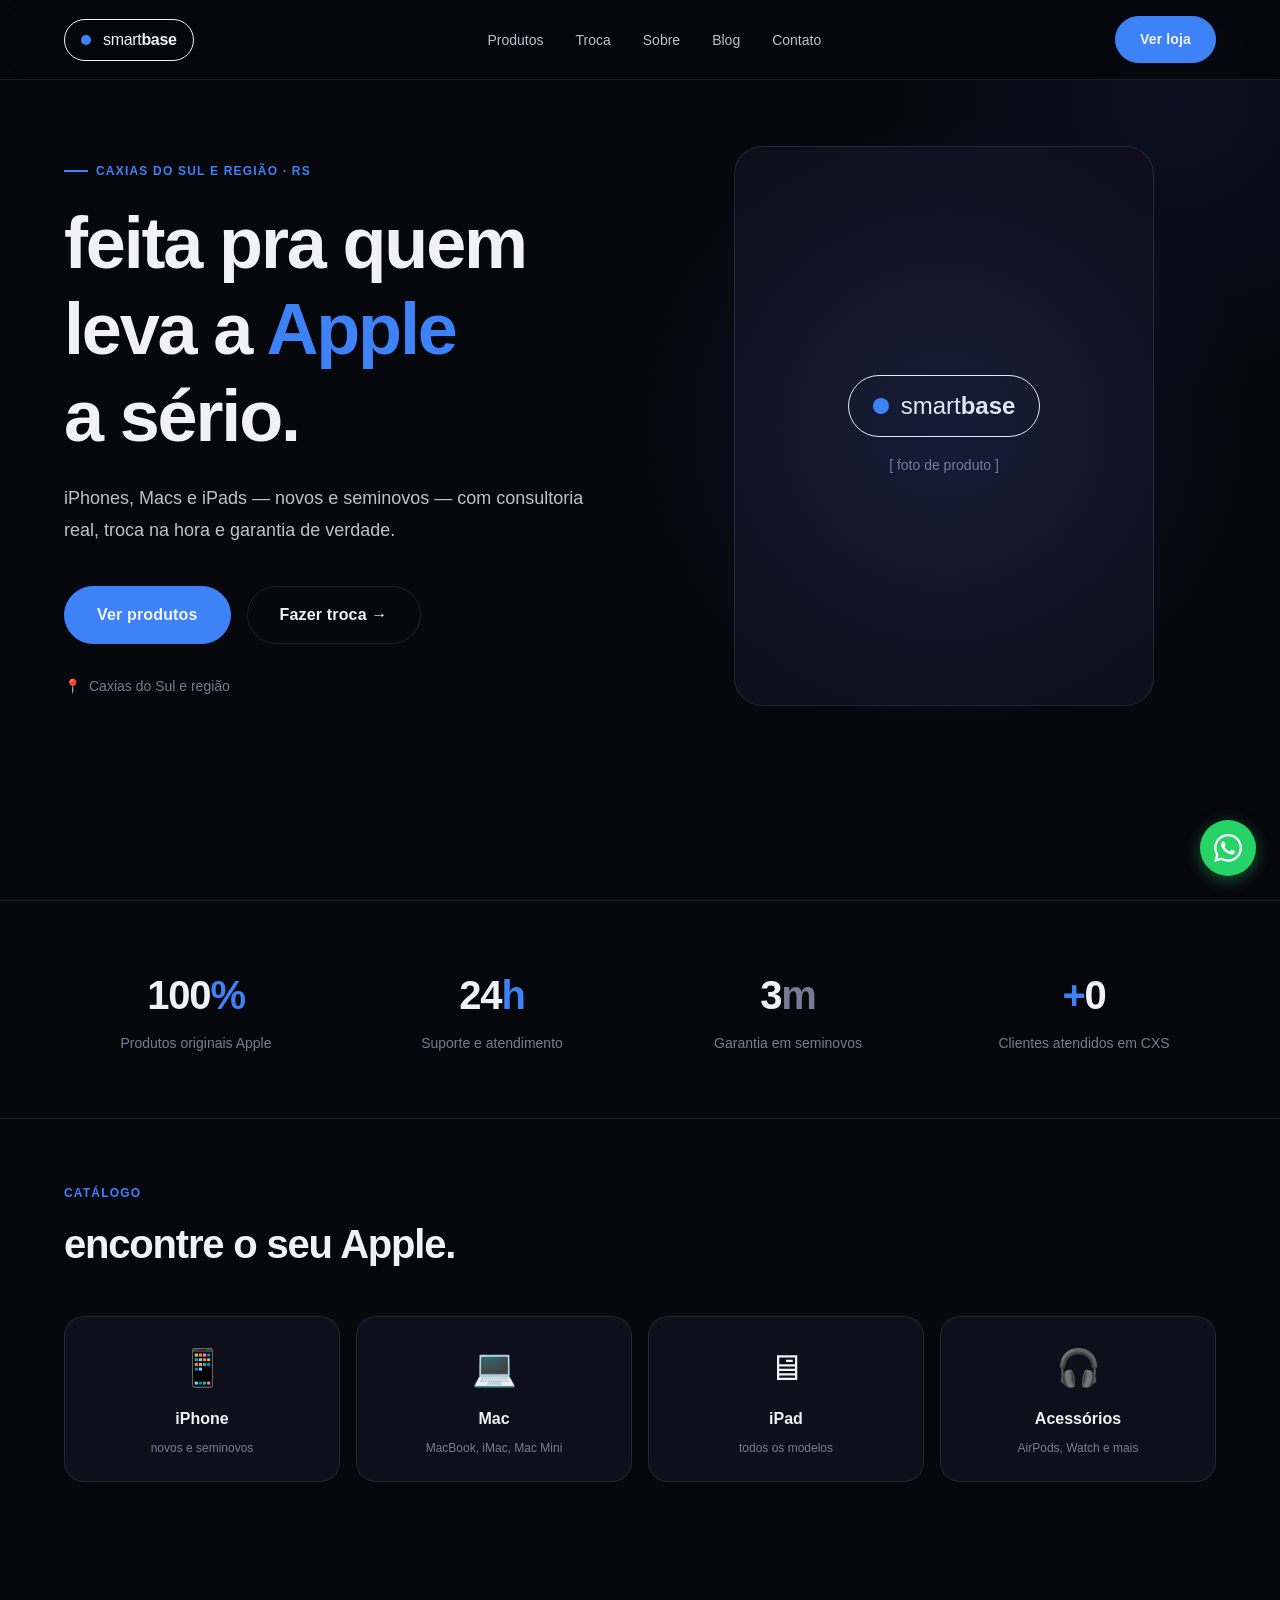
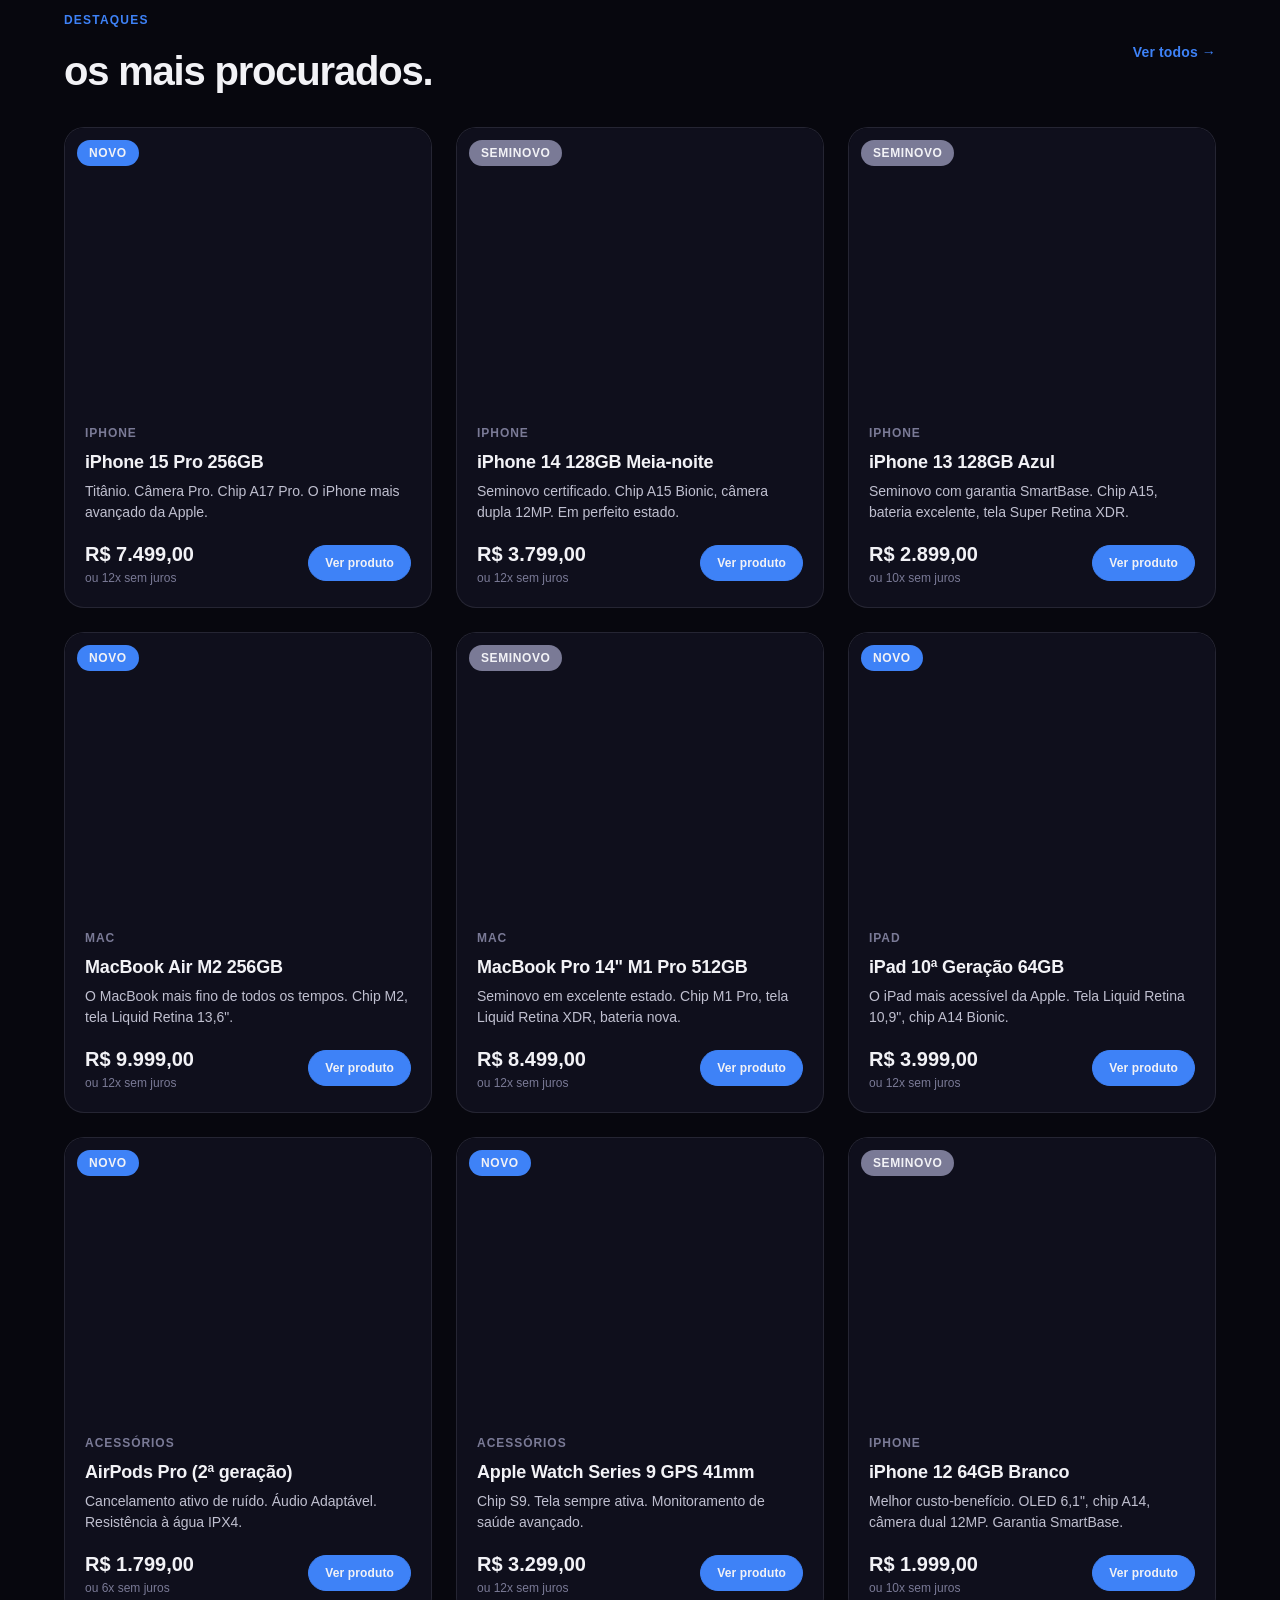
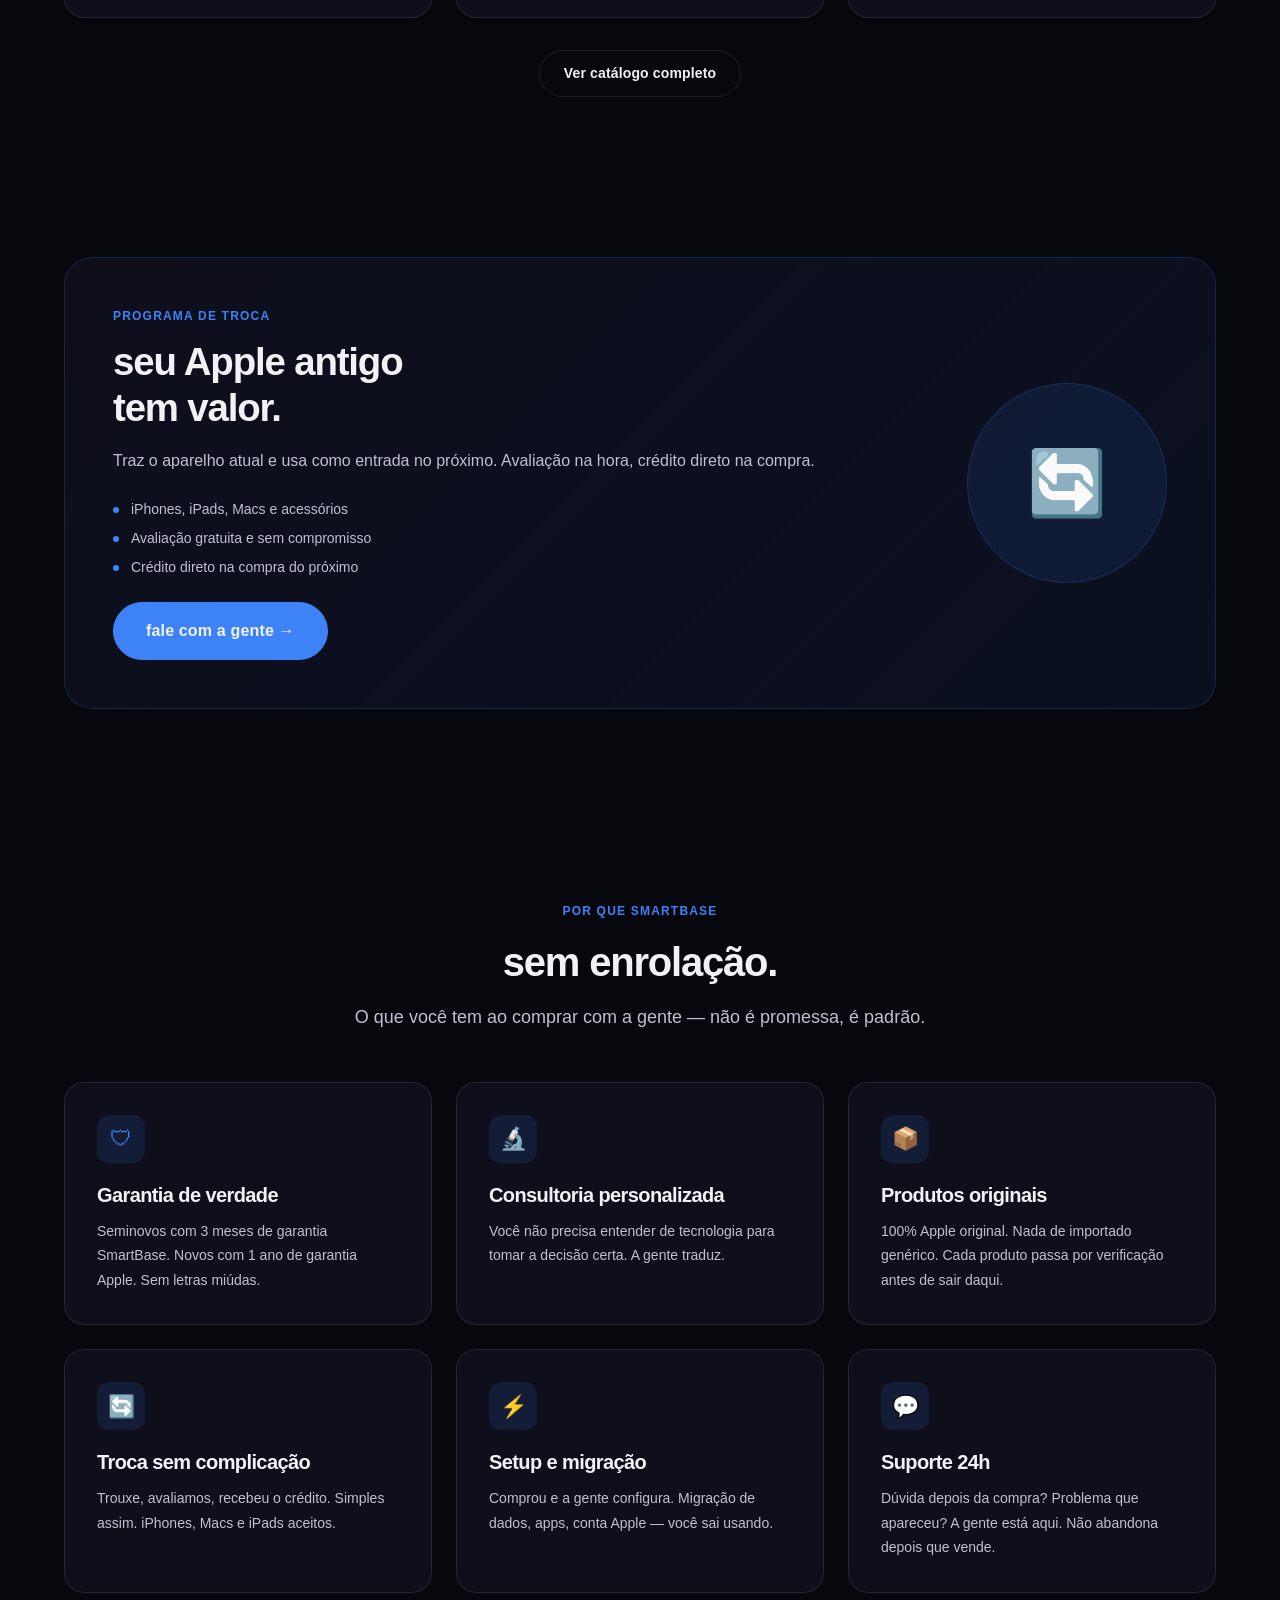
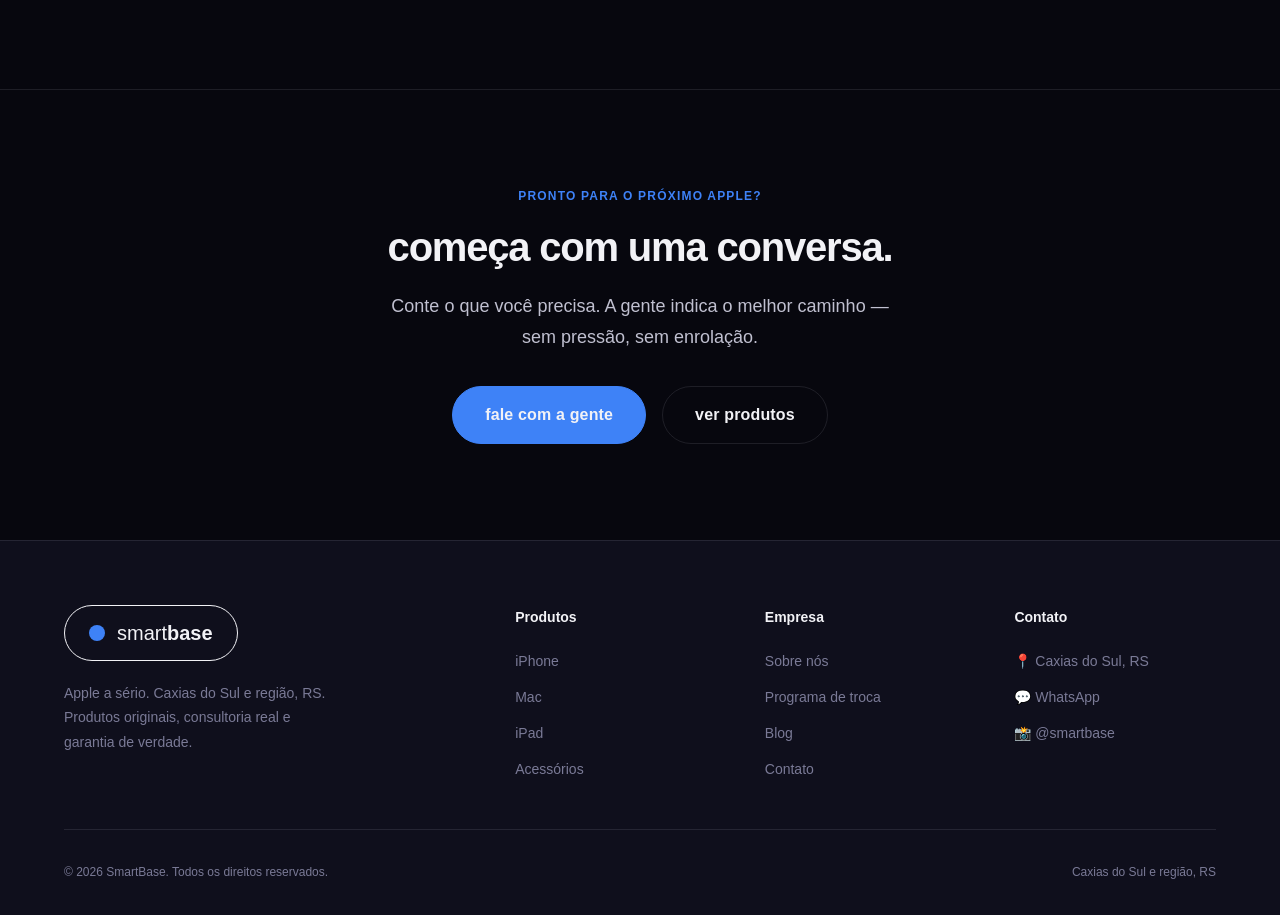
<file: index.html>
<!DOCTYPE html>
<html lang="pt-BR">
<head>
  <meta charset="UTF-8">
  <meta name="viewport" content="width=device-width, initial-scale=1.0">
  <title>SmartBase — Apple a Sério. Caxias do Sul e Região.</title>
  <meta name="description" content="Revendedora Apple em Caxias do Sul. iPhones, Macs e iPads novos e seminovos com garantia real. Consultoria, troca e suporte 24h.">

  <!-- Open Graph -->
  <meta property="og:title" content="SmartBase — Apple a Sério.">
  <meta property="og:description" content="Revendedora Apple em Caxias do Sul. Produtos originais, troca, garantia real e consultoria personalizada.">
  <meta property="og:type" content="website">
  <meta property="og:url" content="https://www.smartbase.com.br">
  <meta property="og:image" content="https://www.smartbase.com.br/og-image.jpg">

  <!-- Structured Data -->
  <script type="application/ld+json">
  {
    "@context": "https://schema.org",
    "@type": "Store",
    "name": "SmartBase",
    "description": "Revendedora Apple em Caxias do Sul — iPhones, Macs e iPads novos e seminovos",
    "url": "https://www.smartbase.com.br",
    "telephone": "+55-54-XXXX-XXXX",
    "address": {
      "@type": "PostalAddress",
      "addressLocality": "Caxias do Sul",
      "addressRegion": "RS",
      "addressCountry": "BR"
    },
    "openingHours": "Mo-Sa 09:00-18:00",
    "priceRange": "$$"
  }
  </script>

  <link rel="stylesheet" href="css/main.css">
  <link rel="stylesheet" href="css/components.css">
  <link rel="stylesheet" href="css/pages.css">
</head>
<body>

  <!-- Navigation -->
  <nav class="nav" role="navigation" aria-label="Navegação principal">
    <div class="container">
      <div class="nav__inner">
        <a href="index.html" class="nav__logo" aria-label="SmartBase — página inicial">
          <div class="nav__logo-mark">
            <span class="nav__logo-dot" aria-hidden="true"></span>
            <span class="nav__logo-text"><span class="wordmark-smart">smart</span><span class="wordmark-base">base</span></span>
          </div>
        </a>

        <ul class="nav__links" role="list">
          <li><a href="produtos.html" class="nav__link">Produtos</a></li>
          <li><a href="index.html#troca" class="nav__link">Troca</a></li>
          <li><a href="sobre.html" class="nav__link">Sobre</a></li>
          <li><a href="blog.html" class="nav__link">Blog</a></li>
          <li><a href="contato.html" class="nav__link">Contato</a></li>
        </ul>

        <div class="nav__actions">
          <a href="https://www.smartbase.com.br" class="btn btn-primary" target="_blank" rel="noopener">Ver loja</a>
          <button class="nav__hamburger" aria-label="Abrir menu" aria-expanded="false">
            <span></span><span></span><span></span>
          </button>
        </div>
      </div>

      <div class="nav__mobile-menu" role="menu">
        <a href="produtos.html" class="nav__link">Produtos</a>
        <a href="index.html#troca" class="nav__link">Troca</a>
        <a href="sobre.html" class="nav__link">Sobre</a>
        <a href="blog.html" class="nav__link">Blog</a>
        <a href="contato.html" class="nav__link">Contato</a>
        <a href="https://www.smartbase.com.br" class="btn btn-primary" target="_blank" rel="noopener">Ver loja →</a>
      </div>
    </div>
  </nav>

  <main>
    <!-- Hero -->
    <section class="hero section--lg">
      <div class="container">
        <div class="hero-split">
          <div class="hero__content" data-animate>
            <span class="hero__eyebrow">Caxias do Sul e Região · RS</span>
            <h1 class="hero__title">
              feita pra quem<br>
              leva a <span style="color: var(--color-signal)">Apple</span><br>
              a sério.
            </h1>
            <p class="hero__subtitle">
              iPhones, Macs e iPads — novos e seminovos — com
              consultoria real, troca na hora e garantia de verdade.
            </p>
            <div class="hero__actions">
              <a href="produtos.html" class="btn btn-primary btn-lg">Ver produtos</a>
              <a href="#troca" class="btn btn-secondary btn-lg">Fazer troca →</a>
            </div>
            <div class="hero__location">
              <span>📍</span>
              <span>Caxias do Sul e região</span>
            </div>
          </div>

          <div class="hero-split__visual" data-animate data-delay="2">
            <div class="hero-split__glow" aria-hidden="true"></div>
            <!-- Imagem de produto a ser inserida -->
            <div style="
              width: 100%;
              max-width: 420px;
              aspect-ratio: 3/4;
              background-color: var(--color-surface);
              border-radius: var(--radius-xl);
              border: 1px solid var(--color-border);
              display: flex;
              align-items: center;
              justify-content: center;
              flex-direction: column;
              gap: var(--space-4);
            ">
              <div class="logo-pill" style="font-size: var(--font-size-2xl);">
                <span class="logo-pill__dot"></span>
                <span><span class="wordmark-smart">smart</span><span class="wordmark-base">base</span></span>
              </div>
              <p class="text-label text-sm">[ foto de produto ]</p>
            </div>
          </div>
        </div>
      </div>
    </section>

    <!-- Stats -->
    <div class="stats">
      <div class="container">
        <div class="stats__grid">
          <div data-animate>
            <div class="stat__value">100<span style="color: var(--color-signal)">%</span></div>
            <div class="stat__label">Produtos originais Apple</div>
          </div>
          <div data-animate data-delay="1">
            <div class="stat__value">24<span style="color: var(--color-signal)">h</span></div>
            <div class="stat__label">Suporte e atendimento</div>
          </div>
          <div data-animate data-delay="2">
            <div class="stat__value">3<span style="color: var(--color-silver)" style="font-size: 0.6em">m</span></div>
            <div class="stat__label">Garantia em seminovos</div>
          </div>
          <div data-animate data-delay="3">
            <div class="stat__value"><span style="color: var(--color-signal)">+</span>0</div>
            <div class="stat__label">Clientes atendidos em CXS</div>
          </div>
        </div>
      </div>
    </div>

    <!-- Categorias -->
    <section class="categories section">
      <div class="container">
        <div class="section-header" data-animate>
          <p class="section-label">Catálogo</p>
          <h2 class="section-header__title">encontre o seu Apple.</h2>
        </div>

        <div class="categories__grid">
          <a href="produtos.html?cat=iphone" class="category-card" data-animate>
            <div class="category-card__icon">📱</div>
            <div class="category-card__name">iPhone</div>
            <div class="category-card__count">novos e seminovos</div>
          </a>
          <a href="produtos.html?cat=mac" class="category-card" data-animate data-delay="1">
            <div class="category-card__icon">💻</div>
            <div class="category-card__name">Mac</div>
            <div class="category-card__count">MacBook, iMac, Mac Mini</div>
          </a>
          <a href="produtos.html?cat=ipad" class="category-card" data-animate data-delay="2">
            <div class="category-card__icon">🖥</div>
            <div class="category-card__name">iPad</div>
            <div class="category-card__count">todos os modelos</div>
          </a>
          <a href="produtos.html?cat=acessorios" class="category-card" data-animate data-delay="3">
            <div class="category-card__icon">🎧</div>
            <div class="category-card__name">Acessórios</div>
            <div class="category-card__count">AirPods, Watch e mais</div>
          </a>
        </div>
      </div>
    </section>

    <!-- Produtos em Destaque -->
    <section class="products-featured section">
      <div class="container">
        <div class="flex-between mb-8" data-animate>
          <div>
            <p class="section-label">Destaques</p>
            <h2 class="section-header__title" style="margin-bottom: 0">os mais procurados.</h2>
          </div>
          <a href="produtos.html" class="btn btn-ghost hide-mobile">Ver todos →</a>
        </div>

        <div class="products-featured__grid" id="products-featured">
          <!-- Preenchido via products.js -->
          <div style="
            grid-column: 1/-1;
            display: flex;
            align-items: center;
            justify-content: center;
            padding: var(--space-16);
            color: var(--color-text-label);
            font-size: var(--font-size-sm);
          ">Carregando produtos...</div>
        </div>

        <div class="text-center mt-8" data-animate>
          <a href="produtos.html" class="btn btn-secondary">Ver catálogo completo</a>
        </div>
      </div>
    </section>

    <!-- Trade-in Banner -->
    <section class="section" id="troca">
      <div class="container">
        <div class="tradein-banner" data-animate>
          <div>
            <p class="tradein-banner__eyebrow">Programa de Troca</p>
            <h2 class="tradein-banner__title">seu Apple antigo<br>tem valor.</h2>
            <p class="tradein-banner__subtitle">
              Traz o aparelho atual e usa como entrada no próximo.
              Avaliação na hora, crédito direto na compra.
            </p>
            <ul class="tradein-banner__list">
              <li class="tradein-banner__item">iPhones, iPads, Macs e acessórios</li>
              <li class="tradein-banner__item">Avaliação gratuita e sem compromisso</li>
              <li class="tradein-banner__item">Crédito direto na compra do próximo</li>
            </ul>
            <a href="contato.html" class="btn btn-primary btn-lg">fale com a gente →</a>
          </div>
          <div style="
            display: flex;
            align-items: center;
            justify-content: center;
            width: 200px;
            height: 200px;
            border-radius: 50%;
            background: rgba(62, 130, 247, 0.1);
            border: 1px solid rgba(62, 130, 247, 0.2);
            font-size: 64px;
            flex-shrink: 0;
          " aria-hidden="true">🔄</div>
        </div>
      </div>
    </section>

    <!-- Diferenciais -->
    <section class="features section">
      <div class="container">
        <div class="section-header--center" data-animate>
          <p class="section-label">Por que SmartBase</p>
          <h2 class="section-header__title">sem enrolação.</h2>
          <p class="section-header__subtitle">O que você tem ao comprar com a gente — não é promessa, é padrão.</p>
        </div>

        <div class="features__grid">
          <div class="feature-card" data-animate>
            <div class="feature-card__icon">🛡</div>
            <h3 class="feature-card__title">Garantia de verdade</h3>
            <p class="feature-card__desc">Seminovos com 3 meses de garantia SmartBase. Novos com 1 ano de garantia Apple. Sem letras miúdas.</p>
          </div>
          <div class="feature-card" data-animate data-delay="1">
            <div class="feature-card__icon">🔬</div>
            <h3 class="feature-card__title">Consultoria personalizada</h3>
            <p class="feature-card__desc">Você não precisa entender de tecnologia para tomar a decisão certa. A gente traduz.</p>
          </div>
          <div class="feature-card" data-animate data-delay="2">
            <div class="feature-card__icon">📦</div>
            <h3 class="feature-card__title">Produtos originais</h3>
            <p class="feature-card__desc">100% Apple original. Nada de importado genérico. Cada produto passa por verificação antes de sair daqui.</p>
          </div>
          <div class="feature-card" data-animate>
            <div class="feature-card__icon">🔄</div>
            <h3 class="feature-card__title">Troca sem complicação</h3>
            <p class="feature-card__desc">Trouxe, avaliamos, recebeu o crédito. Simples assim. iPhones, Macs e iPads aceitos.</p>
          </div>
          <div class="feature-card" data-animate data-delay="1">
            <div class="feature-card__icon">⚡</div>
            <h3 class="feature-card__title">Setup e migração</h3>
            <p class="feature-card__desc">Comprou e a gente configura. Migração de dados, apps, conta Apple — você sai usando.</p>
          </div>
          <div class="feature-card" data-animate data-delay="2">
            <div class="feature-card__icon">💬</div>
            <h3 class="feature-card__title">Suporte 24h</h3>
            <p class="feature-card__desc">Dúvida depois da compra? Problema que apareceu? A gente está aqui. Não abandona depois que vende.</p>
          </div>
        </div>
      </div>
    </section>

    <!-- CTA Final -->
    <section class="section" style="border-top: 1px solid var(--color-border);">
      <div class="container text-center">
        <div data-animate>
          <p class="section-label">Pronto para o próximo Apple?</p>
          <h2 style="color: var(--color-white); margin-bottom: var(--space-5);">
            começa com uma conversa.
          </h2>
          <p style="font-size: var(--font-size-lg); color: var(--color-text-muted); margin-bottom: var(--space-8); max-width: 500px; margin-inline: auto;">
            Conte o que você precisa. A gente indica o melhor caminho — sem pressão, sem enrolação.
          </p>
          <div style="display: flex; gap: var(--space-4); justify-content: center; flex-wrap: wrap;">
            <a href="contato.html" class="btn btn-primary btn-lg">fale com a gente</a>
            <a href="produtos.html" class="btn btn-secondary btn-lg">ver produtos</a>
          </div>
        </div>
      </div>
    </section>
  </main>

  <!-- Footer -->
  <footer class="footer">
    <div class="container">
      <div class="footer__grid">
        <div class="footer__brand">
          <div class="logo-pill">
            <span class="logo-pill__dot"></span>
            <span><span class="wordmark-smart">smart</span><span class="wordmark-base">base</span></span>
          </div>
          <p>Apple a sério. Caxias do Sul e região, RS. Produtos originais, consultoria real e garantia de verdade.</p>
        </div>

        <div>
          <p class="footer__col-title">Produtos</p>
          <ul class="footer__links">
            <li><a href="produtos.html?cat=iphone" class="footer__link">iPhone</a></li>
            <li><a href="produtos.html?cat=mac" class="footer__link">Mac</a></li>
            <li><a href="produtos.html?cat=ipad" class="footer__link">iPad</a></li>
            <li><a href="produtos.html?cat=acessorios" class="footer__link">Acessórios</a></li>
          </ul>
        </div>

        <div>
          <p class="footer__col-title">Empresa</p>
          <ul class="footer__links">
            <li><a href="sobre.html" class="footer__link">Sobre nós</a></li>
            <li><a href="index.html#troca" class="footer__link">Programa de troca</a></li>
            <li><a href="blog.html" class="footer__link">Blog</a></li>
            <li><a href="contato.html" class="footer__link">Contato</a></li>
          </ul>
        </div>

        <div>
          <p class="footer__col-title">Contato</p>
          <ul class="footer__links">
            <li><span class="footer__link">📍 Caxias do Sul, RS</span></li>
            <li><a href="https://wa.me/5554XXXXXXXX" class="footer__link">💬 WhatsApp</a></li>
            <li><a href="https://instagram.com/smartbase" class="footer__link">📸 @smartbase</a></li>
          </ul>
        </div>
      </div>

      <div class="footer__bottom">
        <p class="footer__copyright">© 2026 SmartBase. Todos os direitos reservados.</p>
        <p class="footer__copyright">Caxias do Sul e região, RS</p>
      </div>
    </div>
  </footer>

  <!-- WhatsApp FAB -->
  <a href="https://wa.me/5554XXXXXXXX?text=Oi!%20Vim%20pelo%20site%20e%20quero%20saber%20mais%20sobre%20os%20produtos." class="whatsapp-fab" aria-label="Falar no WhatsApp" target="_blank" rel="noopener">
    <svg viewBox="0 0 24 24" xmlns="http://www.w3.org/2000/svg" aria-hidden="true">
      <path d="M17.472 14.382c-.297-.149-1.758-.867-2.03-.967-.273-.099-.471-.148-.67.15-.197.297-.767.966-.94 1.164-.173.199-.347.223-.644.075-.297-.15-1.255-.463-2.39-1.475-.883-.788-1.48-1.761-1.653-2.059-.173-.297-.018-.458.13-.606.134-.133.298-.347.446-.52.149-.174.198-.298.298-.497.099-.198.05-.371-.025-.52-.075-.149-.669-1.612-.916-2.207-.242-.579-.487-.5-.669-.51-.173-.008-.371-.01-.57-.01-.198 0-.52.074-.792.372-.272.297-1.04 1.016-1.04 2.479 0 1.462 1.065 2.875 1.213 3.074.149.198 2.096 3.2 5.077 4.487.709.306 1.262.489 1.694.625.712.227 1.36.195 1.871.118.571-.085 1.758-.719 2.006-1.413.248-.694.248-1.289.173-1.413-.074-.124-.272-.198-.57-.347m-5.421 7.403h-.004a9.87 9.87 0 01-5.031-1.378l-.361-.214-3.741.982.998-3.648-.235-.374a9.86 9.86 0 01-1.51-5.26c.001-5.45 4.436-9.884 9.888-9.884 2.64 0 5.122 1.03 6.988 2.898a9.825 9.825 0 012.893 6.994c-.003 5.45-4.437 9.884-9.885 9.884m8.413-18.297A11.815 11.815 0 0012.05 0C5.495 0 .16 5.335.157 11.892c0 2.096.547 4.142 1.588 5.945L.057 24l6.305-1.654a11.882 11.882 0 005.683 1.448h.005c6.554 0 11.89-5.335 11.893-11.893a11.821 11.821 0 00-3.48-8.413z"/>
    </svg>
  </a>

  <script src="js/main.js"></script>
  <script src="js/products.js"></script>
</body>
</html>
</file>
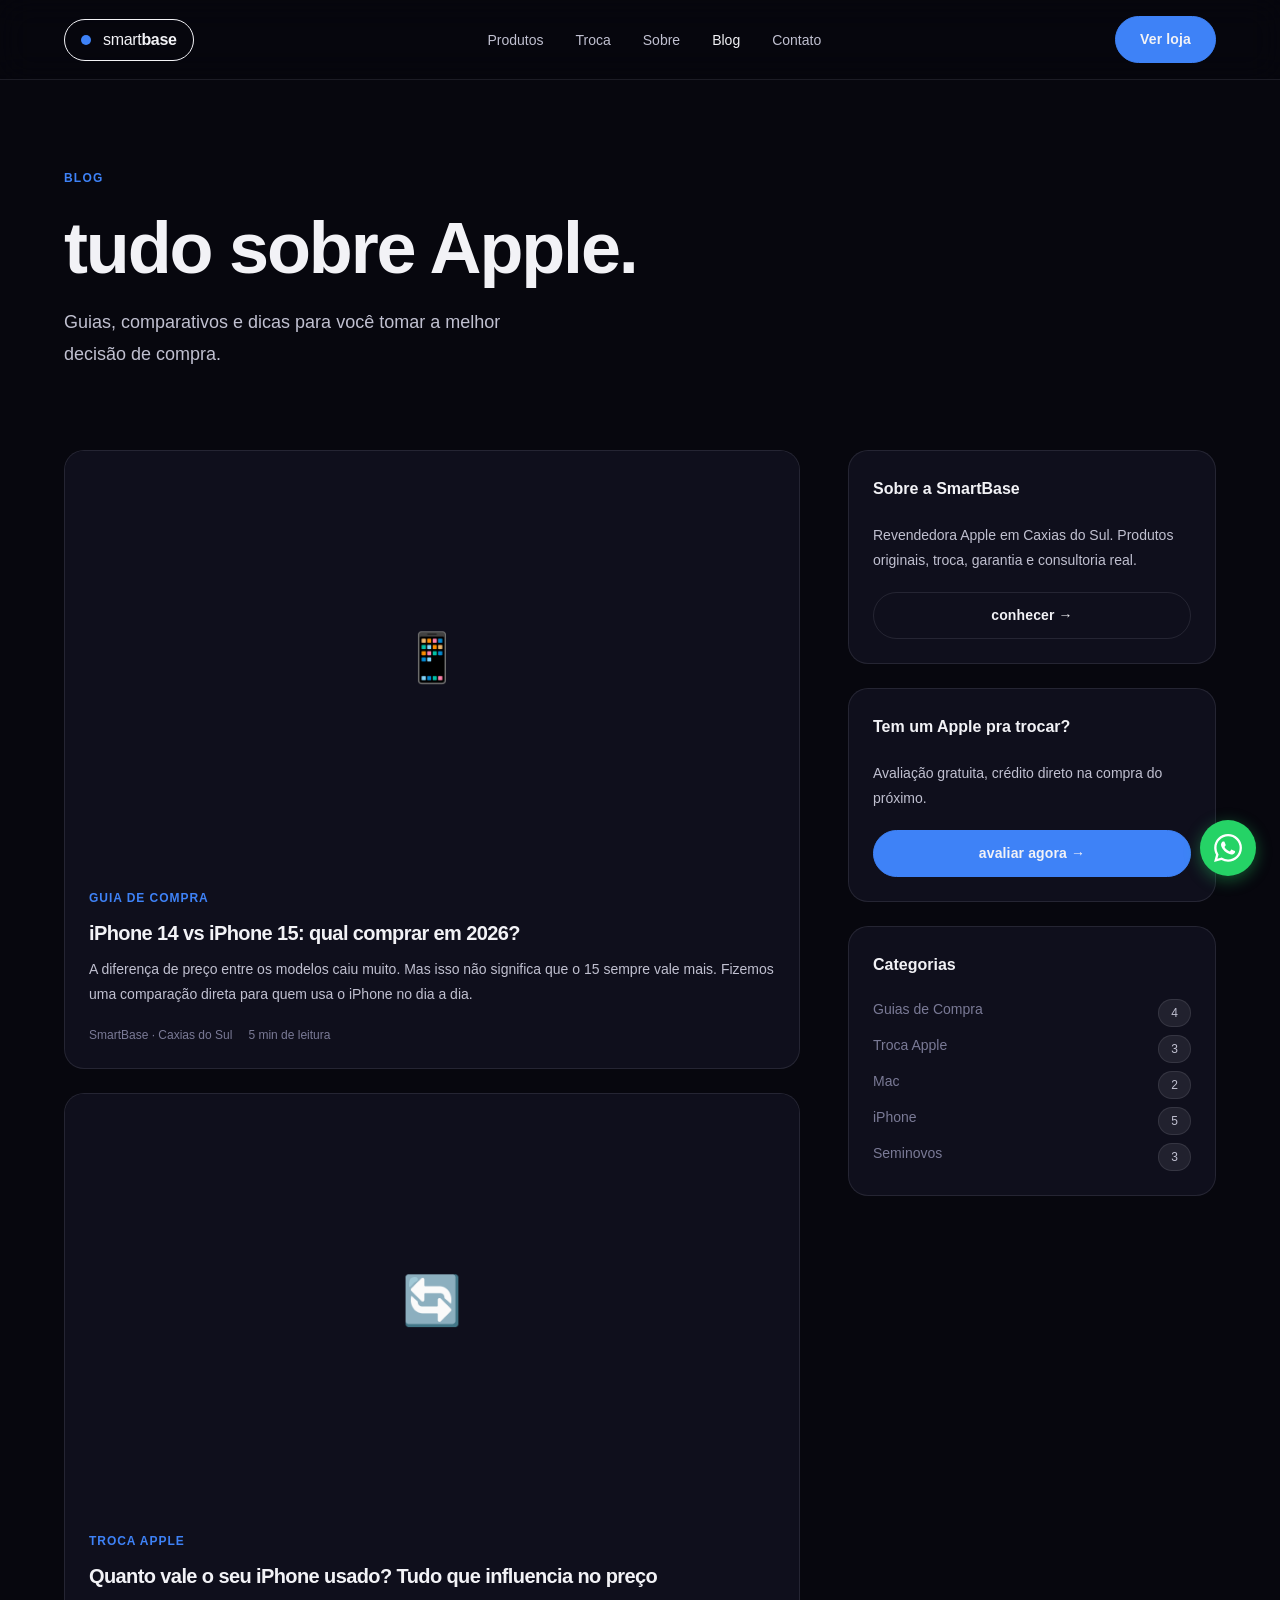
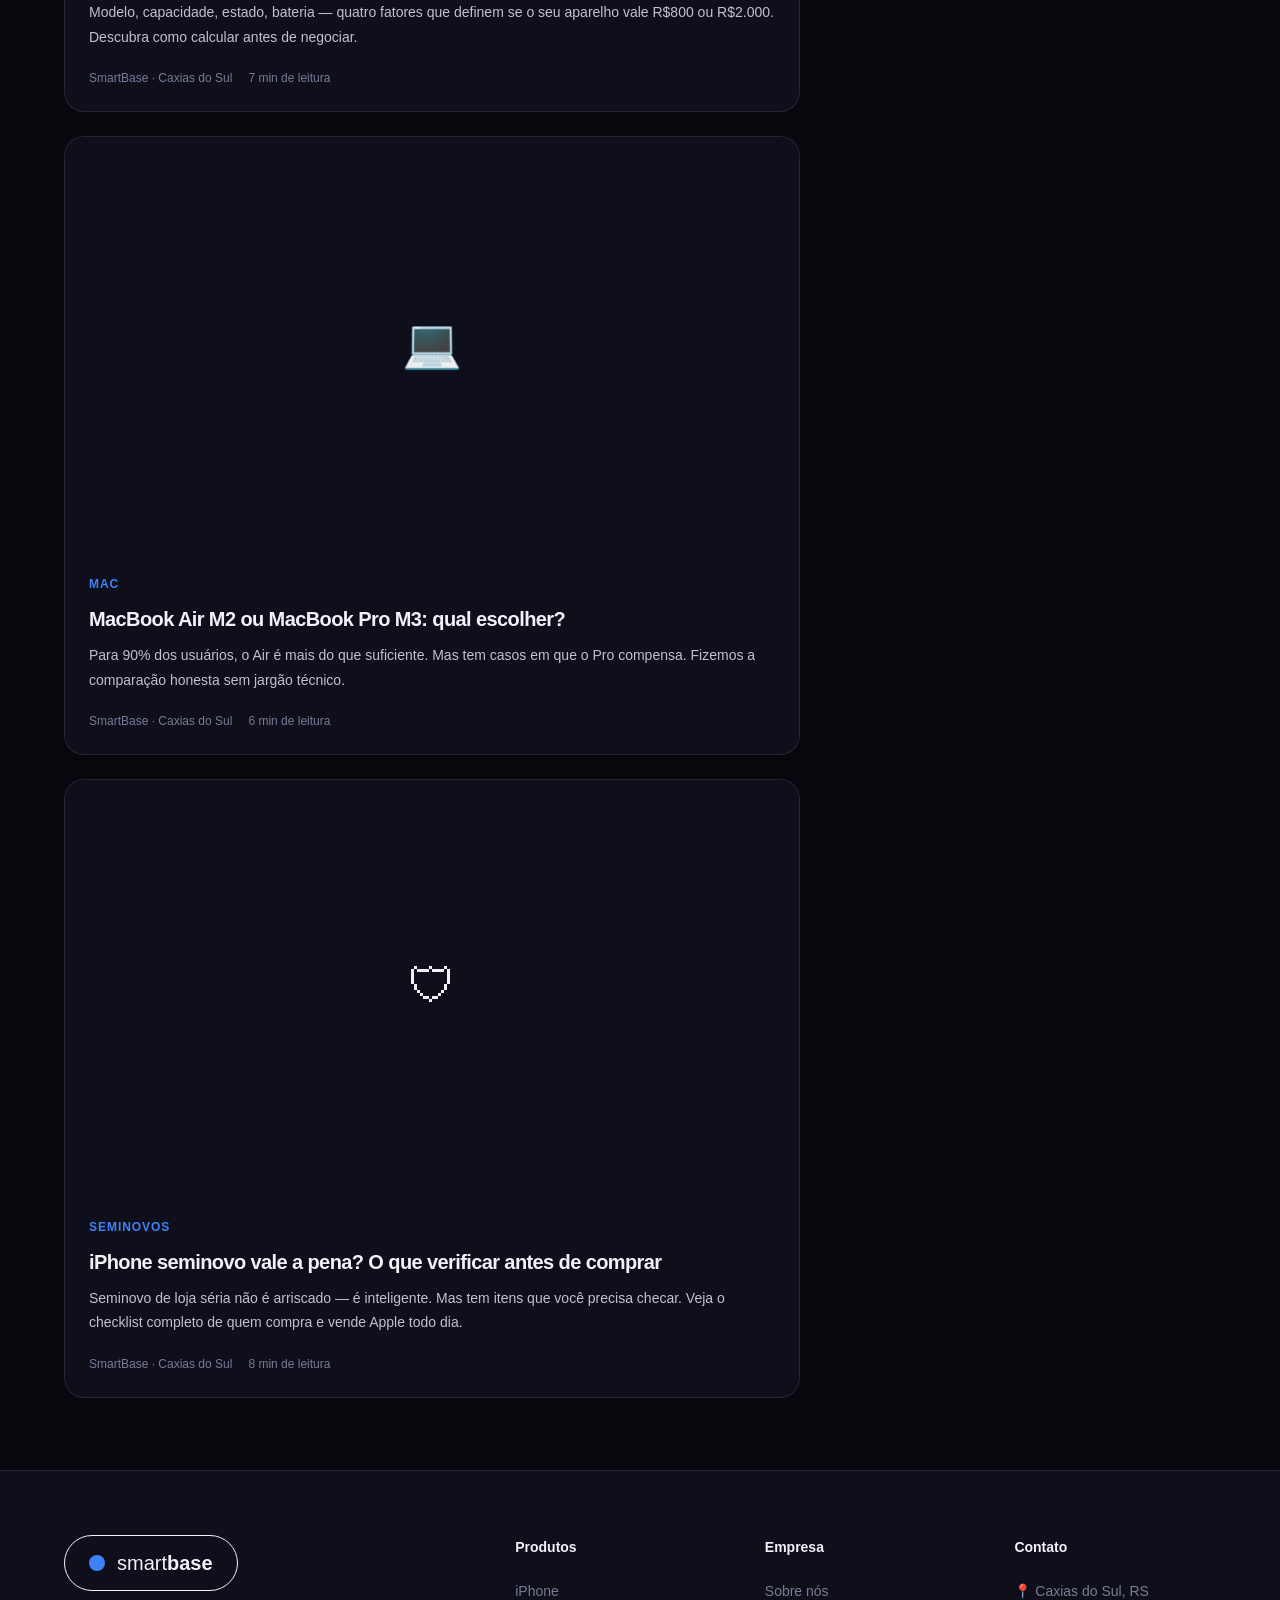
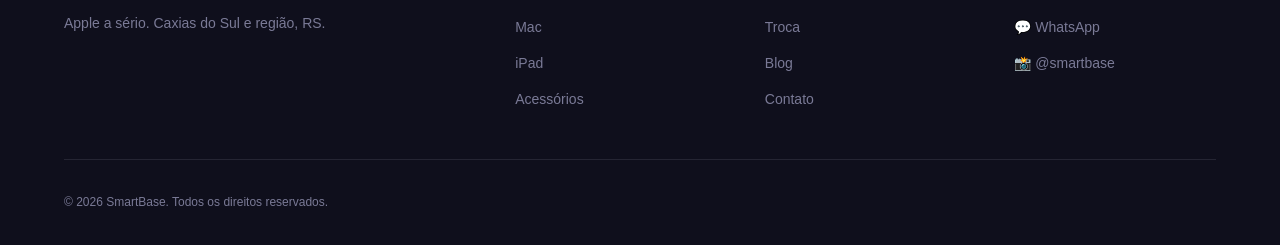
<file: blog.html>
<!DOCTYPE html>
<html lang="pt-BR">
<head>
  <meta charset="UTF-8">
  <meta name="viewport" content="width=device-width, initial-scale=1.0">
  <title>Blog — SmartBase | Guias e Dicas Apple em Caxias do Sul</title>
  <meta name="description" content="Guias, comparativos e dicas Apple da SmartBase. Tudo que você precisa saber antes de comprar um iPhone, Mac ou iPad.">
  <link rel="stylesheet" href="css/main.css">
  <link rel="stylesheet" href="css/components.css">
  <link rel="stylesheet" href="css/pages.css">
</head>
<body>

  <nav class="nav">
    <div class="container">
      <div class="nav__inner">
        <a href="index.html" class="nav__logo">
          <div class="nav__logo-mark">
            <span class="nav__logo-dot"></span>
            <span class="nav__logo-text"><span class="wordmark-smart">smart</span><span class="wordmark-base">base</span></span>
          </div>
        </a>
        <ul class="nav__links">
          <li><a href="produtos.html" class="nav__link">Produtos</a></li>
          <li><a href="index.html#troca" class="nav__link">Troca</a></li>
          <li><a href="sobre.html" class="nav__link">Sobre</a></li>
          <li><a href="blog.html" class="nav__link is-active">Blog</a></li>
          <li><a href="contato.html" class="nav__link">Contato</a></li>
        </ul>
        <div class="nav__actions">
          <a href="https://www.smartbase.com.br" class="btn btn-primary" target="_blank" rel="noopener">Ver loja</a>
          <button class="nav__hamburger" aria-label="Abrir menu"><span></span><span></span><span></span></button>
        </div>
      </div>
      <div class="nav__mobile-menu">
        <a href="produtos.html" class="nav__link">Produtos</a>
        <a href="index.html#troca" class="nav__link">Troca</a>
        <a href="sobre.html" class="nav__link">Sobre</a>
        <a href="blog.html" class="nav__link">Blog</a>
        <a href="contato.html" class="nav__link">Contato</a>
        <a href="https://www.smartbase.com.br" class="btn btn-primary" target="_blank" rel="noopener">Ver loja →</a>
      </div>
    </div>
  </nav>

  <main class="blog-page">
    <div class="container">
      <div style="padding-block: var(--space-12) var(--space-8);" data-animate>
        <p class="section-label">Blog</p>
        <h1 style="color: var(--color-white); margin-bottom: var(--space-4);">tudo sobre Apple.</h1>
        <p style="font-size: var(--font-size-lg); color: var(--color-text-muted); max-width: 480px;">
          Guias, comparativos e dicas para você tomar a melhor decisão de compra.
        </p>
      </div>

      <div class="blog-grid">
        <!-- Posts -->
        <div>
          <!-- Post 1 -->
          <article class="blog-post-card" data-animate>
            <div class="blog-post-card__image">
              <div style="width:100%;aspect-ratio:16/9;background:var(--color-surface);display:flex;align-items:center;justify-content:center;font-size:48px;">📱</div>
            </div>
            <div class="blog-post-card__body">
              <p class="blog-post-card__category">Guia de Compra</p>
              <h2 class="blog-post-card__title">
                <a href="blog/post-template.html">iPhone 14 vs iPhone 15: qual comprar em 2026?</a>
              </h2>
              <p class="blog-post-card__excerpt">
                A diferença de preço entre os modelos caiu muito. Mas isso não significa que o 15 sempre vale mais.
                Fizemos uma comparação direta para quem usa o iPhone no dia a dia.
              </p>
              <div class="blog-post-card__meta">
                <span>SmartBase · Caxias do Sul</span>
                <span>5 min de leitura</span>
              </div>
            </div>
          </article>

          <!-- Post 2 -->
          <article class="blog-post-card" data-animate>
            <div class="blog-post-card__image">
              <div style="width:100%;aspect-ratio:16/9;background:var(--color-surface);display:flex;align-items:center;justify-content:center;font-size:48px;">🔄</div>
            </div>
            <div class="blog-post-card__body">
              <p class="blog-post-card__category">Troca Apple</p>
              <h2 class="blog-post-card__title">
                <a href="blog/post-template.html">Quanto vale o seu iPhone usado? Tudo que influencia no preço</a>
              </h2>
              <p class="blog-post-card__excerpt">
                Modelo, capacidade, estado, bateria — quatro fatores que definem se o seu aparelho vale R$800 ou R$2.000.
                Descubra como calcular antes de negociar.
              </p>
              <div class="blog-post-card__meta">
                <span>SmartBase · Caxias do Sul</span>
                <span>7 min de leitura</span>
              </div>
            </div>
          </article>

          <!-- Post 3 -->
          <article class="blog-post-card" data-animate>
            <div class="blog-post-card__image">
              <div style="width:100%;aspect-ratio:16/9;background:var(--color-surface);display:flex;align-items:center;justify-content:center;font-size:48px;">💻</div>
            </div>
            <div class="blog-post-card__body">
              <p class="blog-post-card__category">Mac</p>
              <h2 class="blog-post-card__title">
                <a href="blog/post-template.html">MacBook Air M2 ou MacBook Pro M3: qual escolher?</a>
              </h2>
              <p class="blog-post-card__excerpt">
                Para 90% dos usuários, o Air é mais do que suficiente. Mas tem casos em que o Pro compensa.
                Fizemos a comparação honesta sem jargão técnico.
              </p>
              <div class="blog-post-card__meta">
                <span>SmartBase · Caxias do Sul</span>
                <span>6 min de leitura</span>
              </div>
            </div>
          </article>

          <!-- Post 4 -->
          <article class="blog-post-card" data-animate>
            <div class="blog-post-card__image">
              <div style="width:100%;aspect-ratio:16/9;background:var(--color-surface);display:flex;align-items:center;justify-content:center;font-size:48px;">🛡</div>
            </div>
            <div class="blog-post-card__body">
              <p class="blog-post-card__category">Seminovos</p>
              <h2 class="blog-post-card__title">
                <a href="blog/post-template.html">iPhone seminovo vale a pena? O que verificar antes de comprar</a>
              </h2>
              <p class="blog-post-card__excerpt">
                Seminovo de loja séria não é arriscado — é inteligente. Mas tem itens que você precisa checar.
                Veja o checklist completo de quem compra e vende Apple todo dia.
              </p>
              <div class="blog-post-card__meta">
                <span>SmartBase · Caxias do Sul</span>
                <span>8 min de leitura</span>
              </div>
            </div>
          </article>
        </div>

        <!-- Sidebar -->
        <aside class="blog-sidebar">
          <div class="sidebar-widget">
            <p class="sidebar-widget__title">Sobre a SmartBase</p>
            <p style="font-size: var(--font-size-sm); color: var(--color-text-muted); line-height: var(--line-height-loose); margin-bottom: var(--space-5);">
              Revendedora Apple em Caxias do Sul. Produtos originais, troca, garantia e consultoria real.
            </p>
            <a href="sobre.html" class="btn btn-secondary" style="width: 100%; justify-content: center;">conhecer →</a>
          </div>

          <div class="sidebar-widget">
            <p class="sidebar-widget__title">Tem um Apple pra trocar?</p>
            <p style="font-size: var(--font-size-sm); color: var(--color-text-muted); line-height: var(--line-height-loose); margin-bottom: var(--space-5);">
              Avaliação gratuita, crédito direto na compra do próximo.
            </p>
            <a href="contato.html" class="btn btn-primary" style="width: 100%; justify-content: center;">avaliar agora →</a>
          </div>

          <div class="sidebar-widget">
            <p class="sidebar-widget__title">Categorias</p>
            <ul style="display: flex; flex-direction: column; gap: var(--space-2); margin-top: var(--space-3);">
              <li><a href="#" class="footer__link" style="display: flex; justify-content: space-between;">Guias de Compra <span class="tag">4</span></a></li>
              <li><a href="#" class="footer__link" style="display: flex; justify-content: space-between;">Troca Apple <span class="tag">3</span></a></li>
              <li><a href="#" class="footer__link" style="display: flex; justify-content: space-between;">Mac <span class="tag">2</span></a></li>
              <li><a href="#" class="footer__link" style="display: flex; justify-content: space-between;">iPhone <span class="tag">5</span></a></li>
              <li><a href="#" class="footer__link" style="display: flex; justify-content: space-between;">Seminovos <span class="tag">3</span></a></li>
            </ul>
          </div>
        </aside>
      </div>
    </div>
  </main>

  <footer class="footer">
    <div class="container">
      <div class="footer__grid">
        <div class="footer__brand">
          <div class="logo-pill"><span class="logo-pill__dot"></span><span><span class="wordmark-smart">smart</span><span class="wordmark-base">base</span></span></div>
          <p>Apple a sério. Caxias do Sul e região, RS.</p>
        </div>
        <div>
          <p class="footer__col-title">Produtos</p>
          <ul class="footer__links">
            <li><a href="produtos.html?cat=iphone" class="footer__link">iPhone</a></li>
            <li><a href="produtos.html?cat=mac" class="footer__link">Mac</a></li>
            <li><a href="produtos.html?cat=ipad" class="footer__link">iPad</a></li>
            <li><a href="produtos.html?cat=acessorios" class="footer__link">Acessórios</a></li>
          </ul>
        </div>
        <div>
          <p class="footer__col-title">Empresa</p>
          <ul class="footer__links">
            <li><a href="sobre.html" class="footer__link">Sobre nós</a></li>
            <li><a href="index.html#troca" class="footer__link">Troca</a></li>
            <li><a href="blog.html" class="footer__link">Blog</a></li>
            <li><a href="contato.html" class="footer__link">Contato</a></li>
          </ul>
        </div>
        <div>
          <p class="footer__col-title">Contato</p>
          <ul class="footer__links">
            <li><span class="footer__link">📍 Caxias do Sul, RS</span></li>
            <li><a href="https://wa.me/5554XXXXXXXX" class="footer__link">💬 WhatsApp</a></li>
            <li><a href="https://instagram.com/smartbase" class="footer__link">📸 @smartbase</a></li>
          </ul>
        </div>
      </div>
      <div class="footer__bottom">
        <p class="footer__copyright">© 2026 SmartBase. Todos os direitos reservados.</p>
      </div>
    </div>
  </footer>

  <a href="https://wa.me/5554XXXXXXXX" class="whatsapp-fab" aria-label="Falar no WhatsApp" target="_blank" rel="noopener">
    <svg viewBox="0 0 24 24" xmlns="http://www.w3.org/2000/svg" aria-hidden="true">
      <path d="M17.472 14.382c-.297-.149-1.758-.867-2.03-.967-.273-.099-.471-.148-.67.15-.197.297-.767.966-.94 1.164-.173.199-.347.223-.644.075-.297-.15-1.255-.463-2.39-1.475-.883-.788-1.48-1.761-1.653-2.059-.173-.297-.018-.458.13-.606.134-.133.298-.347.446-.52.149-.174.198-.298.298-.497.099-.198.05-.371-.025-.52-.075-.149-.669-1.612-.916-2.207-.242-.579-.487-.5-.669-.51-.173-.008-.371-.01-.57-.01-.198 0-.52.074-.792.372-.272.297-1.04 1.016-1.04 2.479 0 1.462 1.065 2.875 1.213 3.074.149.198 2.096 3.2 5.077 4.487.709.306 1.262.489 1.694.625.712.227 1.36.195 1.871.118.571-.085 1.758-.719 2.006-1.413.248-.694.248-1.289.173-1.413-.074-.124-.272-.198-.57-.347m-5.421 7.403h-.004a9.87 9.87 0 01-5.031-1.378l-.361-.214-3.741.982.998-3.648-.235-.374a9.86 9.86 0 01-1.51-5.26c.001-5.45 4.436-9.884 9.888-9.884 2.64 0 5.122 1.03 6.988 2.898a9.825 9.825 0 012.893 6.994c-.003 5.45-4.437 9.884-9.885 9.884m8.413-18.297A11.815 11.815 0 0012.05 0C5.495 0 .16 5.335.157 11.892c0 2.096.547 4.142 1.588 5.945L.057 24l6.305-1.654a11.882 11.882 0 005.683 1.448h.005c6.554 0 11.89-5.335 11.893-11.893a11.821 11.821 0 00-3.48-8.413z"/>
    </svg>
  </a>

  <script src="js/main.js"></script>
</body>
</html>
</file>
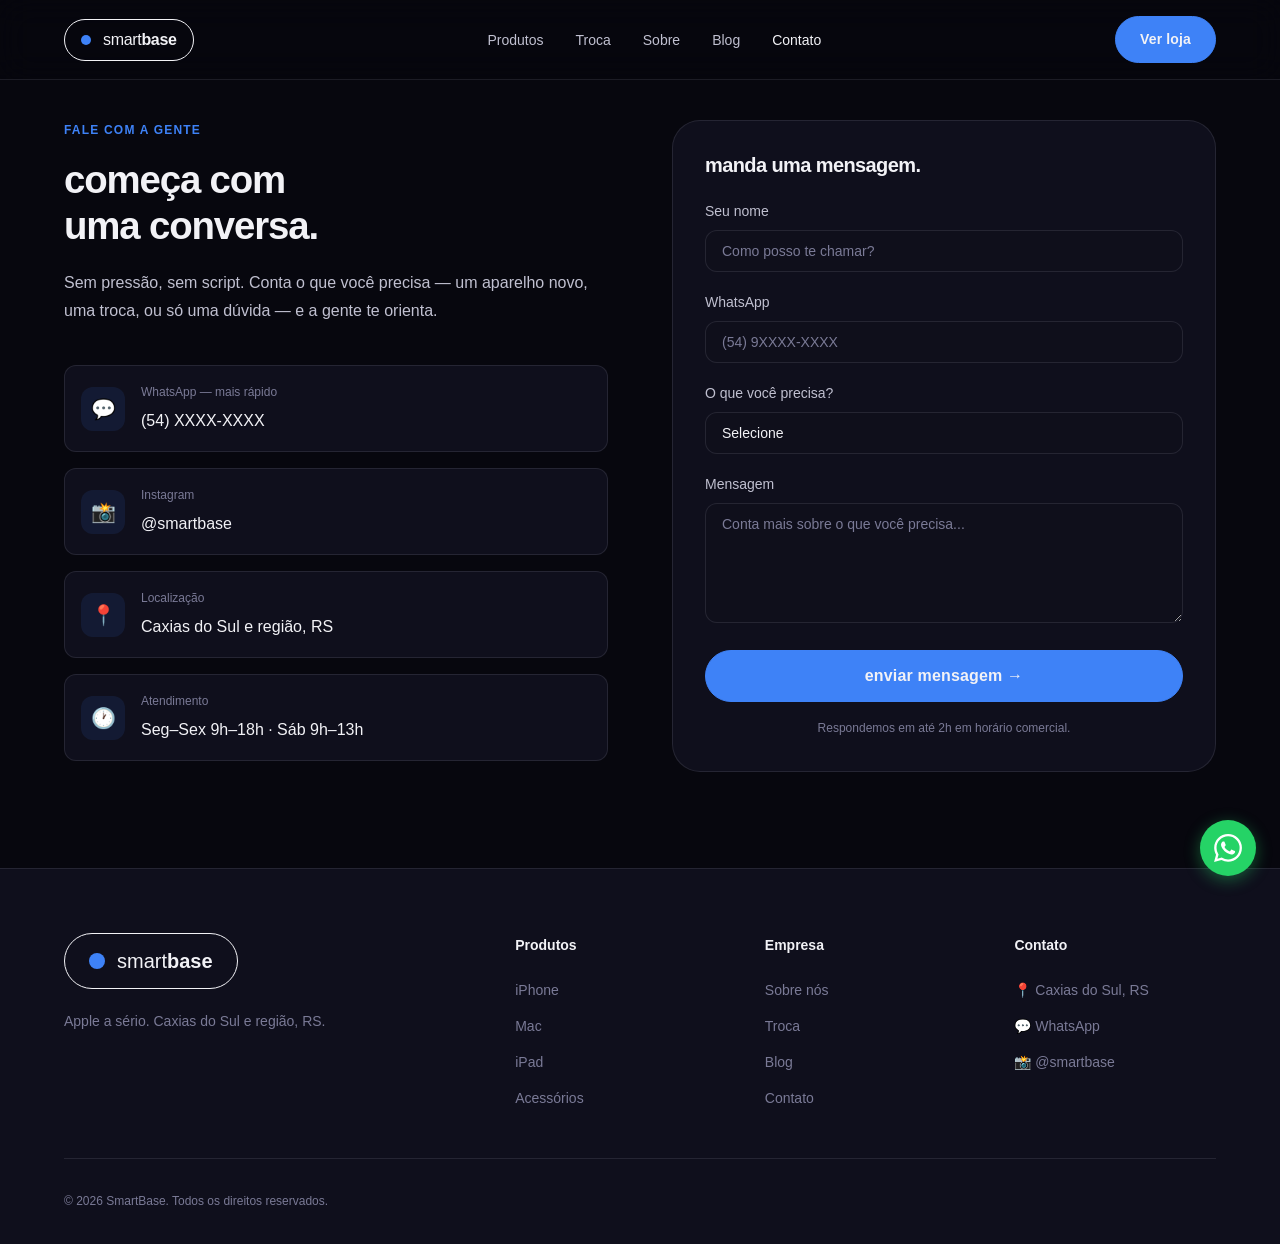
<file: contato.html>
<!DOCTYPE html>
<html lang="pt-BR">
<head>
  <meta charset="UTF-8">
  <meta name="viewport" content="width=device-width, initial-scale=1.0">
  <title>Contato — SmartBase | Fale com a Gente</title>
  <meta name="description" content="Entre em contato com a SmartBase. Tire dúvidas, faça uma avaliação de troca ou solicite consultoria. Caxias do Sul, RS.">
  <link rel="stylesheet" href="css/main.css">
  <link rel="stylesheet" href="css/components.css">
  <link rel="stylesheet" href="css/pages.css">
</head>
<body>

  <nav class="nav">
    <div class="container">
      <div class="nav__inner">
        <a href="index.html" class="nav__logo">
          <div class="nav__logo-mark">
            <span class="nav__logo-dot"></span>
            <span class="nav__logo-text"><span class="wordmark-smart">smart</span><span class="wordmark-base">base</span></span>
          </div>
        </a>
        <ul class="nav__links">
          <li><a href="produtos.html" class="nav__link">Produtos</a></li>
          <li><a href="index.html#troca" class="nav__link">Troca</a></li>
          <li><a href="sobre.html" class="nav__link">Sobre</a></li>
          <li><a href="blog.html" class="nav__link">Blog</a></li>
          <li><a href="contato.html" class="nav__link is-active">Contato</a></li>
        </ul>
        <div class="nav__actions">
          <a href="https://www.smartbase.com.br" class="btn btn-primary" target="_blank" rel="noopener">Ver loja</a>
          <button class="nav__hamburger" aria-label="Abrir menu"><span></span><span></span><span></span></button>
        </div>
      </div>
      <div class="nav__mobile-menu">
        <a href="produtos.html" class="nav__link">Produtos</a>
        <a href="index.html#troca" class="nav__link">Troca</a>
        <a href="sobre.html" class="nav__link">Sobre</a>
        <a href="blog.html" class="nav__link">Blog</a>
        <a href="contato.html" class="nav__link">Contato</a>
        <a href="https://www.smartbase.com.br" class="btn btn-primary" target="_blank" rel="noopener">Ver loja →</a>
      </div>
    </div>
  </nav>

  <main class="contact-page">
    <div class="container">
      <div class="contact-grid">

        <!-- Coluna esquerda — Informações -->
        <div data-animate>
          <p class="section-label">Fale com a gente</p>
          <h1 class="contact-info__title">começa com<br>uma conversa.</h1>
          <p class="contact-info__subtitle">
            Sem pressão, sem script. Conta o que você precisa — um aparelho novo, uma troca,
            ou só uma dúvida — e a gente te orienta.
          </p>

          <div class="contact-channels">
            <a href="https://wa.me/5554XXXXXXXX?text=Oi!%20Quero%20falar%20com%20a%20SmartBase." class="contact-channel" target="_blank" rel="noopener">
              <div class="contact-channel__icon">💬</div>
              <div>
                <p class="contact-channel__label">WhatsApp — mais rápido</p>
                <p class="contact-channel__value">(54) XXXX-XXXX</p>
              </div>
            </a>

            <a href="https://instagram.com/smartbase" class="contact-channel" target="_blank" rel="noopener">
              <div class="contact-channel__icon">📸</div>
              <div>
                <p class="contact-channel__label">Instagram</p>
                <p class="contact-channel__value">@smartbase</p>
              </div>
            </a>

            <div class="contact-channel">
              <div class="contact-channel__icon">📍</div>
              <div>
                <p class="contact-channel__label">Localização</p>
                <p class="contact-channel__value">Caxias do Sul e região, RS</p>
              </div>
            </div>

            <div class="contact-channel">
              <div class="contact-channel__icon">🕐</div>
              <div>
                <p class="contact-channel__label">Atendimento</p>
                <p class="contact-channel__value">Seg–Sex 9h–18h · Sáb 9h–13h</p>
              </div>
            </div>
          </div>
        </div>

        <!-- Coluna direita — Formulário -->
        <div data-animate data-delay="2">
          <div class="contact-form">
            <h2 style="color: var(--color-white); font-size: var(--font-size-xl); margin-bottom: var(--space-6);">
              manda uma mensagem.
            </h2>

            <form id="contact-form" novalidate>
              <div class="form-group">
                <label class="form-label" for="name">Seu nome</label>
                <input
                  type="text"
                  id="name"
                  name="name"
                  class="form-input"
                  placeholder="Como posso te chamar?"
                  required
                  autocomplete="name"
                >
              </div>

              <div class="form-group">
                <label class="form-label" for="whatsapp">WhatsApp</label>
                <input
                  type="tel"
                  id="whatsapp"
                  name="whatsapp"
                  class="form-input"
                  placeholder="(54) 9XXXX-XXXX"
                  required
                  autocomplete="tel"
                >
              </div>

              <div class="form-group">
                <label class="form-label" for="assunto">O que você precisa?</label>
                <select id="assunto" name="assunto" class="form-select" style="color: var(--color-text);">
                  <option value="" disabled selected style="color: var(--color-silver);">Selecione</option>
                  <option value="comprar">Quero comprar um produto</option>
                  <option value="troca">Quero fazer uma troca</option>
                  <option value="suporte">Preciso de suporte técnico</option>
                  <option value="duvida">Tenho uma dúvida</option>
                  <option value="outro">Outro assunto</option>
                </select>
              </div>

              <div class="form-group">
                <label class="form-label" for="mensagem">Mensagem</label>
                <textarea
                  id="mensagem"
                  name="mensagem"
                  class="form-textarea"
                  placeholder="Conta mais sobre o que você precisa..."
                  rows="4"
                ></textarea>
              </div>

              <button type="submit" class="btn btn-primary btn-lg" style="width: 100%;">
                enviar mensagem →
              </button>

              <p class="text-xs text-label text-center mt-4">
                Respondemos em até 2h em horário comercial.
              </p>
            </form>
          </div>
        </div>

      </div>
    </div>
  </main>

  <footer class="footer">
    <div class="container">
      <div class="footer__grid">
        <div class="footer__brand">
          <div class="logo-pill"><span class="logo-pill__dot"></span><span><span class="wordmark-smart">smart</span><span class="wordmark-base">base</span></span></div>
          <p>Apple a sério. Caxias do Sul e região, RS.</p>
        </div>
        <div>
          <p class="footer__col-title">Produtos</p>
          <ul class="footer__links">
            <li><a href="produtos.html?cat=iphone" class="footer__link">iPhone</a></li>
            <li><a href="produtos.html?cat=mac" class="footer__link">Mac</a></li>
            <li><a href="produtos.html?cat=ipad" class="footer__link">iPad</a></li>
            <li><a href="produtos.html?cat=acessorios" class="footer__link">Acessórios</a></li>
          </ul>
        </div>
        <div>
          <p class="footer__col-title">Empresa</p>
          <ul class="footer__links">
            <li><a href="sobre.html" class="footer__link">Sobre nós</a></li>
            <li><a href="index.html#troca" class="footer__link">Troca</a></li>
            <li><a href="blog.html" class="footer__link">Blog</a></li>
            <li><a href="contato.html" class="footer__link">Contato</a></li>
          </ul>
        </div>
        <div>
          <p class="footer__col-title">Contato</p>
          <ul class="footer__links">
            <li><span class="footer__link">📍 Caxias do Sul, RS</span></li>
            <li><a href="https://wa.me/5554XXXXXXXX" class="footer__link">💬 WhatsApp</a></li>
            <li><a href="https://instagram.com/smartbase" class="footer__link">📸 @smartbase</a></li>
          </ul>
        </div>
      </div>
      <div class="footer__bottom">
        <p class="footer__copyright">© 2026 SmartBase. Todos os direitos reservados.</p>
      </div>
    </div>
  </footer>

  <a href="https://wa.me/5554XXXXXXXX" class="whatsapp-fab" aria-label="Falar no WhatsApp" target="_blank" rel="noopener">
    <svg viewBox="0 0 24 24" xmlns="http://www.w3.org/2000/svg" aria-hidden="true">
      <path d="M17.472 14.382c-.297-.149-1.758-.867-2.03-.967-.273-.099-.471-.148-.67.15-.197.297-.767.966-.94 1.164-.173.199-.347.223-.644.075-.297-.15-1.255-.463-2.39-1.475-.883-.788-1.48-1.761-1.653-2.059-.173-.297-.018-.458.13-.606.134-.133.298-.347.446-.52.149-.174.198-.298.298-.497.099-.198.05-.371-.025-.52-.075-.149-.669-1.612-.916-2.207-.242-.579-.487-.5-.669-.51-.173-.008-.371-.01-.57-.01-.198 0-.52.074-.792.372-.272.297-1.04 1.016-1.04 2.479 0 1.462 1.065 2.875 1.213 3.074.149.198 2.096 3.2 5.077 4.487.709.306 1.262.489 1.694.625.712.227 1.36.195 1.871.118.571-.085 1.758-.719 2.006-1.413.248-.694.248-1.289.173-1.413-.074-.124-.272-.198-.57-.347m-5.421 7.403h-.004a9.87 9.87 0 01-5.031-1.378l-.361-.214-3.741.982.998-3.648-.235-.374a9.86 9.86 0 01-1.51-5.26c.001-5.45 4.436-9.884 9.888-9.884 2.64 0 5.122 1.03 6.988 2.898a9.825 9.825 0 012.893 6.994c-.003 5.45-4.437 9.884-9.885 9.884m8.413-18.297A11.815 11.815 0 0012.05 0C5.495 0 .16 5.335.157 11.892c0 2.096.547 4.142 1.588 5.945L.057 24l6.305-1.654a11.882 11.882 0 005.683 1.448h.005c6.554 0 11.89-5.335 11.893-11.893a11.821 11.821 0 00-3.48-8.413z"/>
    </svg>
  </a>

  <script src="js/main.js"></script>
  <script>
    // Form: redirecionar para WhatsApp
    document.getElementById('contact-form')?.addEventListener('submit', function (e) {
      e.preventDefault();
      const name = document.getElementById('name').value.trim();
      const whatsapp = document.getElementById('whatsapp').value.trim();
      const assunto = document.getElementById('assunto').value;
      const mensagem = document.getElementById('mensagem').value.trim();

      if (!name || !whatsapp) {
        window.showToast('Preencha seu nome e WhatsApp.'); return;
      }

      const text = encodeURIComponent(
        `Oi! Meu nome é ${name}.\n` +
        (assunto ? `Assunto: ${assunto}\n` : '') +
        (mensagem ? `\n${mensagem}` : '')
      );

      window.open(`https://wa.me/5554XXXXXXXX?text=${text}`, '_blank');
    });
  </script>
</body>
</html>
</file>
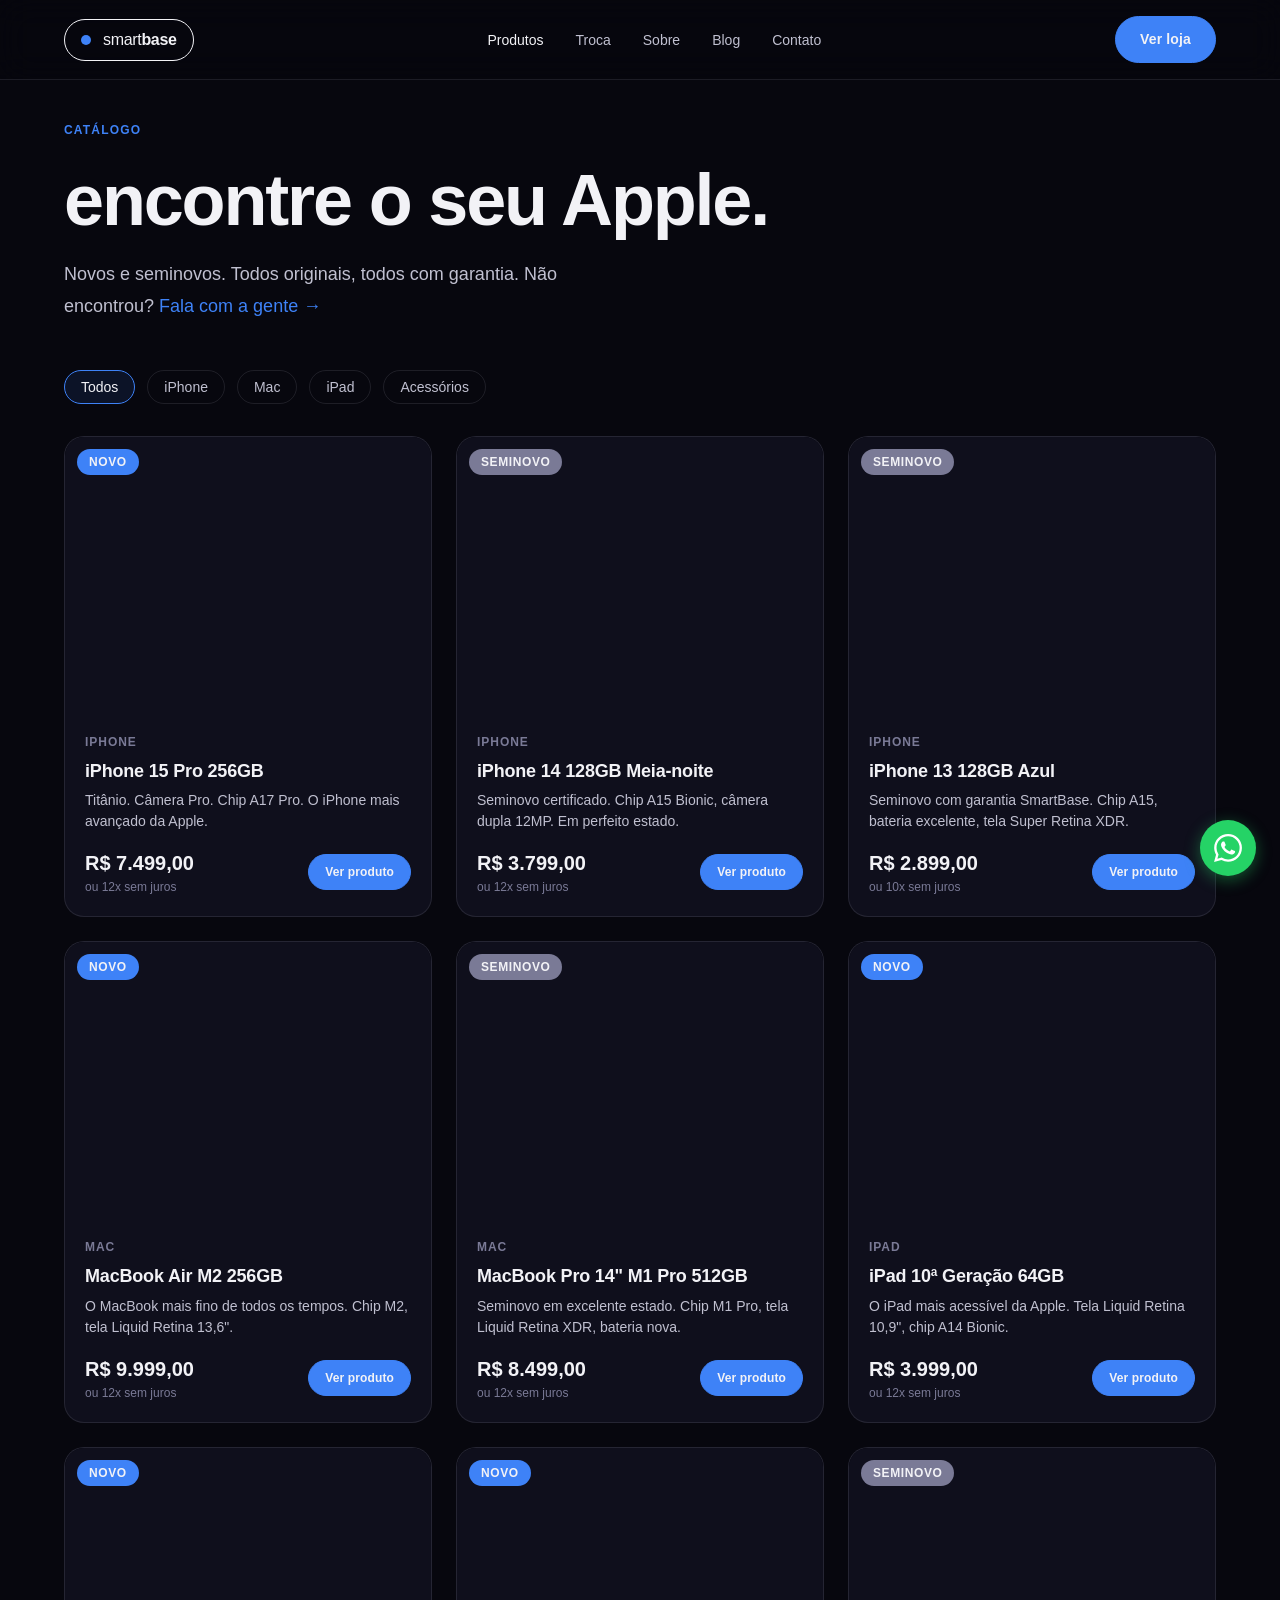
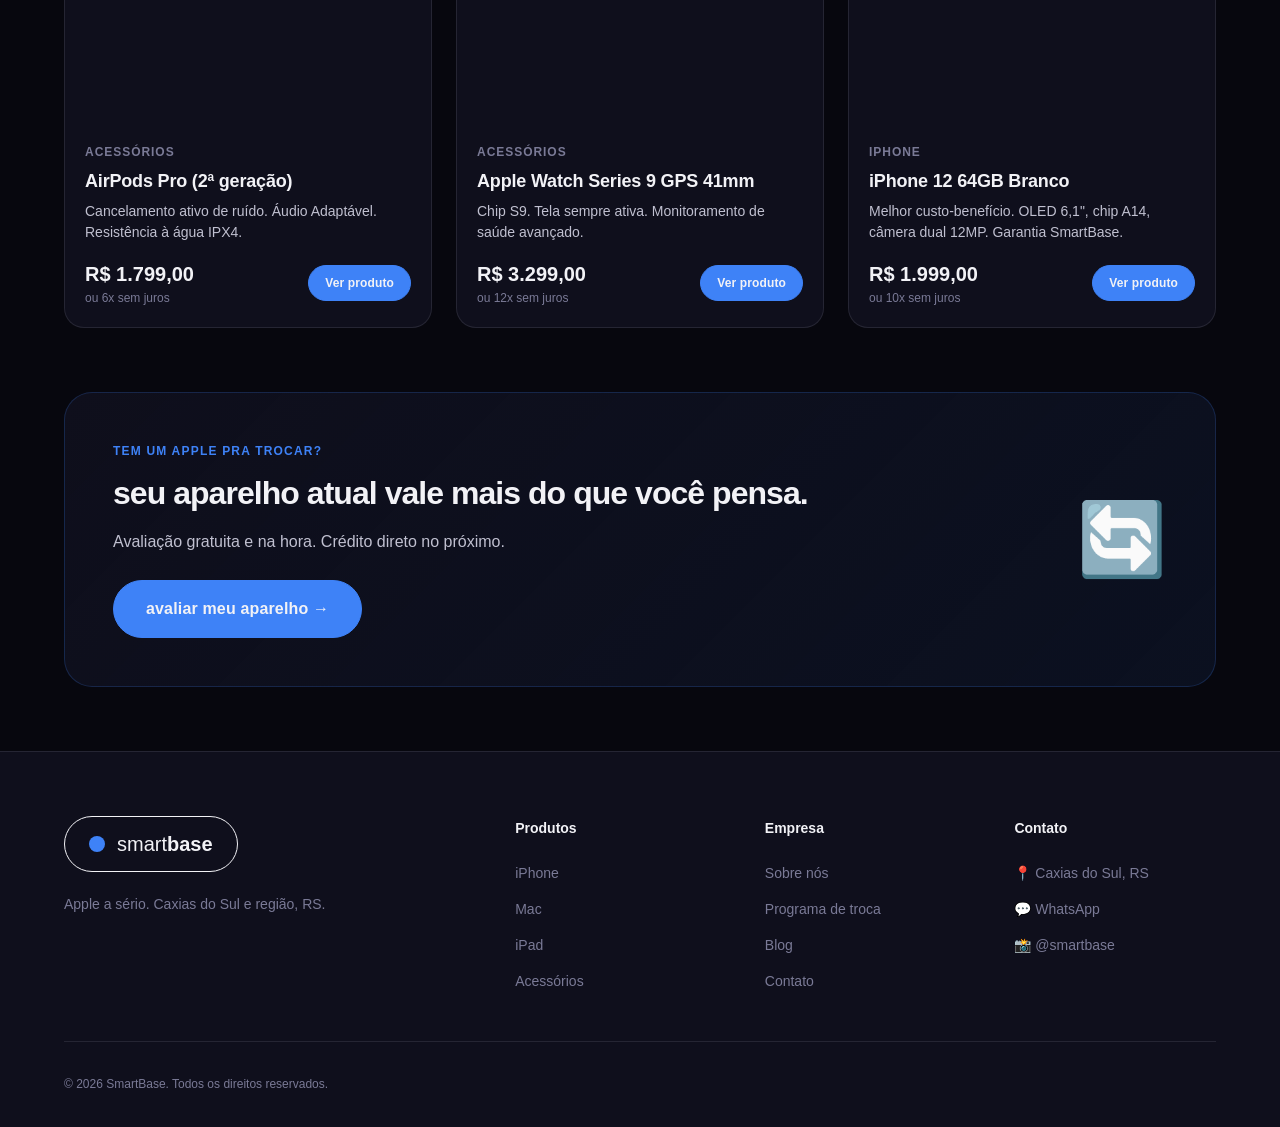
<file: produtos.html>
<!DOCTYPE html>
<html lang="pt-BR">
<head>
  <meta charset="UTF-8">
  <meta name="viewport" content="width=device-width, initial-scale=1.0">
  <title>Produtos — SmartBase | iPhones, Macs e iPads em Caxias do Sul</title>
  <meta name="description" content="Catálogo de iPhones, Macs, iPads e acessórios Apple novos e seminovos na SmartBase, Caxias do Sul RS. Preços justos, garantia real.">
  <meta property="og:title" content="Produtos — SmartBase">
  <meta property="og:description" content="iPhones, Macs, iPads e acessórios Apple novos e seminovos com garantia real em Caxias do Sul.">
  <meta property="og:type" content="website">

  <link rel="stylesheet" href="css/main.css">
  <link rel="stylesheet" href="css/components.css">
  <link rel="stylesheet" href="css/pages.css">
</head>
<body>

  <!-- Navigation -->
  <nav class="nav">
    <div class="container">
      <div class="nav__inner">
        <a href="index.html" class="nav__logo">
          <div class="nav__logo-mark">
            <span class="nav__logo-dot"></span>
            <span class="nav__logo-text"><span class="wordmark-smart">smart</span><span class="wordmark-base">base</span></span>
          </div>
        </a>
        <ul class="nav__links">
          <li><a href="produtos.html" class="nav__link is-active">Produtos</a></li>
          <li><a href="index.html#troca" class="nav__link">Troca</a></li>
          <li><a href="sobre.html" class="nav__link">Sobre</a></li>
          <li><a href="blog.html" class="nav__link">Blog</a></li>
          <li><a href="contato.html" class="nav__link">Contato</a></li>
        </ul>
        <div class="nav__actions">
          <a href="https://www.smartbase.com.br" class="btn btn-primary" target="_blank" rel="noopener">Ver loja</a>
          <button class="nav__hamburger" aria-label="Abrir menu">
            <span></span><span></span><span></span>
          </button>
        </div>
      </div>
      <div class="nav__mobile-menu">
        <a href="produtos.html" class="nav__link">Produtos</a>
        <a href="index.html#troca" class="nav__link">Troca</a>
        <a href="sobre.html" class="nav__link">Sobre</a>
        <a href="blog.html" class="nav__link">Blog</a>
        <a href="contato.html" class="nav__link">Contato</a>
        <a href="https://www.smartbase.com.br" class="btn btn-primary" target="_blank" rel="noopener">Ver loja →</a>
      </div>
    </div>
  </nav>

  <main class="products-page">
    <div class="container">
      <div class="products-page__header" data-animate>
        <p class="section-label">Catálogo</p>
        <h1 style="color: var(--color-white); margin-bottom: var(--space-4);">
          encontre o seu Apple.
        </h1>
        <p style="color: var(--color-text-muted); font-size: var(--font-size-lg); max-width: 520px;">
          Novos e seminovos. Todos originais, todos com garantia.
          Não encontrou? <a href="contato.html" style="color: var(--color-signal);">Fala com a gente →</a>
        </p>
      </div>

      <!-- Filtros -->
      <div class="products-filters" data-animate>
        <button class="filter-btn is-active" data-filter="all">Todos</button>
        <button class="filter-btn" data-filter="iPhone">iPhone</button>
        <button class="filter-btn" data-filter="Mac">Mac</button>
        <button class="filter-btn" data-filter="iPad">iPad</button>
        <button class="filter-btn" data-filter="Acessórios">Acessórios</button>
      </div>

      <!-- Grade de produtos -->
      <div class="products-page__grid" id="products-grid">
        <div style="
          grid-column: 1/-1;
          display: flex;
          align-items: center;
          justify-content: center;
          padding: var(--space-16);
          color: var(--color-text-label);
          font-size: var(--font-size-sm);
        ">Carregando produtos...</div>
      </div>

      <!-- CTA Troca -->
      <div class="tradein-banner" data-animate style="margin-bottom: var(--space-16);">
        <div>
          <p class="tradein-banner__eyebrow">Tem um Apple pra trocar?</p>
          <h2 class="tradein-banner__title" style="font-size: var(--font-size-3xl);">
            seu aparelho atual vale mais do que você pensa.
          </h2>
          <p class="tradein-banner__subtitle">
            Avaliação gratuita e na hora. Crédito direto no próximo.
          </p>
          <a href="contato.html" class="btn btn-primary btn-lg">avaliar meu aparelho →</a>
        </div>
        <div style="font-size: 72px; flex-shrink: 0;" aria-hidden="true">🔄</div>
      </div>
    </div>
  </main>

  <!-- Footer -->
  <footer class="footer">
    <div class="container">
      <div class="footer__grid">
        <div class="footer__brand">
          <div class="logo-pill">
            <span class="logo-pill__dot"></span>
            <span><span class="wordmark-smart">smart</span><span class="wordmark-base">base</span></span>
          </div>
          <p>Apple a sério. Caxias do Sul e região, RS.</p>
        </div>
        <div>
          <p class="footer__col-title">Produtos</p>
          <ul class="footer__links">
            <li><a href="produtos.html?cat=iphone" class="footer__link">iPhone</a></li>
            <li><a href="produtos.html?cat=mac" class="footer__link">Mac</a></li>
            <li><a href="produtos.html?cat=ipad" class="footer__link">iPad</a></li>
            <li><a href="produtos.html?cat=acessorios" class="footer__link">Acessórios</a></li>
          </ul>
        </div>
        <div>
          <p class="footer__col-title">Empresa</p>
          <ul class="footer__links">
            <li><a href="sobre.html" class="footer__link">Sobre nós</a></li>
            <li><a href="index.html#troca" class="footer__link">Programa de troca</a></li>
            <li><a href="blog.html" class="footer__link">Blog</a></li>
            <li><a href="contato.html" class="footer__link">Contato</a></li>
          </ul>
        </div>
        <div>
          <p class="footer__col-title">Contato</p>
          <ul class="footer__links">
            <li><span class="footer__link">📍 Caxias do Sul, RS</span></li>
            <li><a href="https://wa.me/5554XXXXXXXX" class="footer__link">💬 WhatsApp</a></li>
            <li><a href="https://instagram.com/smartbase" class="footer__link">📸 @smartbase</a></li>
          </ul>
        </div>
      </div>
      <div class="footer__bottom">
        <p class="footer__copyright">© 2026 SmartBase. Todos os direitos reservados.</p>
      </div>
    </div>
  </footer>

  <a href="https://wa.me/5554XXXXXXXX?text=Oi!%20Vim%20pelo%20site%20e%20quero%20saber%20mais%20sobre%20os%20produtos." class="whatsapp-fab" aria-label="Falar no WhatsApp" target="_blank" rel="noopener">
    <svg viewBox="0 0 24 24" xmlns="http://www.w3.org/2000/svg" aria-hidden="true">
      <path d="M17.472 14.382c-.297-.149-1.758-.867-2.03-.967-.273-.099-.471-.148-.67.15-.197.297-.767.966-.94 1.164-.173.199-.347.223-.644.075-.297-.15-1.255-.463-2.39-1.475-.883-.788-1.48-1.761-1.653-2.059-.173-.297-.018-.458.13-.606.134-.133.298-.347.446-.52.149-.174.198-.298.298-.497.099-.198.05-.371-.025-.52-.075-.149-.669-1.612-.916-2.207-.242-.579-.487-.5-.669-.51-.173-.008-.371-.01-.57-.01-.198 0-.52.074-.792.372-.272.297-1.04 1.016-1.04 2.479 0 1.462 1.065 2.875 1.213 3.074.149.198 2.096 3.2 5.077 4.487.709.306 1.262.489 1.694.625.712.227 1.36.195 1.871.118.571-.085 1.758-.719 2.006-1.413.248-.694.248-1.289.173-1.413-.074-.124-.272-.198-.57-.347m-5.421 7.403h-.004a9.87 9.87 0 01-5.031-1.378l-.361-.214-3.741.982.998-3.648-.235-.374a9.86 9.86 0 01-1.51-5.26c.001-5.45 4.436-9.884 9.888-9.884 2.64 0 5.122 1.03 6.988 2.898a9.825 9.825 0 012.893 6.994c-.003 5.45-4.437 9.884-9.885 9.884m8.413-18.297A11.815 11.815 0 0012.05 0C5.495 0 .16 5.335.157 11.892c0 2.096.547 4.142 1.588 5.945L.057 24l6.305-1.654a11.882 11.882 0 005.683 1.448h.005c6.554 0 11.89-5.335 11.893-11.893a11.821 11.821 0 00-3.48-8.413z"/>
    </svg>
  </a>

  <script src="js/main.js"></script>
  <script src="js/products.js"></script>
</body>
</html>
</file>
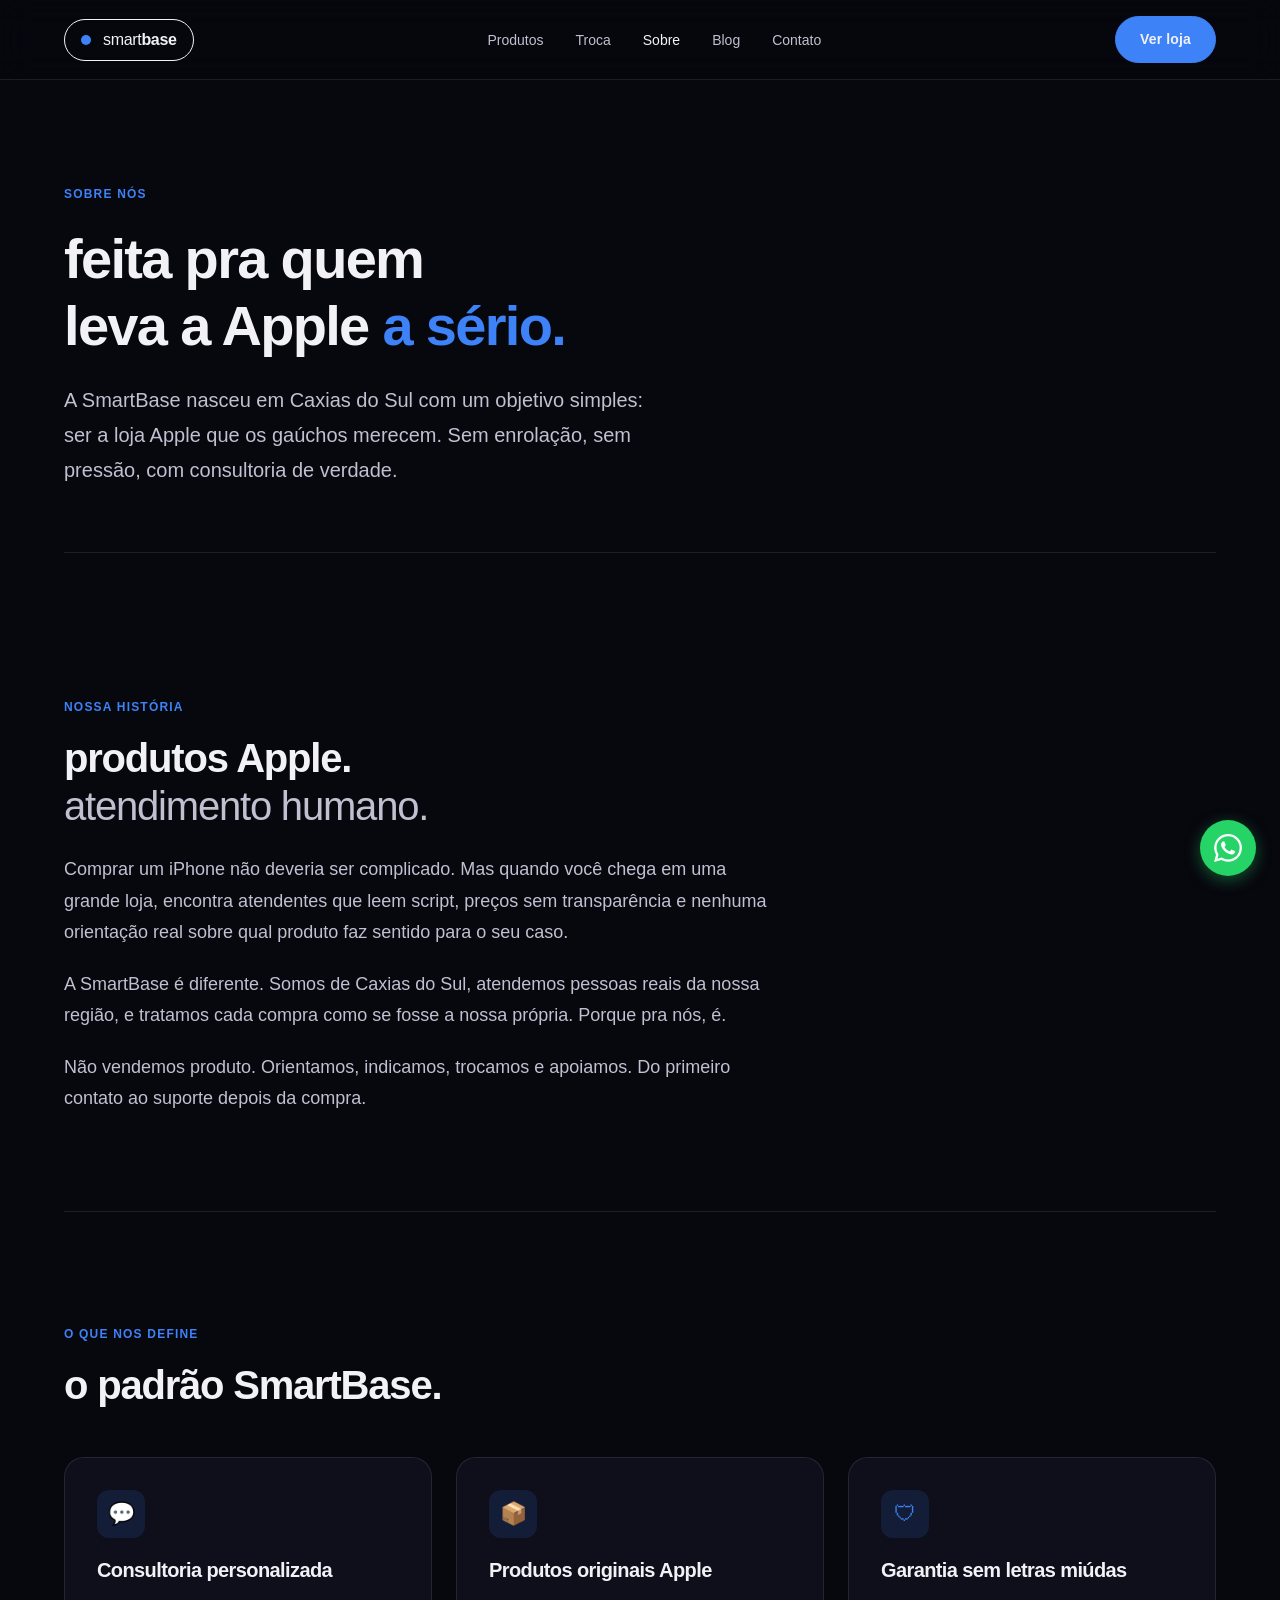
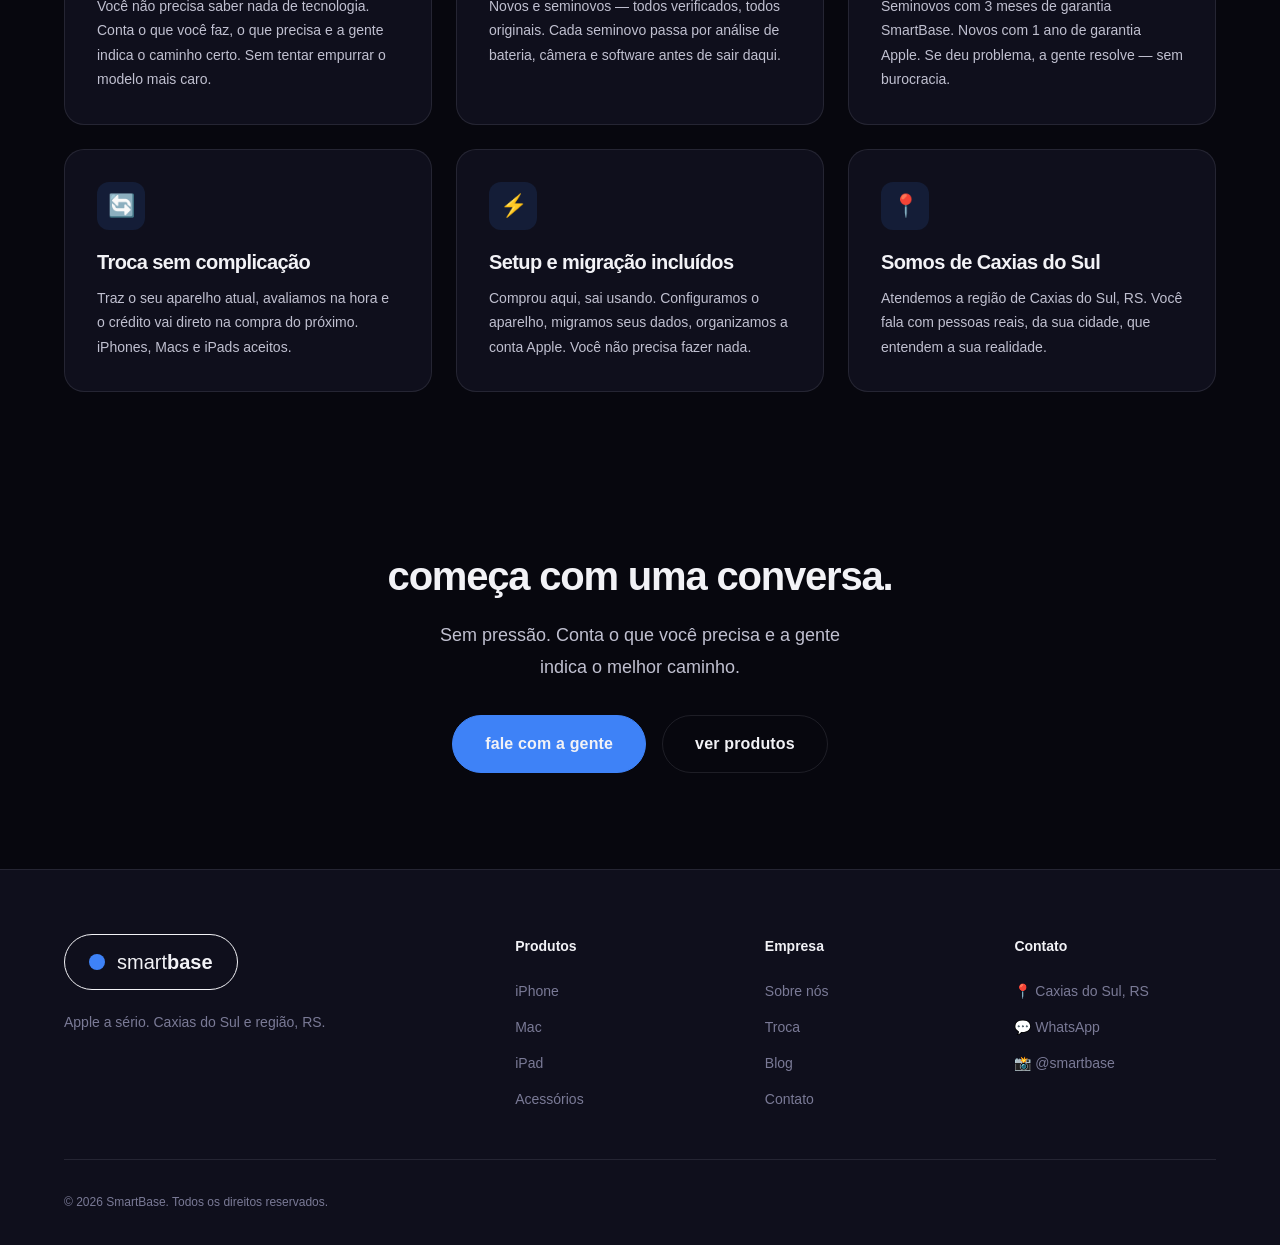
<file: sobre.html>
<!DOCTYPE html>
<html lang="pt-BR">
<head>
  <meta charset="UTF-8">
  <meta name="viewport" content="width=device-width, initial-scale=1.0">
  <title>Sobre Nós — SmartBase | Revendedora Apple em Caxias do Sul</title>
  <meta name="description" content="Conheça a SmartBase — revendedora Apple em Caxias do Sul RS. Consultoria personalizada, produtos originais, troca e suporte 24h.">
  <link rel="stylesheet" href="css/main.css">
  <link rel="stylesheet" href="css/components.css">
  <link rel="stylesheet" href="css/pages.css">
</head>
<body>

  <nav class="nav">
    <div class="container">
      <div class="nav__inner">
        <a href="index.html" class="nav__logo">
          <div class="nav__logo-mark">
            <span class="nav__logo-dot"></span>
            <span class="nav__logo-text"><span class="wordmark-smart">smart</span><span class="wordmark-base">base</span></span>
          </div>
        </a>
        <ul class="nav__links">
          <li><a href="produtos.html" class="nav__link">Produtos</a></li>
          <li><a href="index.html#troca" class="nav__link">Troca</a></li>
          <li><a href="sobre.html" class="nav__link is-active">Sobre</a></li>
          <li><a href="blog.html" class="nav__link">Blog</a></li>
          <li><a href="contato.html" class="nav__link">Contato</a></li>
        </ul>
        <div class="nav__actions">
          <a href="https://www.smartbase.com.br" class="btn btn-primary" target="_blank" rel="noopener">Ver loja</a>
          <button class="nav__hamburger" aria-label="Abrir menu"><span></span><span></span><span></span></button>
        </div>
      </div>
      <div class="nav__mobile-menu">
        <a href="produtos.html" class="nav__link">Produtos</a>
        <a href="index.html#troca" class="nav__link">Troca</a>
        <a href="sobre.html" class="nav__link">Sobre</a>
        <a href="blog.html" class="nav__link">Blog</a>
        <a href="contato.html" class="nav__link">Contato</a>
        <a href="https://www.smartbase.com.br" class="btn btn-primary" target="_blank" rel="noopener">Ver loja →</a>
      </div>
    </div>
  </nav>

  <main class="about-page">
    <div class="container">

      <!-- Hero -->
      <div class="about-hero" data-animate>
        <p class="about-hero__eyebrow">Sobre nós</p>
        <h1 class="about-hero__title">feita pra quem<br>leva a Apple <span>a sério.</span></h1>
        <p class="about-hero__subtitle">
          A SmartBase nasceu em Caxias do Sul com um objetivo simples: ser a loja Apple que os gaúchos merecem.
          Sem enrolação, sem pressão, com consultoria de verdade.
        </p>
      </div>

      <div class="divider mb-12"></div>

      <!-- Manifesto -->
      <div class="section" data-animate>
        <div style="max-width: 720px;">
          <p class="section-label">Nossa história</p>
          <h2 style="color: var(--color-white); margin-bottom: var(--space-6);">
            produtos Apple.<br>
            <span style="color: var(--color-platinum); font-weight: var(--font-weight-regular);">atendimento humano.</span>
          </h2>
          <p style="font-size: var(--font-size-lg); line-height: var(--line-height-loose); margin-bottom: var(--space-5);">
            Comprar um iPhone não deveria ser complicado. Mas quando você chega em uma grande loja, encontra
            atendentes que leem script, preços sem transparência e nenhuma orientação real sobre qual produto
            faz sentido para o seu caso.
          </p>
          <p style="font-size: var(--font-size-lg); line-height: var(--line-height-loose); margin-bottom: var(--space-5);">
            A SmartBase é diferente. Somos de Caxias do Sul, atendemos pessoas reais da nossa região,
            e tratamos cada compra como se fosse a nossa própria. Porque pra nós, é.
          </p>
          <p style="font-size: var(--font-size-lg); line-height: var(--line-height-loose);">
            Não vendemos produto. Orientamos, indicamos, trocamos e apoiamos. Do primeiro contato ao suporte
            depois da compra.
          </p>
        </div>
      </div>

      <div class="divider mb-12"></div>

      <!-- Diferenciais -->
      <div class="about-features section">
        <p class="section-label" data-animate>O que nos define</p>
        <h2 style="color: var(--color-white); margin-bottom: var(--space-12);" data-animate>o padrão SmartBase.</h2>

        <div class="features__grid">
          <div class="feature-card" data-animate>
            <div class="feature-card__icon">💬</div>
            <h3 class="feature-card__title">Consultoria personalizada</h3>
            <p class="feature-card__desc">Você não precisa saber nada de tecnologia. Conta o que você faz, o que precisa e a gente indica o caminho certo. Sem tentar empurrar o modelo mais caro.</p>
          </div>

          <div class="feature-card" data-animate data-delay="1">
            <div class="feature-card__icon">📦</div>
            <h3 class="feature-card__title">Produtos originais Apple</h3>
            <p class="feature-card__desc">Novos e seminovos — todos verificados, todos originais. Cada seminovo passa por análise de bateria, câmera e software antes de sair daqui.</p>
          </div>

          <div class="feature-card" data-animate data-delay="2">
            <div class="feature-card__icon">🛡</div>
            <h3 class="feature-card__title">Garantia sem letras miúdas</h3>
            <p class="feature-card__desc">Seminovos com 3 meses de garantia SmartBase. Novos com 1 ano de garantia Apple. Se deu problema, a gente resolve — sem burocracia.</p>
          </div>

          <div class="feature-card" data-animate>
            <div class="feature-card__icon">🔄</div>
            <h3 class="feature-card__title">Troca sem complicação</h3>
            <p class="feature-card__desc">Traz o seu aparelho atual, avaliamos na hora e o crédito vai direto na compra do próximo. iPhones, Macs e iPads aceitos.</p>
          </div>

          <div class="feature-card" data-animate data-delay="1">
            <div class="feature-card__icon">⚡</div>
            <h3 class="feature-card__title">Setup e migração incluídos</h3>
            <p class="feature-card__desc">Comprou aqui, sai usando. Configuramos o aparelho, migramos seus dados, organizamos a conta Apple. Você não precisa fazer nada.</p>
          </div>

          <div class="feature-card" data-animate data-delay="2">
            <div class="feature-card__icon">📍</div>
            <h3 class="feature-card__title">Somos de Caxias do Sul</h3>
            <p class="feature-card__desc">Atendemos a região de Caxias do Sul, RS. Você fala com pessoas reais, da sua cidade, que entendem a sua realidade.</p>
          </div>
        </div>
      </div>

      <!-- CTA -->
      <div class="section text-center" data-animate>
        <h2 style="color: var(--color-white); margin-bottom: var(--space-5);">começa com uma conversa.</h2>
        <p style="font-size: var(--font-size-lg); color: var(--color-text-muted); margin-bottom: var(--space-8); max-width: 440px; margin-inline: auto;">
          Sem pressão. Conta o que você precisa e a gente indica o melhor caminho.
        </p>
        <div style="display: flex; gap: var(--space-4); justify-content: center; flex-wrap: wrap;">
          <a href="contato.html" class="btn btn-primary btn-lg">fale com a gente</a>
          <a href="produtos.html" class="btn btn-secondary btn-lg">ver produtos</a>
        </div>
      </div>

    </div>
  </main>

  <footer class="footer">
    <div class="container">
      <div class="footer__grid">
        <div class="footer__brand">
          <div class="logo-pill"><span class="logo-pill__dot"></span><span><span class="wordmark-smart">smart</span><span class="wordmark-base">base</span></span></div>
          <p>Apple a sério. Caxias do Sul e região, RS.</p>
        </div>
        <div>
          <p class="footer__col-title">Produtos</p>
          <ul class="footer__links">
            <li><a href="produtos.html?cat=iphone" class="footer__link">iPhone</a></li>
            <li><a href="produtos.html?cat=mac" class="footer__link">Mac</a></li>
            <li><a href="produtos.html?cat=ipad" class="footer__link">iPad</a></li>
            <li><a href="produtos.html?cat=acessorios" class="footer__link">Acessórios</a></li>
          </ul>
        </div>
        <div>
          <p class="footer__col-title">Empresa</p>
          <ul class="footer__links">
            <li><a href="sobre.html" class="footer__link">Sobre nós</a></li>
            <li><a href="index.html#troca" class="footer__link">Troca</a></li>
            <li><a href="blog.html" class="footer__link">Blog</a></li>
            <li><a href="contato.html" class="footer__link">Contato</a></li>
          </ul>
        </div>
        <div>
          <p class="footer__col-title">Contato</p>
          <ul class="footer__links">
            <li><span class="footer__link">📍 Caxias do Sul, RS</span></li>
            <li><a href="https://wa.me/5554XXXXXXXX" class="footer__link">💬 WhatsApp</a></li>
            <li><a href="https://instagram.com/smartbase" class="footer__link">📸 @smartbase</a></li>
          </ul>
        </div>
      </div>
      <div class="footer__bottom">
        <p class="footer__copyright">© 2026 SmartBase. Todos os direitos reservados.</p>
      </div>
    </div>
  </footer>

  <a href="https://wa.me/5554XXXXXXXX" class="whatsapp-fab" aria-label="Falar no WhatsApp" target="_blank" rel="noopener">
    <svg viewBox="0 0 24 24" xmlns="http://www.w3.org/2000/svg" aria-hidden="true">
      <path d="M17.472 14.382c-.297-.149-1.758-.867-2.03-.967-.273-.099-.471-.148-.67.15-.197.297-.767.966-.94 1.164-.173.199-.347.223-.644.075-.297-.15-1.255-.463-2.39-1.475-.883-.788-1.48-1.761-1.653-2.059-.173-.297-.018-.458.13-.606.134-.133.298-.347.446-.52.149-.174.198-.298.298-.497.099-.198.05-.371-.025-.52-.075-.149-.669-1.612-.916-2.207-.242-.579-.487-.5-.669-.51-.173-.008-.371-.01-.57-.01-.198 0-.52.074-.792.372-.272.297-1.04 1.016-1.04 2.479 0 1.462 1.065 2.875 1.213 3.074.149.198 2.096 3.2 5.077 4.487.709.306 1.262.489 1.694.625.712.227 1.36.195 1.871.118.571-.085 1.758-.719 2.006-1.413.248-.694.248-1.289.173-1.413-.074-.124-.272-.198-.57-.347m-5.421 7.403h-.004a9.87 9.87 0 01-5.031-1.378l-.361-.214-3.741.982.998-3.648-.235-.374a9.86 9.86 0 01-1.51-5.26c.001-5.45 4.436-9.884 9.888-9.884 2.64 0 5.122 1.03 6.988 2.898a9.825 9.825 0 012.893 6.994c-.003 5.45-4.437 9.884-9.885 9.884m8.413-18.297A11.815 11.815 0 0012.05 0C5.495 0 .16 5.335.157 11.892c0 2.096.547 4.142 1.588 5.945L.057 24l6.305-1.654a11.882 11.882 0 005.683 1.448h.005c6.554 0 11.89-5.335 11.893-11.893a11.821 11.821 0 00-3.48-8.413z"/>
    </svg>
  </a>

  <script src="js/main.js"></script>
</body>
</html>
</file>
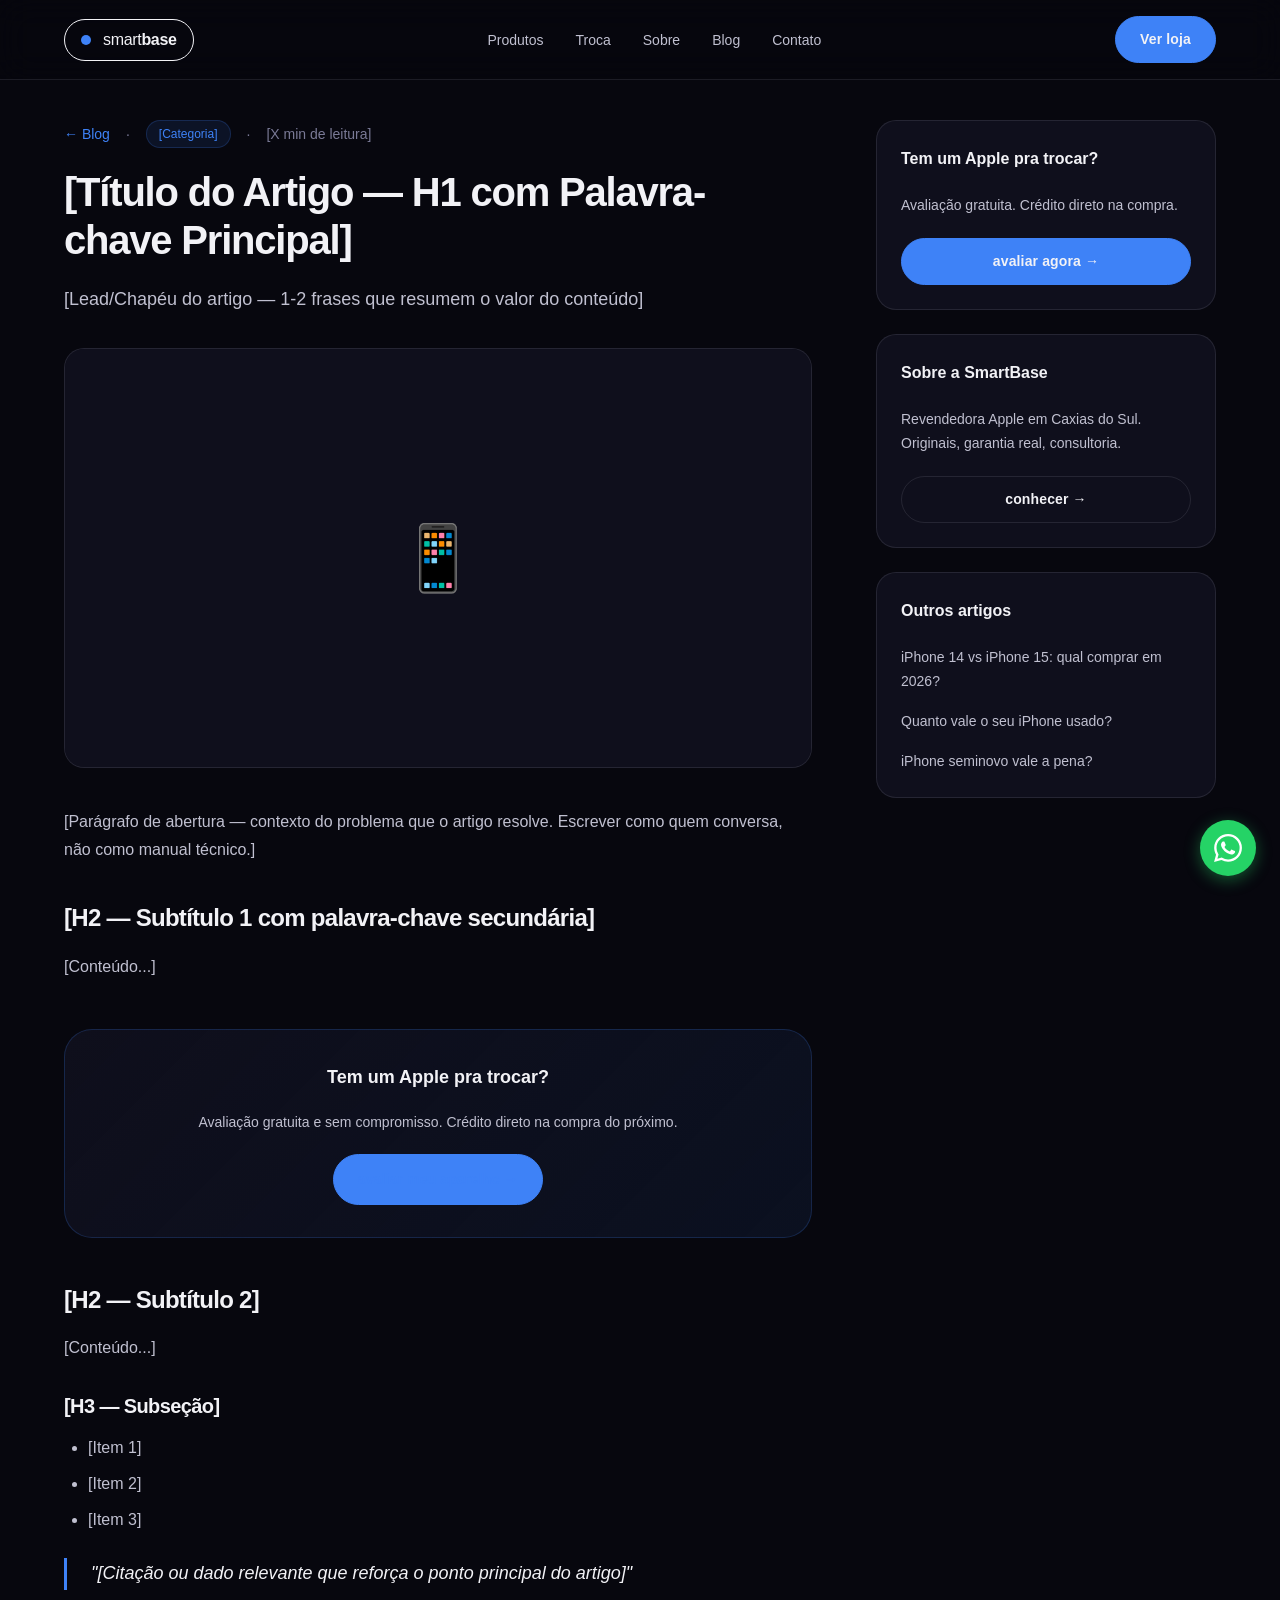
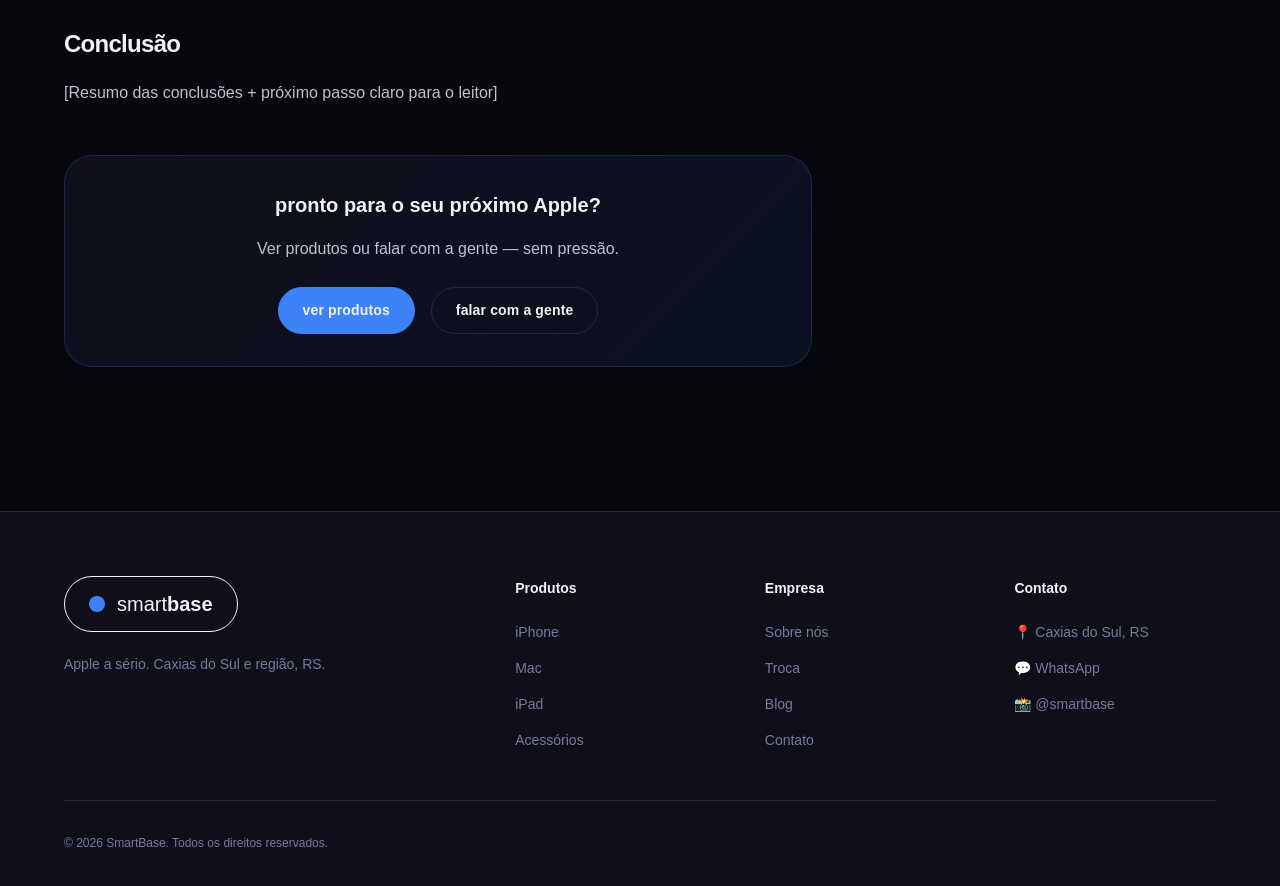
<file: blog/post-template.html>
<!DOCTYPE html>
<html lang="pt-BR">
<head>
  <meta charset="UTF-8">
  <meta name="viewport" content="width=device-width, initial-scale=1.0">
  <title>[Título do Artigo] — Blog SmartBase</title>
  <meta name="description" content="[Meta description do artigo — 120-160 caracteres com palavra-chave principal]">

  <!-- Open Graph -->
  <meta property="og:title" content="[Título do Artigo] — SmartBase">
  <meta property="og:description" content="[Descrição do artigo]">
  <meta property="og:type" content="article">
  <meta property="og:url" content="https://www.smartbase.com.br/blog/[slug-do-artigo]">
  <meta property="og:image" content="https://www.smartbase.com.br/blog/images/[slug-do-artigo]-og.jpg">

  <!-- Article Structured Data -->
  <script type="application/ld+json">
  {
    "@context": "https://schema.org",
    "@type": "Article",
    "headline": "[Título do Artigo]",
    "description": "[Descrição]",
    "author": {
      "@type": "Organization",
      "name": "SmartBase"
    },
    "publisher": {
      "@type": "Organization",
      "name": "SmartBase",
      "url": "https://www.smartbase.com.br"
    },
    "datePublished": "[YYYY-MM-DD]",
    "dateModified": "[YYYY-MM-DD]"
  }
  </script>

  <link rel="stylesheet" href="../css/main.css">
  <link rel="stylesheet" href="../css/components.css">
  <link rel="stylesheet" href="../css/pages.css">
  <style>
    .article {
      padding-top: 120px;
      padding-bottom: var(--space-24);
    }
    .article__grid {
      display: grid;
      grid-template-columns: 1fr 340px;
      gap: var(--space-16);
      align-items: start;
    }
    .article__header {
      margin-bottom: var(--space-8);
    }
    .article__meta {
      display: flex;
      align-items: center;
      gap: var(--space-4);
      font-size: var(--font-size-sm);
      color: var(--color-text-label);
      margin-bottom: var(--space-5);
    }
    .article__title {
      font-size: clamp(var(--font-size-2xl), 4vw, var(--font-size-4xl));
      color: var(--color-white);
      margin-bottom: var(--space-5);
    }
    .article__excerpt {
      font-size: var(--font-size-lg);
      color: var(--color-platinum);
      line-height: var(--line-height-loose);
    }
    .article__cover {
      aspect-ratio: 16/9;
      background-color: var(--color-surface);
      border-radius: var(--radius-lg);
      overflow: hidden;
      margin-bottom: var(--space-10);
      border: 1px solid var(--color-border);
    }
    .article__cover img {
      width: 100%;
      height: 100%;
      object-fit: cover;
    }
    .article__body {
      font-size: var(--font-size-base);
      line-height: var(--line-height-loose);
      color: var(--color-platinum);
    }
    .article__body h2 {
      font-size: var(--font-size-2xl);
      color: var(--color-white);
      margin-top: var(--space-10);
      margin-bottom: var(--space-5);
    }
    .article__body h3 {
      font-size: var(--font-size-xl);
      color: var(--color-white);
      margin-top: var(--space-8);
      margin-bottom: var(--space-4);
    }
    .article__body p {
      margin-bottom: var(--space-5);
    }
    .article__body ul, .article__body ol {
      list-style: disc;
      padding-left: var(--space-6);
      margin-bottom: var(--space-5);
    }
    .article__body li {
      margin-bottom: var(--space-2);
      color: var(--color-platinum);
    }
    .article__body strong {
      color: var(--color-white);
      font-weight: var(--font-weight-semibold);
    }
    .article__body a {
      color: var(--color-signal);
      text-decoration: underline;
      text-underline-offset: 3px;
    }
    .article__body blockquote {
      border-left: 3px solid var(--color-signal);
      padding-left: var(--space-6);
      margin: var(--space-6) 0;
      color: var(--color-white);
      font-size: var(--font-size-lg);
      font-style: italic;
    }
    .article-cta {
      background: linear-gradient(135deg, var(--color-surface), rgba(62, 130, 247, 0.08));
      border: 1px solid rgba(62, 130, 247, 0.2);
      border-radius: var(--radius-xl);
      padding: var(--space-8);
      margin: var(--space-12) 0;
      text-align: center;
    }
    @media (max-width: 900px) {
      .article__grid { grid-template-columns: 1fr; }
      .blog-sidebar { position: static; }
    }
  </style>
</head>
<body>

  <nav class="nav">
    <div class="container">
      <div class="nav__inner">
        <a href="../index.html" class="nav__logo">
          <div class="nav__logo-mark">
            <span class="nav__logo-dot"></span>
            <span class="nav__logo-text"><span class="wordmark-smart">smart</span><span class="wordmark-base">base</span></span>
          </div>
        </a>
        <ul class="nav__links">
          <li><a href="../produtos.html" class="nav__link">Produtos</a></li>
          <li><a href="../index.html#troca" class="nav__link">Troca</a></li>
          <li><a href="../sobre.html" class="nav__link">Sobre</a></li>
          <li><a href="../blog.html" class="nav__link is-active">Blog</a></li>
          <li><a href="../contato.html" class="nav__link">Contato</a></li>
        </ul>
        <div class="nav__actions">
          <a href="https://www.smartbase.com.br" class="btn btn-primary" target="_blank" rel="noopener">Ver loja</a>
          <button class="nav__hamburger" aria-label="Abrir menu"><span></span><span></span><span></span></button>
        </div>
      </div>
      <div class="nav__mobile-menu">
        <a href="../produtos.html" class="nav__link">Produtos</a>
        <a href="../sobre.html" class="nav__link">Sobre</a>
        <a href="../blog.html" class="nav__link">Blog</a>
        <a href="../contato.html" class="nav__link">Contato</a>
        <a href="https://www.smartbase.com.br" class="btn btn-primary" target="_blank" rel="noopener">Ver loja →</a>
      </div>
    </div>
  </nav>

  <main class="article">
    <div class="container">
      <div class="article__grid">

        <!-- Conteúdo principal -->
        <div>
          <div class="article__header" data-animate>
            <div class="article__meta">
              <a href="../blog.html" style="color: var(--color-signal); text-decoration: none;">← Blog</a>
              <span>·</span>
              <span class="tag tag--accent">[Categoria]</span>
              <span>·</span>
              <span>[X min de leitura]</span>
            </div>
            <h1 class="article__title">[Título do Artigo — H1 com Palavra-chave Principal]</h1>
            <p class="article__excerpt">[Lead/Chapéu do artigo — 1-2 frases que resumem o valor do conteúdo]</p>
          </div>

          <div class="article__cover" data-animate>
            <div style="width:100%;height:100%;display:flex;align-items:center;justify-content:center;font-size:64px;background:var(--color-surface);">
              📱
            </div>
          </div>

          <article class="article__body" data-animate>

            <p>
              [Parágrafo de abertura — contexto do problema que o artigo resolve.
              Escrever como quem conversa, não como manual técnico.]
            </p>

            <h2>[H2 — Subtítulo 1 com palavra-chave secundária]</h2>
            <p>[Conteúdo...]</p>

            <!-- CTA inline -->
            <div class="article-cta">
              <p style="font-size: var(--font-size-lg); color: var(--color-white); margin-bottom: var(--space-4); font-weight: var(--font-weight-semibold);">
                Tem um Apple pra trocar?
              </p>
              <p style="font-size: var(--font-size-sm); color: var(--color-text-muted); margin-bottom: var(--space-5);">
                Avaliação gratuita e sem compromisso. Crédito direto na compra do próximo.
              </p>
              <a href="../contato.html" class="btn btn-primary">avaliar meu aparelho →</a>
            </div>

            <h2>[H2 — Subtítulo 2]</h2>
            <p>[Conteúdo...]</p>

            <h3>[H3 — Subseção]</h3>
            <ul>
              <li>[Item 1]</li>
              <li>[Item 2]</li>
              <li>[Item 3]</li>
            </ul>

            <blockquote>
              "[Citação ou dado relevante que reforça o ponto principal do artigo]"
            </blockquote>

            <h2>Conclusão</h2>
            <p>[Resumo das conclusões + próximo passo claro para o leitor]</p>

          </article>

          <!-- CTA final -->
          <div class="article-cta" data-animate>
            <p style="font-size: var(--font-size-xl); color: var(--color-white); margin-bottom: var(--space-3); font-weight: var(--font-weight-bold);">
              pronto para o seu próximo Apple?
            </p>
            <p style="font-size: var(--font-size-base); color: var(--color-text-muted); margin-bottom: var(--space-6);">
              Ver produtos ou falar com a gente — sem pressão.
            </p>
            <div style="display: flex; gap: var(--space-4); justify-content: center; flex-wrap: wrap;">
              <a href="../produtos.html" class="btn btn-primary">ver produtos</a>
              <a href="../contato.html" class="btn btn-secondary">falar com a gente</a>
            </div>
          </div>
        </div>

        <!-- Sidebar -->
        <aside class="blog-sidebar">
          <div class="sidebar-widget">
            <p class="sidebar-widget__title">Tem um Apple pra trocar?</p>
            <p style="font-size: var(--font-size-sm); color: var(--color-text-muted); line-height: var(--line-height-loose); margin-bottom: var(--space-5);">
              Avaliação gratuita. Crédito direto na compra.
            </p>
            <a href="../contato.html" class="btn btn-primary" style="width: 100%; justify-content: center;">avaliar agora →</a>
          </div>

          <div class="sidebar-widget">
            <p class="sidebar-widget__title">Sobre a SmartBase</p>
            <p style="font-size: var(--font-size-sm); color: var(--color-text-muted); line-height: var(--line-height-loose); margin-bottom: var(--space-5);">
              Revendedora Apple em Caxias do Sul. Originais, garantia real, consultoria.
            </p>
            <a href="../sobre.html" class="btn btn-secondary" style="width: 100%; justify-content: center;">conhecer →</a>
          </div>

          <div class="sidebar-widget">
            <p class="sidebar-widget__title">Outros artigos</p>
            <ul style="display: flex; flex-direction: column; gap: var(--space-4); margin-top: var(--space-3);">
              <li>
                <a href="#" style="font-size: var(--font-size-sm); color: var(--color-platinum); line-height: var(--line-height-normal);">
                  iPhone 14 vs iPhone 15: qual comprar em 2026?
                </a>
              </li>
              <li>
                <a href="#" style="font-size: var(--font-size-sm); color: var(--color-platinum); line-height: var(--line-height-normal);">
                  Quanto vale o seu iPhone usado?
                </a>
              </li>
              <li>
                <a href="#" style="font-size: var(--font-size-sm); color: var(--color-platinum); line-height: var(--line-height-normal);">
                  iPhone seminovo vale a pena?
                </a>
              </li>
            </ul>
          </div>
        </aside>
      </div>
    </div>
  </main>

  <footer class="footer">
    <div class="container">
      <div class="footer__grid">
        <div class="footer__brand">
          <div class="logo-pill"><span class="logo-pill__dot"></span><span><span class="wordmark-smart">smart</span><span class="wordmark-base">base</span></span></div>
          <p>Apple a sério. Caxias do Sul e região, RS.</p>
        </div>
        <div>
          <p class="footer__col-title">Produtos</p>
          <ul class="footer__links">
            <li><a href="../produtos.html?cat=iphone" class="footer__link">iPhone</a></li>
            <li><a href="../produtos.html?cat=mac" class="footer__link">Mac</a></li>
            <li><a href="../produtos.html?cat=ipad" class="footer__link">iPad</a></li>
            <li><a href="../produtos.html?cat=acessorios" class="footer__link">Acessórios</a></li>
          </ul>
        </div>
        <div>
          <p class="footer__col-title">Empresa</p>
          <ul class="footer__links">
            <li><a href="../sobre.html" class="footer__link">Sobre nós</a></li>
            <li><a href="../index.html#troca" class="footer__link">Troca</a></li>
            <li><a href="../blog.html" class="footer__link">Blog</a></li>
            <li><a href="../contato.html" class="footer__link">Contato</a></li>
          </ul>
        </div>
        <div>
          <p class="footer__col-title">Contato</p>
          <ul class="footer__links">
            <li><span class="footer__link">📍 Caxias do Sul, RS</span></li>
            <li><a href="https://wa.me/5554XXXXXXXX" class="footer__link">💬 WhatsApp</a></li>
            <li><a href="https://instagram.com/smartbase" class="footer__link">📸 @smartbase</a></li>
          </ul>
        </div>
      </div>
      <div class="footer__bottom">
        <p class="footer__copyright">© 2026 SmartBase. Todos os direitos reservados.</p>
      </div>
    </div>
  </footer>

  <a href="https://wa.me/5554XXXXXXXX" class="whatsapp-fab" aria-label="Falar no WhatsApp" target="_blank" rel="noopener">
    <svg viewBox="0 0 24 24" xmlns="http://www.w3.org/2000/svg" aria-hidden="true">
      <path d="M17.472 14.382c-.297-.149-1.758-.867-2.03-.967-.273-.099-.471-.148-.67.15-.197.297-.767.966-.94 1.164-.173.199-.347.223-.644.075-.297-.15-1.255-.463-2.39-1.475-.883-.788-1.48-1.761-1.653-2.059-.173-.297-.018-.458.13-.606.134-.133.298-.347.446-.52.149-.174.198-.298.298-.497.099-.198.05-.371-.025-.52-.075-.149-.669-1.612-.916-2.207-.242-.579-.487-.5-.669-.51-.173-.008-.371-.01-.57-.01-.198 0-.52.074-.792.372-.272.297-1.04 1.016-1.04 2.479 0 1.462 1.065 2.875 1.213 3.074.149.198 2.096 3.2 5.077 4.487.709.306 1.262.489 1.694.625.712.227 1.36.195 1.871.118.571-.085 1.758-.719 2.006-1.413.248-.694.248-1.289.173-1.413-.074-.124-.272-.198-.57-.347m-5.421 7.403h-.004a9.87 9.87 0 01-5.031-1.378l-.361-.214-3.741.982.998-3.648-.235-.374a9.86 9.86 0 01-1.51-5.26c.001-5.45 4.436-9.884 9.888-9.884 2.64 0 5.122 1.03 6.988 2.898a9.825 9.825 0 012.893 6.994c-.003 5.45-4.437 9.884-9.885 9.884m8.413-18.297A11.815 11.815 0 0012.05 0C5.495 0 .16 5.335.157 11.892c0 2.096.547 4.142 1.588 5.945L.057 24l6.305-1.654a11.882 11.882 0 005.683 1.448h.005c6.554 0 11.89-5.335 11.893-11.893a11.821 11.821 0 00-3.48-8.413z"/>
    </svg>
  </a>

  <script src="../js/main.js"></script>
</body>
</html>
</file>
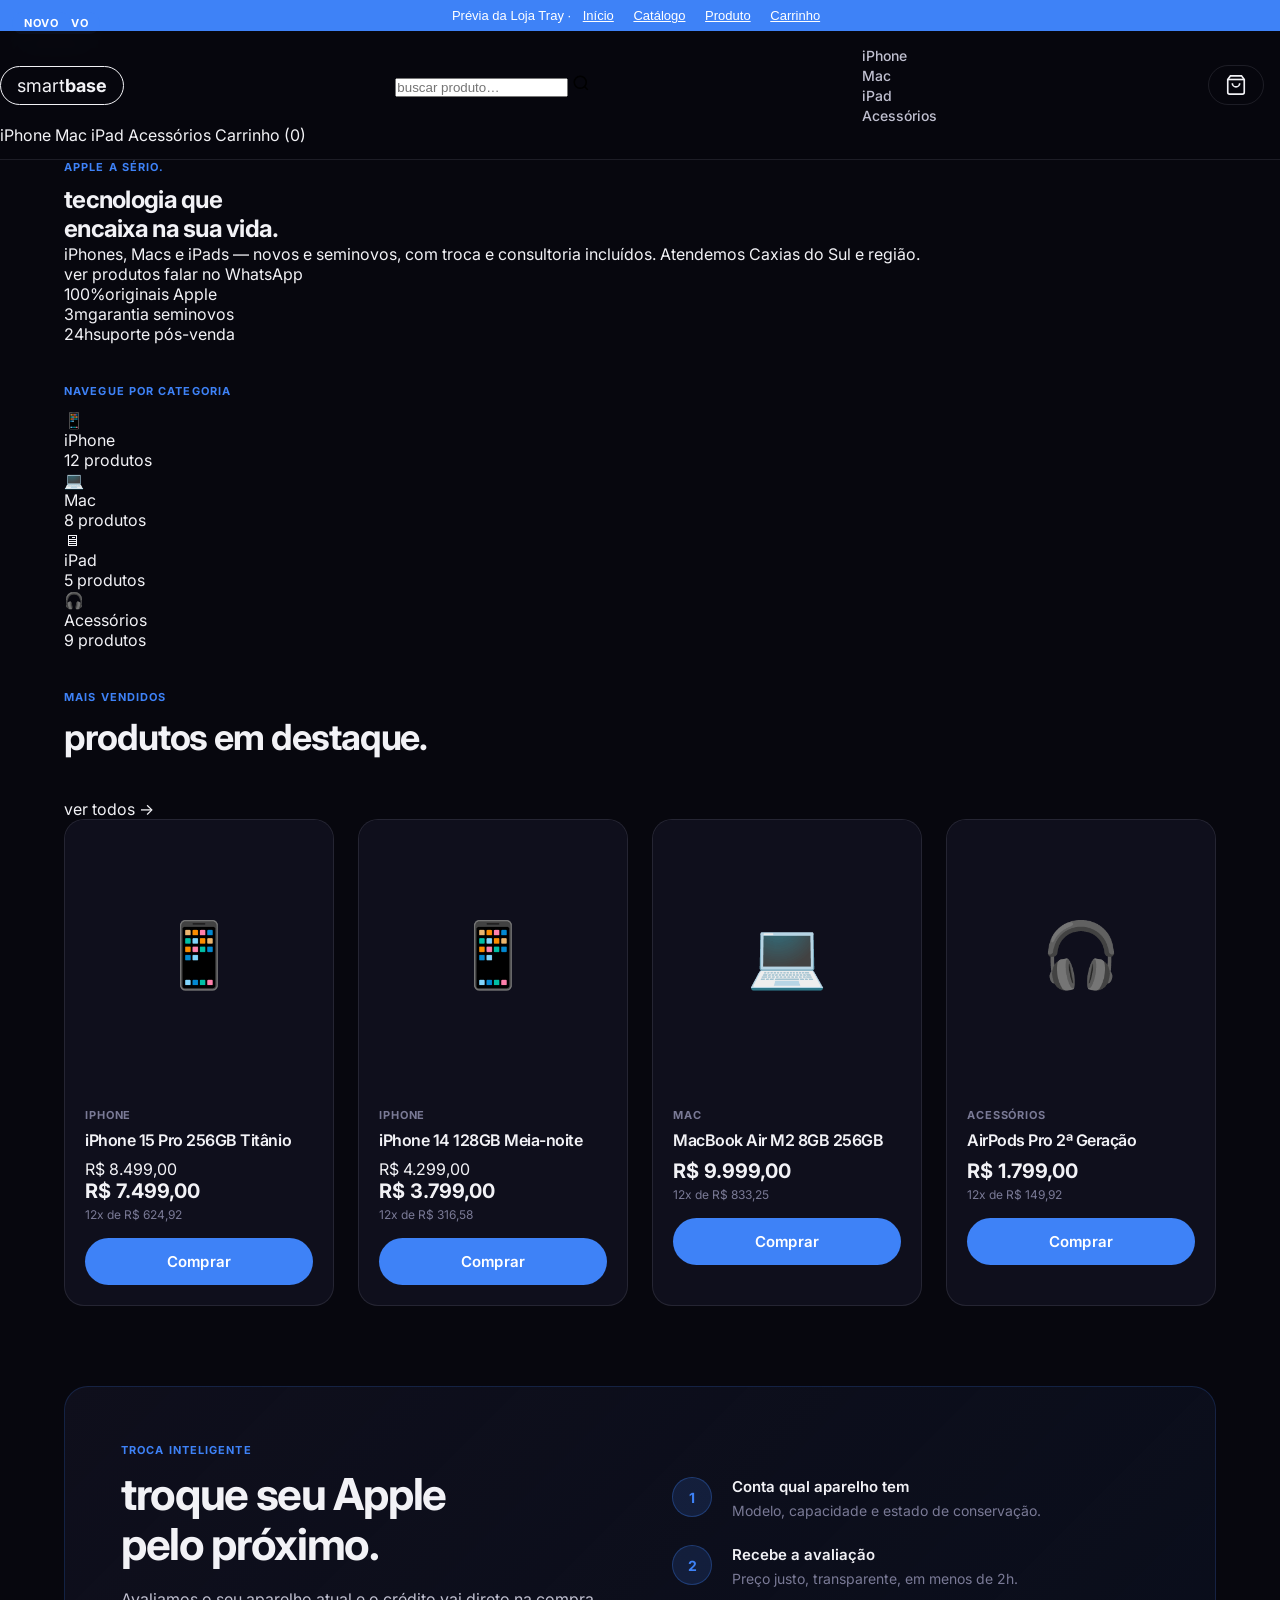
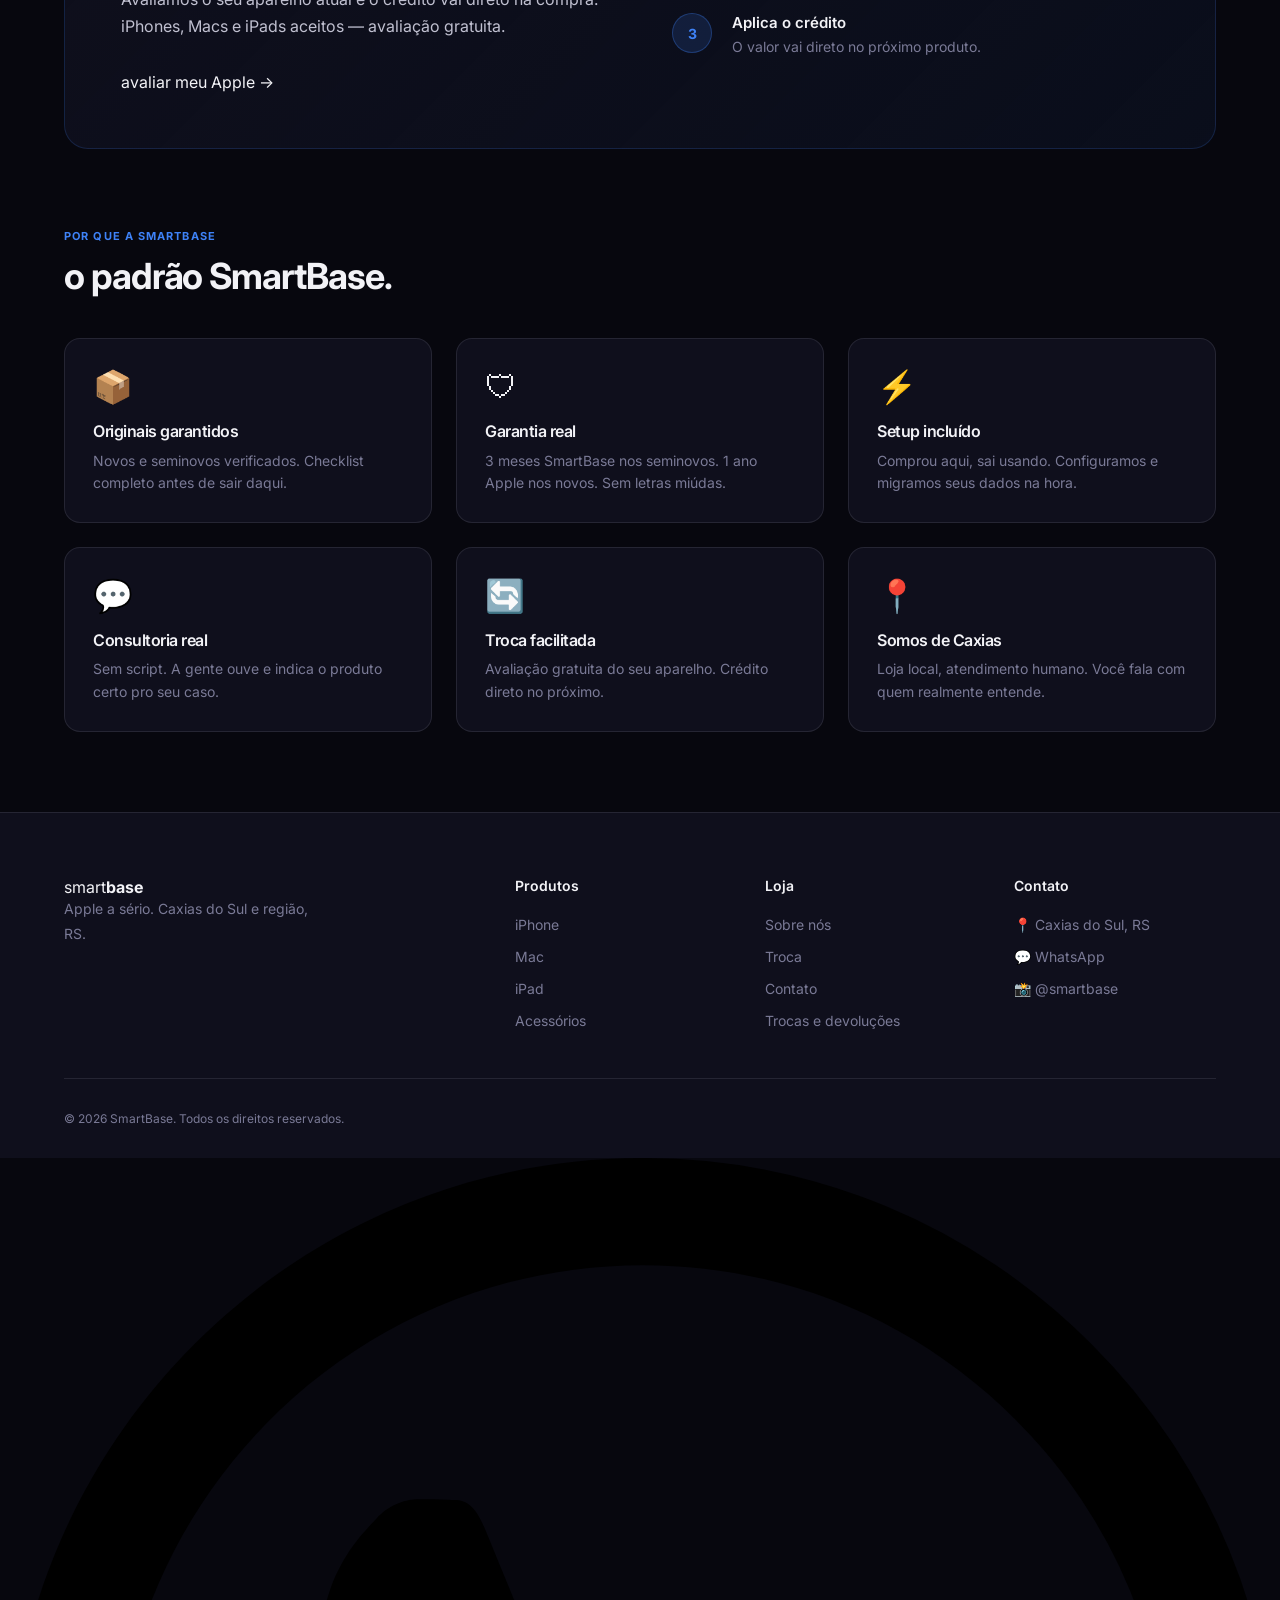
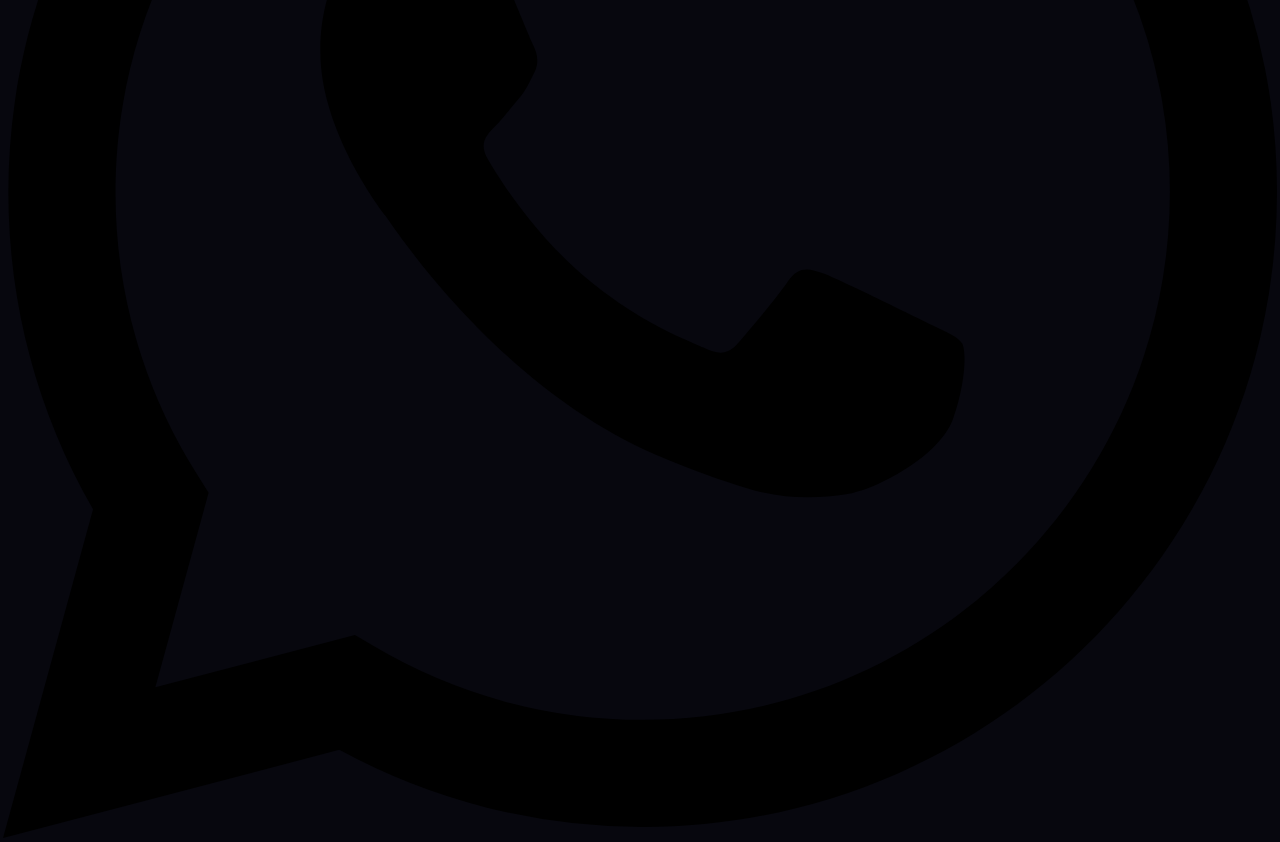
<file: tray-preview/home.html>
<!DOCTYPE html>
<html lang="pt-BR">
<head>
  <meta charset="UTF-8">
  <meta name="viewport" content="width=device-width, initial-scale=1.0">
  <title>SmartBase — Prévia: Página Inicial da Loja</title>
  <link rel="stylesheet" href="css/theme.css">
  <style>
    .preview-bar {
      background: #3E82F7;
      color: #fff;
      text-align: center;
      padding: 8px 16px;
      font-size: 13px;
      font-family: sans-serif;
    }
    .preview-bar a { color: #fff; text-decoration: underline; margin: 0 8px; }
  </style>
</head>
<body class="tray-page tray-page--home">

  <div class="preview-bar">
    Prévia da Loja Tray ·
    <a href="home.html">Início</a>
    <a href="catalog.html">Catálogo</a>
    <a href="product.html">Produto</a>
    <a href="cart.html">Carrinho</a>
  </div>

  <header class="tray-header" id="tray-header">
    <div class="tray-header__inner">
      <a href="home.html" class="tray-header__logo">
        <div class="logo-pill">
          <span class="logo-pill__dot"></span>
          <span><span class="wordmark-smart">smart</span><span class="wordmark-base">base</span></span>
        </div>
      </a>
      <form class="tray-header__search" role="search">
        <input type="search" class="tray-search-input" placeholder="buscar produto…">
        <button type="submit" class="tray-search-btn">
          <svg width="18" height="18" viewBox="0 0 24 24" fill="none" stroke="currentColor" stroke-width="2"><circle cx="11" cy="11" r="8"/><path d="m21 21-4.35-4.35"/></svg>
        </button>
      </form>
      <nav class="tray-header__nav">
        <ul>
          <li><a href="catalog.html" class="tray-nav-link">iPhone</a></li>
          <li><a href="catalog.html" class="tray-nav-link">Mac</a></li>
          <li><a href="catalog.html" class="tray-nav-link">iPad</a></li>
          <li><a href="catalog.html" class="tray-nav-link">Acessórios</a></li>
        </ul>
      </nav>
      <div class="tray-header__actions">
        <a href="cart.html" class="tray-cart-btn">
          <svg width="22" height="22" viewBox="0 0 24 24" fill="none" stroke="currentColor" stroke-width="1.8"><path d="M6 2 3 6v14a2 2 0 0 0 2 2h14a2 2 0 0 0 2-2V6l-3-4z"/><line x1="3" y1="6" x2="21" y2="6"/><path d="M16 10a4 4 0 0 1-8 0"/></svg>
        </a>
        <button class="tray-hamburger" id="tray-hamburger" aria-label="Abrir menu" aria-expanded="false">
          <span></span><span></span><span></span>
        </button>
      </div>
    </div>
    <div class="tray-mobile-nav" id="tray-mobile-nav" aria-hidden="true">
      <a href="catalog.html" class="tray-nav-link">iPhone</a>
      <a href="catalog.html" class="tray-nav-link">Mac</a>
      <a href="catalog.html" class="tray-nav-link">iPad</a>
      <a href="catalog.html" class="tray-nav-link">Acessórios</a>
      <a href="cart.html" class="tray-nav-link">Carrinho (0)</a>
    </div>
  </header>

  <main>
    <!-- HERO -->
    <section class="tray-hero">
      <div class="tray-container">
        <div class="tray-hero__content">
          <p class="tray-section-label">Apple a sério.</p>
          <h1 class="tray-hero__title">tecnologia que<br><span class="tray-hero__accent">encaixa na sua vida.</span></h1>
          <p class="tray-hero__sub">iPhones, Macs e iPads — novos e seminovos, com troca e consultoria incluídos. Atendemos Caxias do Sul e região.</p>
          <div class="tray-hero__actions">
            <a href="catalog.html" class="tray-btn tray-btn--primary tray-btn--lg">ver produtos</a>
            <a href="https://wa.me/5554XXXXXXXX" class="tray-btn tray-btn--secondary tray-btn--lg" target="_blank">falar no WhatsApp</a>
          </div>
        </div>
        <div class="tray-hero__badge-group">
          <div class="tray-trust-badge"><span class="tray-trust-badge__num">100%</span><span class="tray-trust-badge__label">originais Apple</span></div>
          <div class="tray-trust-badge"><span class="tray-trust-badge__num">3m</span><span class="tray-trust-badge__label">garantia seminovos</span></div>
          <div class="tray-trust-badge"><span class="tray-trust-badge__num">24h</span><span class="tray-trust-badge__label">suporte pós-venda</span></div>
        </div>
      </div>
    </section>

    <!-- CATEGORIAS -->
    <section class="tray-categories">
      <div class="tray-container">
        <p class="tray-section-label">navegue por categoria</p>
        <div class="tray-categories__grid">
          <a href="catalog.html" class="tray-category-card"><div class="tray-category-card__icon">📱</div><p class="tray-category-card__name">iPhone</p><p class="tray-category-card__count">12 produtos</p></a>
          <a href="catalog.html" class="tray-category-card"><div class="tray-category-card__icon">💻</div><p class="tray-category-card__name">Mac</p><p class="tray-category-card__count">8 produtos</p></a>
          <a href="catalog.html" class="tray-category-card"><div class="tray-category-card__icon">🖥</div><p class="tray-category-card__name">iPad</p><p class="tray-category-card__count">5 produtos</p></a>
          <a href="catalog.html" class="tray-category-card"><div class="tray-category-card__icon">🎧</div><p class="tray-category-card__name">Acessórios</p><p class="tray-category-card__count">9 produtos</p></a>
        </div>
      </div>
    </section>

    <!-- DESTAQUES -->
    <section class="tray-section">
      <div class="tray-container">
        <div class="tray-section-head">
          <div><p class="tray-section-label">mais vendidos</p><h2 class="tray-section-title">produtos em destaque.</h2></div>
          <a href="catalog.html" class="tray-btn tray-btn--ghost">ver todos →</a>
        </div>
        <div class="tray-product-grid">

          <article class="tray-product-card">
            <a href="product.html" class="tray-product-card__image-link">
              <div class="tray-product-card__image-wrap">
                <div style="width:100%;aspect-ratio:1;background:var(--color-surface);display:flex;align-items:center;justify-content:center;font-size:64px;">📱</div>
                <span class="tray-product-card__badge">novo</span>
              </div>
            </a>
            <div class="tray-product-card__body">
              <p class="tray-product-card__category">iPhone</p>
              <h3 class="tray-product-card__name"><a href="product.html">iPhone 15 Pro 256GB Titânio</a></h3>
              <div class="tray-product-card__pricing">
                <p class="tray-product-card__price-from">R$ 8.499,00</p>
                <p class="tray-product-card__price">R$ 7.499,00</p>
                <p class="tray-product-card__installments">12x de R$ 624,92</p>
              </div>
              <div class="tray-product-card__actions"><a href="product.html" class="buy-button">Comprar</a></div>
            </div>
          </article>

          <article class="tray-product-card">
            <a href="product.html" class="tray-product-card__image-link">
              <div class="tray-product-card__image-wrap">
                <div style="width:100%;aspect-ratio:1;background:var(--color-surface);display:flex;align-items:center;justify-content:center;font-size:64px;">📱</div>
                <span class="tray-product-card__badge tray-product-card__badge--used">seminovo</span>
              </div>
            </a>
            <div class="tray-product-card__body">
              <p class="tray-product-card__category">iPhone</p>
              <h3 class="tray-product-card__name"><a href="product.html">iPhone 14 128GB Meia-noite</a></h3>
              <div class="tray-product-card__pricing">
                <p class="tray-product-card__price-from">R$ 4.299,00</p>
                <p class="tray-product-card__price">R$ 3.799,00</p>
                <p class="tray-product-card__installments">12x de R$ 316,58</p>
              </div>
              <div class="tray-product-card__actions"><a href="product.html" class="buy-button">Comprar</a></div>
            </div>
          </article>

          <article class="tray-product-card">
            <a href="product.html" class="tray-product-card__image-link">
              <div class="tray-product-card__image-wrap">
                <div style="width:100%;aspect-ratio:1;background:var(--color-surface);display:flex;align-items:center;justify-content:center;font-size:64px;">💻</div>
                <span class="tray-product-card__badge">novo</span>
              </div>
            </a>
            <div class="tray-product-card__body">
              <p class="tray-product-card__category">Mac</p>
              <h3 class="tray-product-card__name"><a href="product.html">MacBook Air M2 8GB 256GB</a></h3>
              <div class="tray-product-card__pricing">
                <p class="tray-product-card__price">R$ 9.999,00</p>
                <p class="tray-product-card__installments">12x de R$ 833,25</p>
              </div>
              <div class="tray-product-card__actions"><a href="product.html" class="buy-button">Comprar</a></div>
            </div>
          </article>

          <article class="tray-product-card">
            <a href="product.html" class="tray-product-card__image-link">
              <div class="tray-product-card__image-wrap">
                <div style="width:100%;aspect-ratio:1;background:var(--color-surface);display:flex;align-items:center;justify-content:center;font-size:64px;">🎧</div>
                <span class="tray-product-card__badge">novo</span>
              </div>
            </a>
            <div class="tray-product-card__body">
              <p class="tray-product-card__category">Acessórios</p>
              <h3 class="tray-product-card__name"><a href="product.html">AirPods Pro 2ª Geração</a></h3>
              <div class="tray-product-card__pricing">
                <p class="tray-product-card__price">R$ 1.799,00</p>
                <p class="tray-product-card__installments">12x de R$ 149,92</p>
              </div>
              <div class="tray-product-card__actions"><a href="product.html" class="buy-button">Comprar</a></div>
            </div>
          </article>

        </div>
      </div>
    </section>

    <!-- TRADE-IN -->
    <section class="tray-tradein" id="troca">
      <div class="tray-container">
        <div class="tray-tradein__inner">
          <div class="tray-tradein__text">
            <p class="tray-section-label">troca inteligente</p>
            <h2 class="tray-tradein__title">troque seu Apple<br>pelo próximo.</h2>
            <p class="tray-tradein__sub">Avaliamos o seu aparelho atual e o crédito vai direto na compra. iPhones, Macs e iPads aceitos — avaliação gratuita.</p>
            <a href="https://wa.me/5554XXXXXXXX" class="tray-btn tray-btn--primary tray-btn--lg" target="_blank">avaliar meu Apple →</a>
          </div>
          <div class="tray-tradein__steps">
            <div class="tray-tradein__step"><span class="tray-tradein__step-num">1</span><div><p class="tray-tradein__step-title">Conta qual aparelho tem</p><p class="tray-tradein__step-desc">Modelo, capacidade e estado de conservação.</p></div></div>
            <div class="tray-tradein__step"><span class="tray-tradein__step-num">2</span><div><p class="tray-tradein__step-title">Recebe a avaliação</p><p class="tray-tradein__step-desc">Preço justo, transparente, em menos de 2h.</p></div></div>
            <div class="tray-tradein__step"><span class="tray-tradein__step-num">3</span><div><p class="tray-tradein__step-title">Aplica o crédito</p><p class="tray-tradein__step-desc">O valor vai direto no próximo produto.</p></div></div>
          </div>
        </div>
      </div>
    </section>

    <!-- DIFERENCIAIS -->
    <section class="tray-section">
      <div class="tray-container">
        <p class="tray-section-label tray-text-center">por que a SmartBase</p>
        <h2 class="tray-section-title tray-text-center">o padrão SmartBase.</h2>
        <div class="tray-features-grid">
          <div class="tray-feature"><span class="tray-feature__icon">📦</span><h3 class="tray-feature__title">Originais garantidos</h3><p class="tray-feature__desc">Novos e seminovos verificados. Checklist completo antes de sair daqui.</p></div>
          <div class="tray-feature"><span class="tray-feature__icon">🛡</span><h3 class="tray-feature__title">Garantia real</h3><p class="tray-feature__desc">3 meses SmartBase nos seminovos. 1 ano Apple nos novos. Sem letras miúdas.</p></div>
          <div class="tray-feature"><span class="tray-feature__icon">⚡</span><h3 class="tray-feature__title">Setup incluído</h3><p class="tray-feature__desc">Comprou aqui, sai usando. Configuramos e migramos seus dados na hora.</p></div>
          <div class="tray-feature"><span class="tray-feature__icon">💬</span><h3 class="tray-feature__title">Consultoria real</h3><p class="tray-feature__desc">Sem script. A gente ouve e indica o produto certo pro seu caso.</p></div>
          <div class="tray-feature"><span class="tray-feature__icon">🔄</span><h3 class="tray-feature__title">Troca facilitada</h3><p class="tray-feature__desc">Avaliação gratuita do seu aparelho. Crédito direto no próximo.</p></div>
          <div class="tray-feature"><span class="tray-feature__icon">📍</span><h3 class="tray-feature__title">Somos de Caxias</h3><p class="tray-feature__desc">Loja local, atendimento humano. Você fala com quem realmente entende.</p></div>
        </div>
      </div>
    </section>
  </main>

  <footer class="tray-footer">
    <div class="tray-container">
      <div class="tray-footer__grid">
        <div class="tray-footer__brand">
          <div class="logo-pill"><span class="logo-pill__dot"></span><span><span class="wordmark-smart">smart</span><span class="wordmark-base">base</span></span></div>
          <p class="tray-footer__tagline">Apple a sério. Caxias do Sul e região, RS.</p>
        </div>
        <div>
          <p class="tray-footer__col-title">Produtos</p>
          <ul class="tray-footer__links">
            <li><a href="catalog.html" class="tray-footer__link">iPhone</a></li>
            <li><a href="catalog.html" class="tray-footer__link">Mac</a></li>
            <li><a href="catalog.html" class="tray-footer__link">iPad</a></li>
            <li><a href="catalog.html" class="tray-footer__link">Acessórios</a></li>
          </ul>
        </div>
        <div>
          <p class="tray-footer__col-title">Loja</p>
          <ul class="tray-footer__links">
            <li><a href="#" class="tray-footer__link">Sobre nós</a></li>
            <li><a href="#troca" class="tray-footer__link">Troca</a></li>
            <li><a href="#" class="tray-footer__link">Contato</a></li>
            <li><a href="#" class="tray-footer__link">Trocas e devoluções</a></li>
          </ul>
        </div>
        <div>
          <p class="tray-footer__col-title">Contato</p>
          <ul class="tray-footer__links">
            <li><span class="tray-footer__link">📍 Caxias do Sul, RS</span></li>
            <li><a href="https://wa.me/5554XXXXXXXX" class="tray-footer__link">💬 WhatsApp</a></li>
            <li><a href="https://instagram.com/smartbase" class="tray-footer__link">📸 @smartbase</a></li>
          </ul>
        </div>
      </div>
      <div class="tray-footer__bottom">
        <p class="tray-footer__copy">© 2026 SmartBase. Todos os direitos reservados.</p>
      </div>
    </div>
  </footer>

  <a href="https://wa.me/5554XXXXXXXX" class="tray-whatsapp-fab" aria-label="WhatsApp" target="_blank">
    <svg viewBox="0 0 24 24" xmlns="http://www.w3.org/2000/svg"><path d="M17.472 14.382c-.297-.149-1.758-.867-2.03-.967-.273-.099-.471-.148-.67.15-.197.297-.767.966-.94 1.164-.173.199-.347.223-.644.075-.297-.15-1.255-.463-2.39-1.475-.883-.788-1.48-1.761-1.653-2.059-.173-.297-.018-.458.13-.606.134-.133.298-.347.446-.52.149-.174.198-.298.298-.497.099-.198.05-.371-.025-.52-.075-.149-.669-1.612-.916-2.207-.242-.579-.487-.5-.669-.51-.173-.008-.371-.01-.57-.01-.198 0-.52.074-.792.372-.272.297-1.04 1.016-1.04 2.479 0 1.462 1.065 2.875 1.213 3.074.149.198 2.096 3.2 5.077 4.487.709.306 1.262.489 1.694.625.712.227 1.36.195 1.871.118.571-.085 1.758-.719 2.006-1.413.248-.694.248-1.289.173-1.413-.074-.124-.272-.198-.57-.347m-5.421 7.403h-.004a9.87 9.87 0 01-5.031-1.378l-.361-.214-3.741.982.998-3.648-.235-.374a9.86 9.86 0 01-1.51-5.26c.001-5.45 4.436-9.884 9.888-9.884 2.64 0 5.122 1.03 6.988 2.898a9.825 9.825 0 012.893 6.994c-.003 5.45-4.437 9.884-9.885 9.884m8.413-18.297A11.815 11.815 0 0012.05 0C5.495 0 .16 5.335.157 11.892c0 2.096.547 4.142 1.588 5.945L.057 24l6.305-1.654a11.882 11.882 0 005.683 1.448h.005c6.554 0 11.89-5.335 11.893-11.893a11.821 11.821 0 00-3.48-8.413z"/></svg>
  </a>

  <script src="js/theme.js"></script>
</body>
</html>
</file>
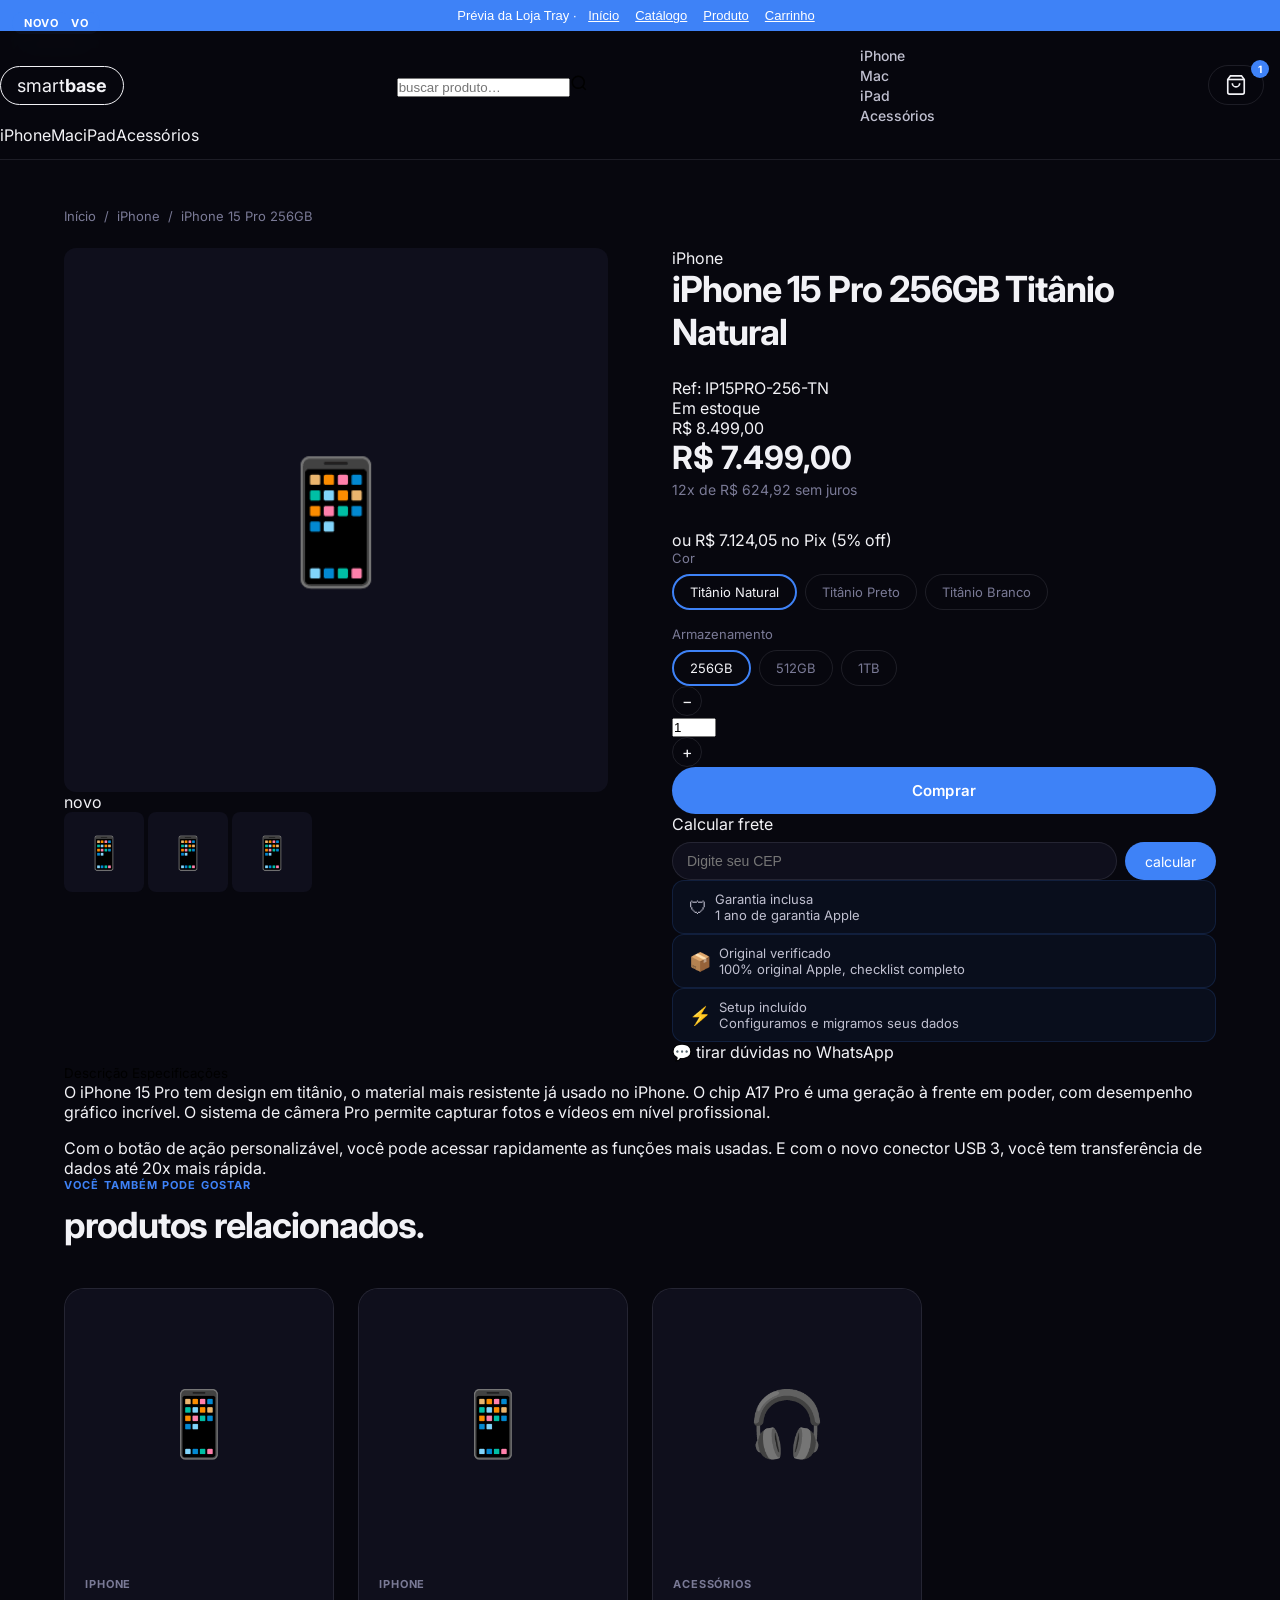
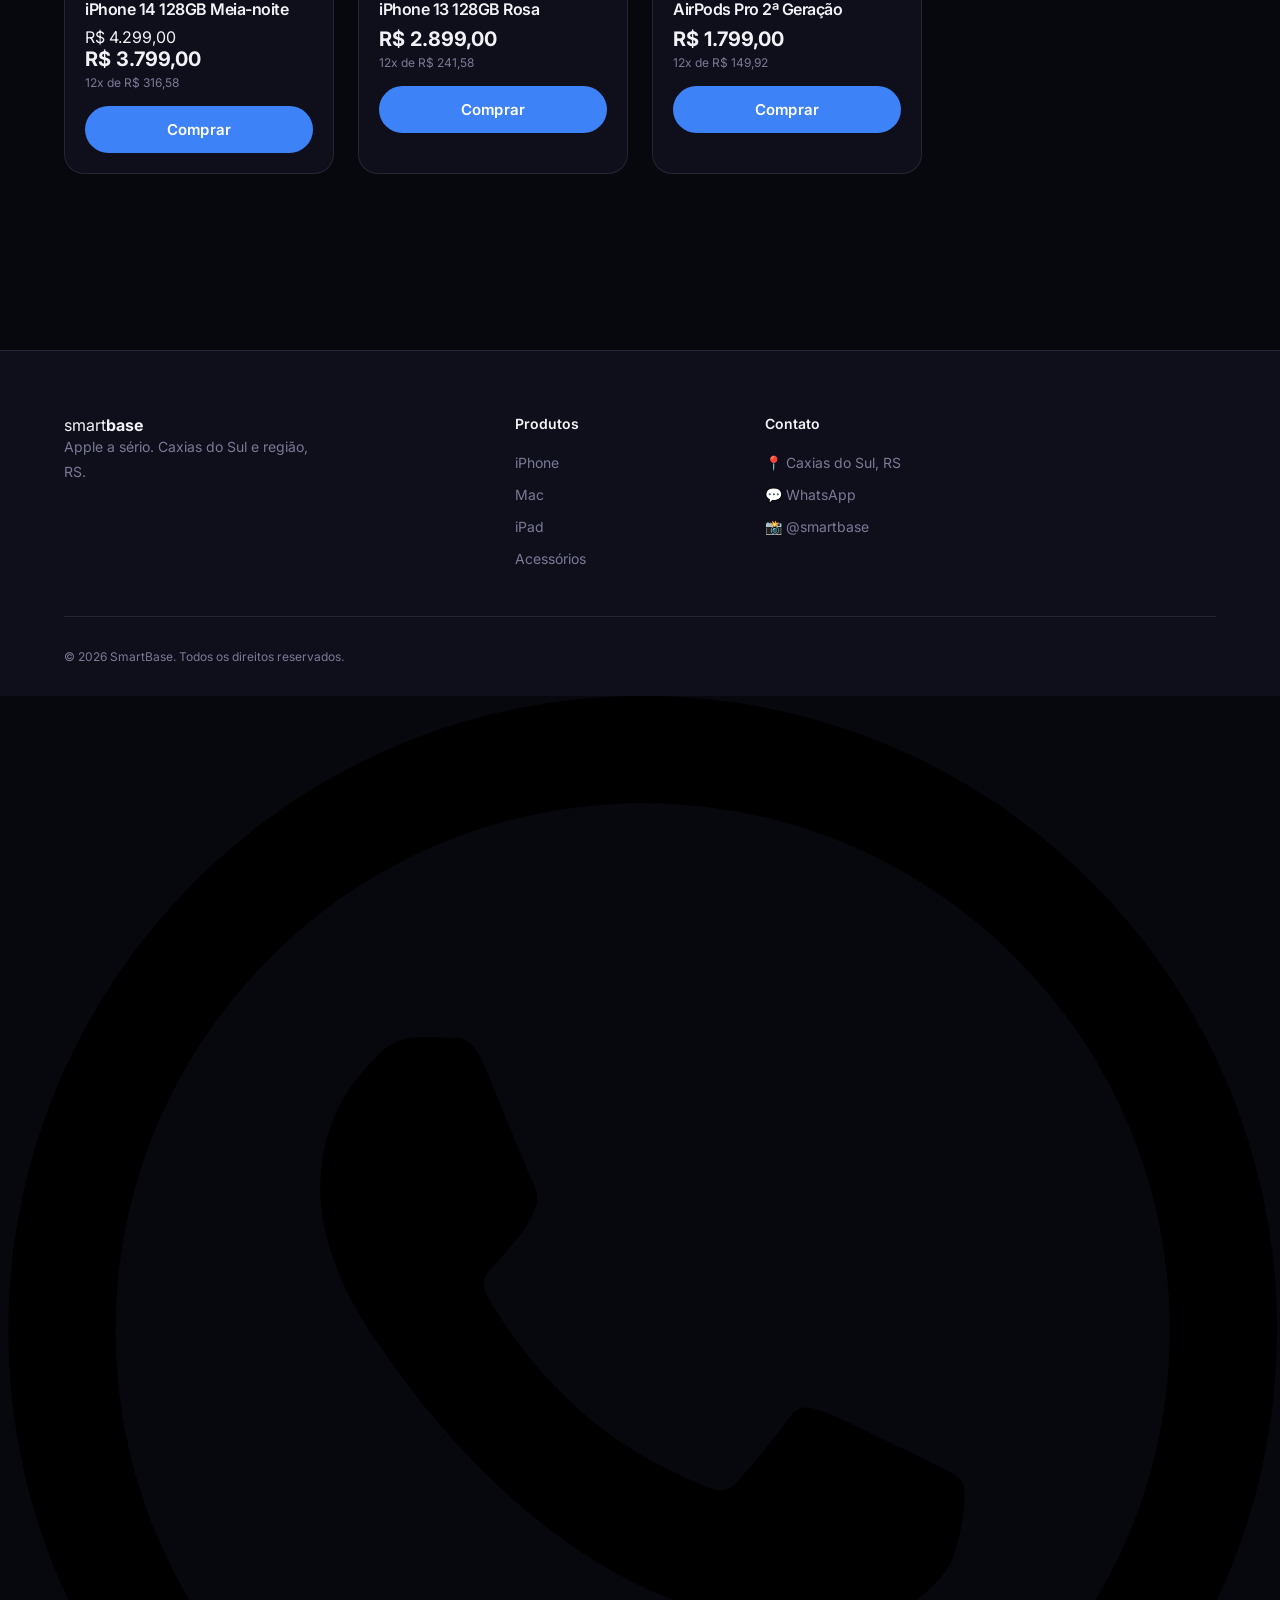
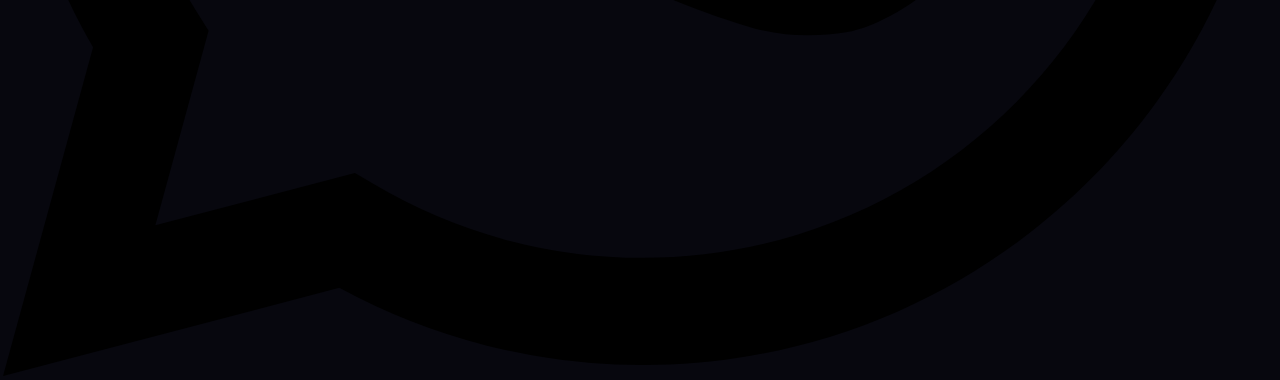
<file: tray-preview/product.html>
<!DOCTYPE html>
<html lang="pt-BR">
<head>
  <meta charset="UTF-8">
  <meta name="viewport" content="width=device-width, initial-scale=1.0">
  <title>iPhone 15 Pro 256GB — SmartBase | Prévia</title>
  <link rel="stylesheet" href="css/theme.css">
  <style>
    .preview-bar { background:#3E82F7;color:#fff;text-align:center;padding:8px 16px;font-size:13px;font-family:sans-serif; }
    .preview-bar a { color:#fff;text-decoration:underline;margin:0 8px; }
  </style>
</head>
<body class="tray-page tray-page--product">
  <div class="preview-bar">Prévia da Loja Tray · <a href="home.html">Início</a><a href="catalog.html">Catálogo</a><a href="product.html">Produto</a><a href="cart.html">Carrinho</a></div>

  <header class="tray-header" id="tray-header">
    <div class="tray-header__inner">
      <a href="home.html" class="tray-header__logo"><div class="logo-pill"><span class="logo-pill__dot"></span><span><span class="wordmark-smart">smart</span><span class="wordmark-base">base</span></span></div></a>
      <form class="tray-header__search" role="search"><input type="search" class="tray-search-input" placeholder="buscar produto…"><button type="submit" class="tray-search-btn"><svg width="18" height="18" viewBox="0 0 24 24" fill="none" stroke="currentColor" stroke-width="2"><circle cx="11" cy="11" r="8"/><path d="m21 21-4.35-4.35"/></svg></button></form>
      <nav class="tray-header__nav"><ul><li><a href="catalog.html" class="tray-nav-link">iPhone</a></li><li><a href="catalog.html" class="tray-nav-link">Mac</a></li><li><a href="catalog.html" class="tray-nav-link">iPad</a></li><li><a href="catalog.html" class="tray-nav-link">Acessórios</a></li></ul></nav>
      <div class="tray-header__actions"><a href="cart.html" class="tray-cart-btn"><svg width="22" height="22" viewBox="0 0 24 24" fill="none" stroke="currentColor" stroke-width="1.8"><path d="M6 2 3 6v14a2 2 0 0 0 2 2h14a2 2 0 0 0 2-2V6l-3-4z"/><line x1="3" y1="6" x2="21" y2="6"/><path d="M16 10a4 4 0 0 1-8 0"/></svg><span class="tray-cart-badge">1</span></a><button class="tray-hamburger" id="tray-hamburger" aria-label="Abrir menu" aria-expanded="false"><span></span><span></span><span></span></button></div>
    </div>
    <div class="tray-mobile-nav" id="tray-mobile-nav" aria-hidden="true"><a href="catalog.html" class="tray-nav-link">iPhone</a><a href="catalog.html" class="tray-nav-link">Mac</a><a href="catalog.html" class="tray-nav-link">iPad</a><a href="catalog.html" class="tray-nav-link">Acessórios</a></div>
  </header>

  <main class="tray-product-page">
    <div class="tray-container">
      <nav class="tray-breadcrumb">
        <a href="home.html">Início</a> <span>/</span>
        <a href="catalog.html">iPhone</a> <span>/</span>
        <span>iPhone 15 Pro 256GB</span>
      </nav>

      <div class="tray-product-layout">

        <!-- Galeria -->
        <div class="tray-product-gallery">
          <div class="tray-gallery-main" id="gallery-main">
            <div id="gallery-main-img" style="width:100%;aspect-ratio:1;background:var(--color-surface);display:flex;align-items:center;justify-content:center;font-size:120px;border-radius:var(--radius-md);">📱</div>
            <span class="tray-product-badge">novo</span>
          </div>
          <div class="tray-gallery-thumbs" id="gallery-thumbs">
            <button class="tray-thumb is-active" type="button"><div style="width:80px;height:80px;background:var(--color-surface);display:flex;align-items:center;justify-content:center;font-size:32px;border-radius:8px;">📱</div></button>
            <button class="tray-thumb" type="button"><div style="width:80px;height:80px;background:var(--color-surface);display:flex;align-items:center;justify-content:center;font-size:32px;border-radius:8px;">📱</div></button>
            <button class="tray-thumb" type="button"><div style="width:80px;height:80px;background:var(--color-surface);display:flex;align-items:center;justify-content:center;font-size:32px;border-radius:8px;">📱</div></button>
          </div>
        </div>

        <!-- Info -->
        <div class="tray-product-info">
          <p class="tray-product-info__category">iPhone</p>
          <h1 class="tray-product-info__name">iPhone 15 Pro 256GB Titânio Natural</h1>
          <p class="tray-product-info__ref">Ref: IP15PRO-256-TN</p>
          <div class="tray-product-info__availability"><span class="tray-availability tray-availability--in">Em estoque</span></div>
          <div class="tray-product-info__pricing">
            <p class="tray-product-info__price-from">R$ 8.499,00</p>
            <p class="tray-product-info__price">R$ 7.499,00</p>
            <p class="tray-product-info__installments">12x de R$ 624,92 sem juros</p>
            <p class="tray-product-info__pix">ou R$ 7.124,05 no Pix (5% off)</p>
          </div>

          <div class="tray-product-variants">
            <p style="font-size:13px;color:var(--color-silver);margin-bottom:8px;">Cor</p>
            <div style="display:flex;gap:8px;flex-wrap:wrap;">
              <button style="padding:8px 16px;border-radius:9999px;border:2px solid var(--color-signal);background:transparent;color:var(--color-white);font-size:13px;cursor:pointer;">Titânio Natural</button>
              <button style="padding:8px 16px;border-radius:9999px;border:1px solid var(--color-border);background:transparent;color:var(--color-silver);font-size:13px;cursor:pointer;">Titânio Preto</button>
              <button style="padding:8px 16px;border-radius:9999px;border:1px solid var(--color-border);background:transparent;color:var(--color-silver);font-size:13px;cursor:pointer;">Titânio Branco</button>
            </div>
            <p style="font-size:13px;color:var(--color-silver);margin:16px 0 8px;">Armazenamento</p>
            <div style="display:flex;gap:8px;">
              <button style="padding:8px 16px;border-radius:9999px;border:2px solid var(--color-signal);background:transparent;color:var(--color-white);font-size:13px;cursor:pointer;">256GB</button>
              <button style="padding:8px 16px;border-radius:9999px;border:1px solid var(--color-border);background:transparent;color:var(--color-silver);font-size:13px;cursor:pointer;">512GB</button>
              <button style="padding:8px 16px;border-radius:9999px;border:1px solid var(--color-border);background:transparent;color:var(--color-silver);font-size:13px;cursor:pointer;">1TB</button>
            </div>
          </div>

          <div class="tray-product-info__buy-row">
            <div class="tray-qty-control">
              <button class="tray-qty-btn" id="qty-dec" type="button">−</button>
              <input type="number" id="qty-input" class="tray-qty-input" value="1" min="1" max="10">
              <button class="tray-qty-btn" id="qty-inc" type="button">+</button>
            </div>
            <div class="tray-product-info__buy-btn"><a href="cart.html" class="buy-button">Comprar</a></div>
          </div>

          <div class="tray-shipping-calc">
            <p class="tray-shipping-calc__label">Calcular frete</p>
            <div style="display:flex;gap:8px;margin-top:8px;">
              <input type="text" placeholder="Digite seu CEP" style="flex:1;padding:10px 14px;border-radius:9999px;border:1px solid var(--color-border);background:var(--color-surface);color:var(--color-white);font-size:14px;">
              <button style="padding:10px 20px;border-radius:9999px;background:var(--color-signal);color:#fff;font-size:14px;cursor:pointer;">calcular</button>
            </div>
          </div>

          <div class="tray-product-guarantees">
            <div class="tray-guarantee-item"><span class="tray-guarantee-item__icon">🛡</span><div><p class="tray-guarantee-item__title">Garantia inclusa</p><p class="tray-guarantee-item__desc">1 ano de garantia Apple</p></div></div>
            <div class="tray-guarantee-item"><span class="tray-guarantee-item__icon">📦</span><div><p class="tray-guarantee-item__title">Original verificado</p><p class="tray-guarantee-item__desc">100% original Apple, checklist completo</p></div></div>
            <div class="tray-guarantee-item"><span class="tray-guarantee-item__icon">⚡</span><div><p class="tray-guarantee-item__title">Setup incluído</p><p class="tray-guarantee-item__desc">Configuramos e migramos seus dados</p></div></div>
          </div>

          <a href="https://wa.me/5554XXXXXXXX" class="tray-btn tray-btn--secondary" style="width:100%;justify-content:center;margin-top:16px;" target="_blank">💬 tirar dúvidas no WhatsApp</a>
        </div>
      </div>

      <!-- ABAS -->
      <div class="tray-product-tabs">
        <div class="tray-tabs-nav" role="tablist">
          <button class="tray-tab-btn is-active" role="tab" id="tab-desc" aria-controls="panel-desc" aria-selected="true" type="button">Descrição</button>
          <button class="tray-tab-btn" role="tab" id="tab-specs" aria-controls="panel-specs" aria-selected="false" type="button">Especificações</button>
        </div>
        <div class="tray-tab-panel is-active" role="tabpanel" id="panel-desc">
          <div class="tray-product-description">
            <p>O iPhone 15 Pro tem design em titânio, o material mais resistente já usado no iPhone. O chip A17 Pro é uma geração à frente em poder, com desempenho gráfico incrível. O sistema de câmera Pro permite capturar fotos e vídeos em nível profissional.</p>
            <p style="margin-top:16px;">Com o botão de ação personalizável, você pode acessar rapidamente as funções mais usadas. E com o novo conector USB 3, você tem transferência de dados até 20x mais rápida.</p>
          </div>
        </div>
        <div class="tray-tab-panel" role="tabpanel" id="panel-specs" hidden>
          <div class="tray-product-specs">
            <table style="width:100%;border-collapse:collapse;">
              <tr style="border-bottom:1px solid var(--color-border);"><td style="padding:12px 0;color:var(--color-silver);width:40%;">Tela</td><td style="padding:12px 0;">Super Retina XDR OLED 6,1"</td></tr>
              <tr style="border-bottom:1px solid var(--color-border);"><td style="padding:12px 0;color:var(--color-silver);">Chip</td><td style="padding:12px 0;">A17 Pro</td></tr>
              <tr style="border-bottom:1px solid var(--color-border);"><td style="padding:12px 0;color:var(--color-silver);">Armazenamento</td><td style="padding:12px 0;">256GB</td></tr>
              <tr style="border-bottom:1px solid var(--color-border);"><td style="padding:12px 0;color:var(--color-silver);">Câmera</td><td style="padding:12px 0;">48MP principal + 12MP ultra-wide + 12MP teleobjetiva</td></tr>
              <tr style="border-bottom:1px solid var(--color-border);"><td style="padding:12px 0;color:var(--color-silver);">Bateria</td><td style="padding:12px 0;">Até 23h de reprodução de vídeo</td></tr>
              <tr><td style="padding:12px 0;color:var(--color-silver);">Conectividade</td><td style="padding:12px 0;">5G, Wi-Fi 6E, Bluetooth 5.3, USB-C</td></tr>
            </table>
          </div>
        </div>
      </div>

      <!-- RELACIONADOS -->
      <section class="tray-section tray-section--related">
        <div class="tray-section-head"><div><p class="tray-section-label">você também pode gostar</p><h2 class="tray-section-title">produtos relacionados.</h2></div></div>
        <div class="tray-product-grid">
          <article class="tray-product-card"><a href="product.html" class="tray-product-card__image-link"><div class="tray-product-card__image-wrap"><div style="width:100%;aspect-ratio:1;background:var(--color-surface);display:flex;align-items:center;justify-content:center;font-size:64px;">📱</div><span class="tray-product-card__badge tray-product-card__badge--used">seminovo</span></div></a><div class="tray-product-card__body"><p class="tray-product-card__category">iPhone</p><h3 class="tray-product-card__name"><a href="product.html">iPhone 14 128GB Meia-noite</a></h3><div class="tray-product-card__pricing"><p class="tray-product-card__price-from">R$ 4.299,00</p><p class="tray-product-card__price">R$ 3.799,00</p><p class="tray-product-card__installments">12x de R$ 316,58</p></div><div class="tray-product-card__actions"><a href="product.html" class="buy-button">Comprar</a></div></div></article>
          <article class="tray-product-card"><a href="product.html" class="tray-product-card__image-link"><div class="tray-product-card__image-wrap"><div style="width:100%;aspect-ratio:1;background:var(--color-surface);display:flex;align-items:center;justify-content:center;font-size:64px;">📱</div><span class="tray-product-card__badge tray-product-card__badge--used">seminovo</span></div></a><div class="tray-product-card__body"><p class="tray-product-card__category">iPhone</p><h3 class="tray-product-card__name"><a href="product.html">iPhone 13 128GB Rosa</a></h3><div class="tray-product-card__pricing"><p class="tray-product-card__price">R$ 2.899,00</p><p class="tray-product-card__installments">12x de R$ 241,58</p></div><div class="tray-product-card__actions"><a href="product.html" class="buy-button">Comprar</a></div></div></article>
          <article class="tray-product-card"><a href="product.html" class="tray-product-card__image-link"><div class="tray-product-card__image-wrap"><div style="width:100%;aspect-ratio:1;background:var(--color-surface);display:flex;align-items:center;justify-content:center;font-size:64px;">🎧</div><span class="tray-product-card__badge">novo</span></div></a><div class="tray-product-card__body"><p class="tray-product-card__category">Acessórios</p><h3 class="tray-product-card__name"><a href="product.html">AirPods Pro 2ª Geração</a></h3><div class="tray-product-card__pricing"><p class="tray-product-card__price">R$ 1.799,00</p><p class="tray-product-card__installments">12x de R$ 149,92</p></div><div class="tray-product-card__actions"><a href="product.html" class="buy-button">Comprar</a></div></div></article>
        </div>
      </section>
    </div>
  </main>

  <footer class="tray-footer">
    <div class="tray-container">
      <div class="tray-footer__grid">
        <div class="tray-footer__brand"><div class="logo-pill"><span class="logo-pill__dot"></span><span><span class="wordmark-smart">smart</span><span class="wordmark-base">base</span></span></div><p class="tray-footer__tagline">Apple a sério. Caxias do Sul e região, RS.</p></div>
        <div><p class="tray-footer__col-title">Produtos</p><ul class="tray-footer__links"><li><a href="catalog.html" class="tray-footer__link">iPhone</a></li><li><a href="catalog.html" class="tray-footer__link">Mac</a></li><li><a href="catalog.html" class="tray-footer__link">iPad</a></li><li><a href="catalog.html" class="tray-footer__link">Acessórios</a></li></ul></div>
        <div><p class="tray-footer__col-title">Contato</p><ul class="tray-footer__links"><li><span class="tray-footer__link">📍 Caxias do Sul, RS</span></li><li><a href="https://wa.me/5554XXXXXXXX" class="tray-footer__link">💬 WhatsApp</a></li><li><a href="https://instagram.com/smartbase" class="tray-footer__link">📸 @smartbase</a></li></ul></div>
      </div>
      <div class="tray-footer__bottom"><p class="tray-footer__copy">© 2026 SmartBase. Todos os direitos reservados.</p></div>
    </div>
  </footer>

  <a href="https://wa.me/5554XXXXXXXX" class="tray-whatsapp-fab" target="_blank"><svg viewBox="0 0 24 24" xmlns="http://www.w3.org/2000/svg"><path d="M17.472 14.382c-.297-.149-1.758-.867-2.03-.967-.273-.099-.471-.148-.67.15-.197.297-.767.966-.94 1.164-.173.199-.347.223-.644.075-.297-.15-1.255-.463-2.39-1.475-.883-.788-1.48-1.761-1.653-2.059-.173-.297-.018-.458.13-.606.134-.133.298-.347.446-.52.149-.174.198-.298.298-.497.099-.198.05-.371-.025-.52-.075-.149-.669-1.612-.916-2.207-.242-.579-.487-.5-.669-.51-.173-.008-.371-.01-.57-.01-.198 0-.52.074-.792.372-.272.297-1.04 1.016-1.04 2.479 0 1.462 1.065 2.875 1.213 3.074.149.198 2.096 3.2 5.077 4.487.709.306 1.262.489 1.694.625.712.227 1.36.195 1.871.118.571-.085 1.758-.719 2.006-1.413.248-.694.248-1.289.173-1.413-.074-.124-.272-.198-.57-.347m-5.421 7.403h-.004a9.87 9.87 0 01-5.031-1.378l-.361-.214-3.741.982.998-3.648-.235-.374a9.86 9.86 0 01-1.51-5.26c.001-5.45 4.436-9.884 9.888-9.884 2.64 0 5.122 1.03 6.988 2.898a9.825 9.825 0 012.893 6.994c-.003 5.45-4.437 9.884-9.885 9.884m8.413-18.297A11.815 11.815 0 0012.05 0C5.495 0 .16 5.335.157 11.892c0 2.096.547 4.142 1.588 5.945L.057 24l6.305-1.654a11.882 11.882 0 005.683 1.448h.005c6.554 0 11.89-5.335 11.893-11.893a11.821 11.821 0 00-3.48-8.413z"/></svg></a>
  <script src="js/theme.js"></script>
</body>
</html>
</file>
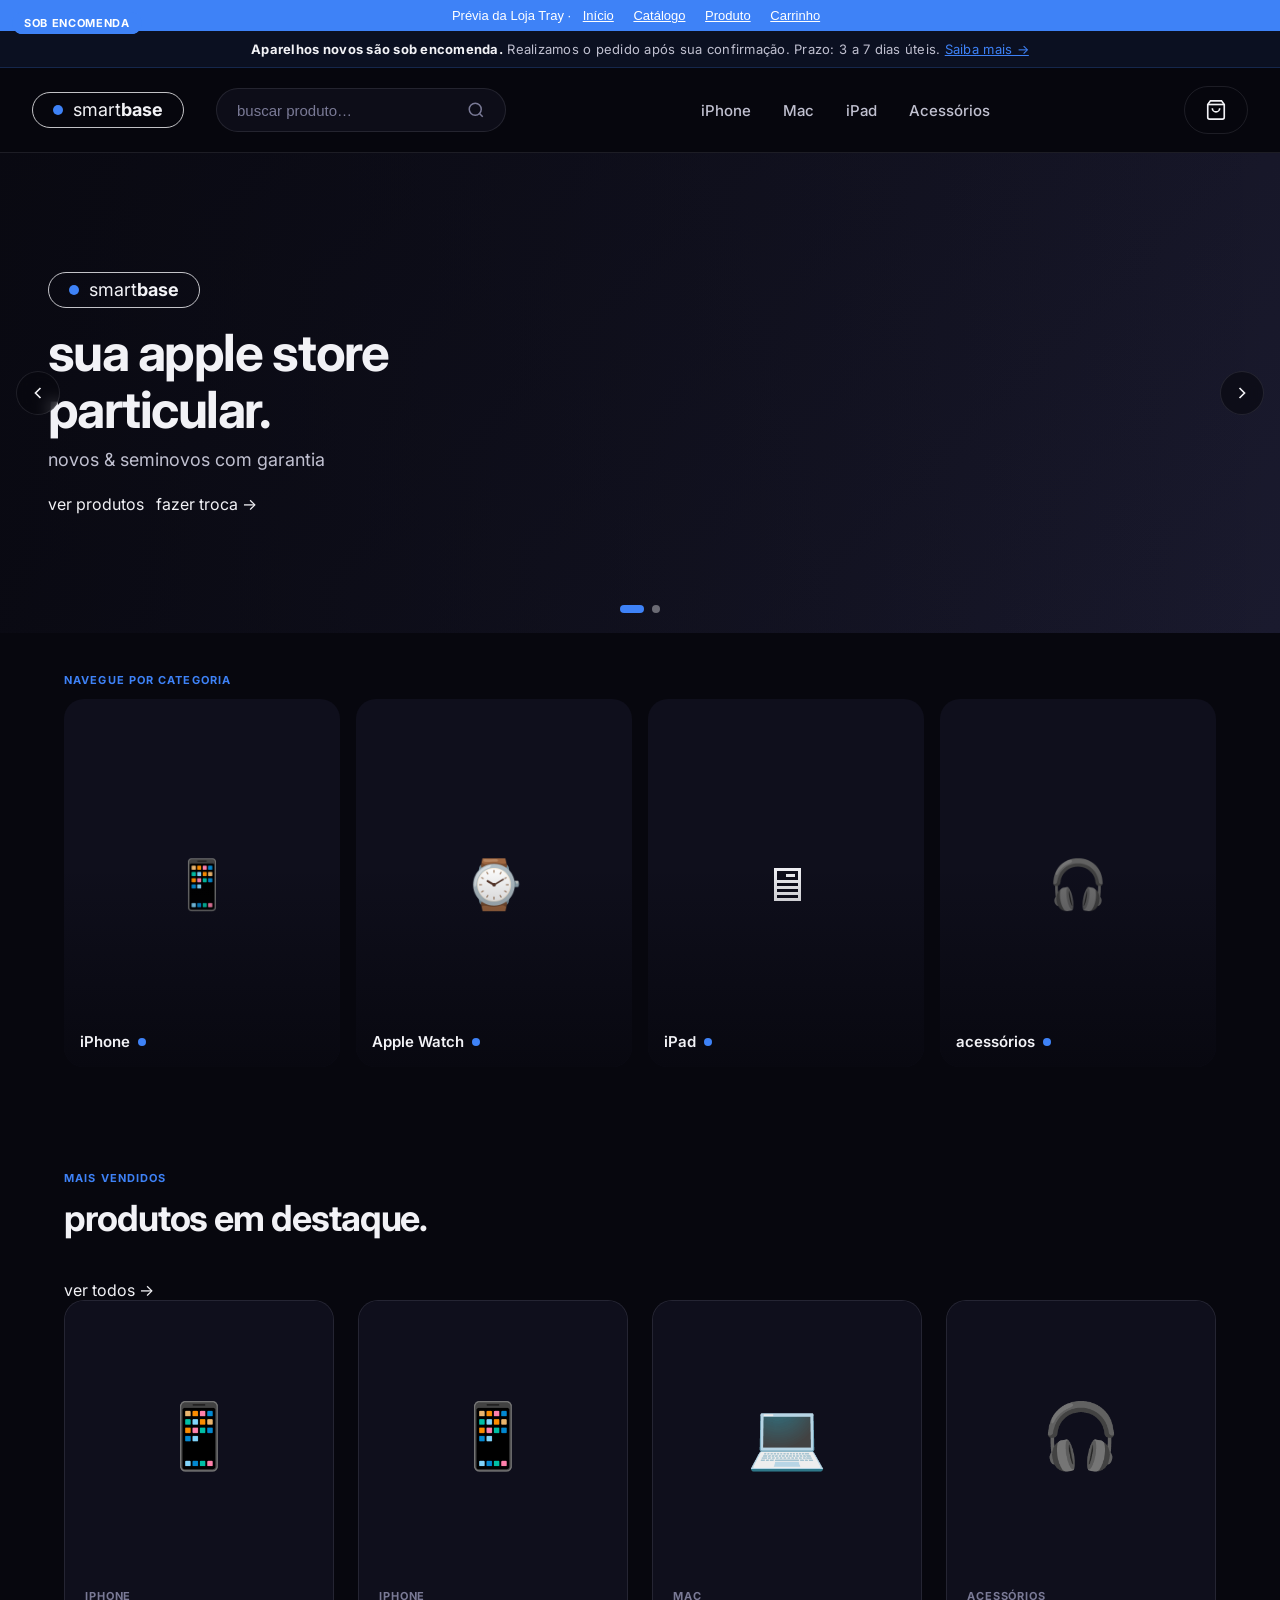
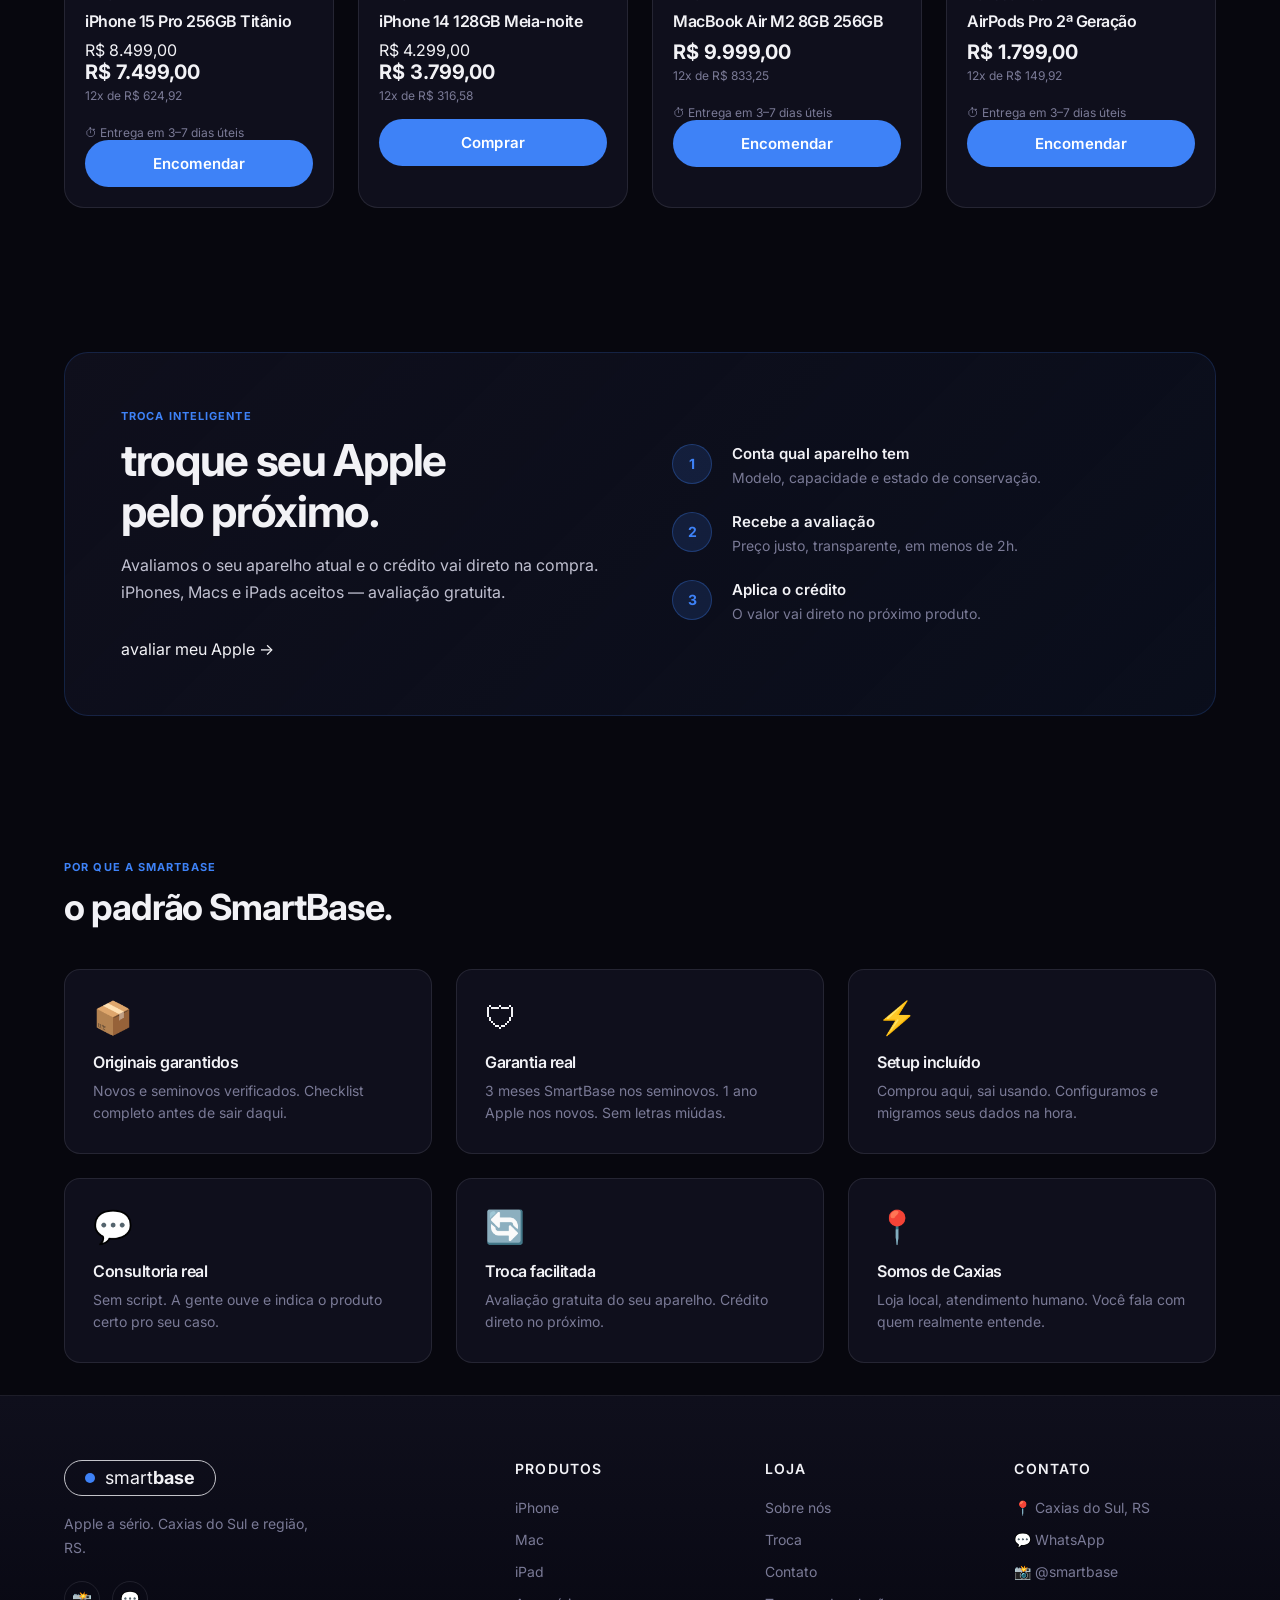
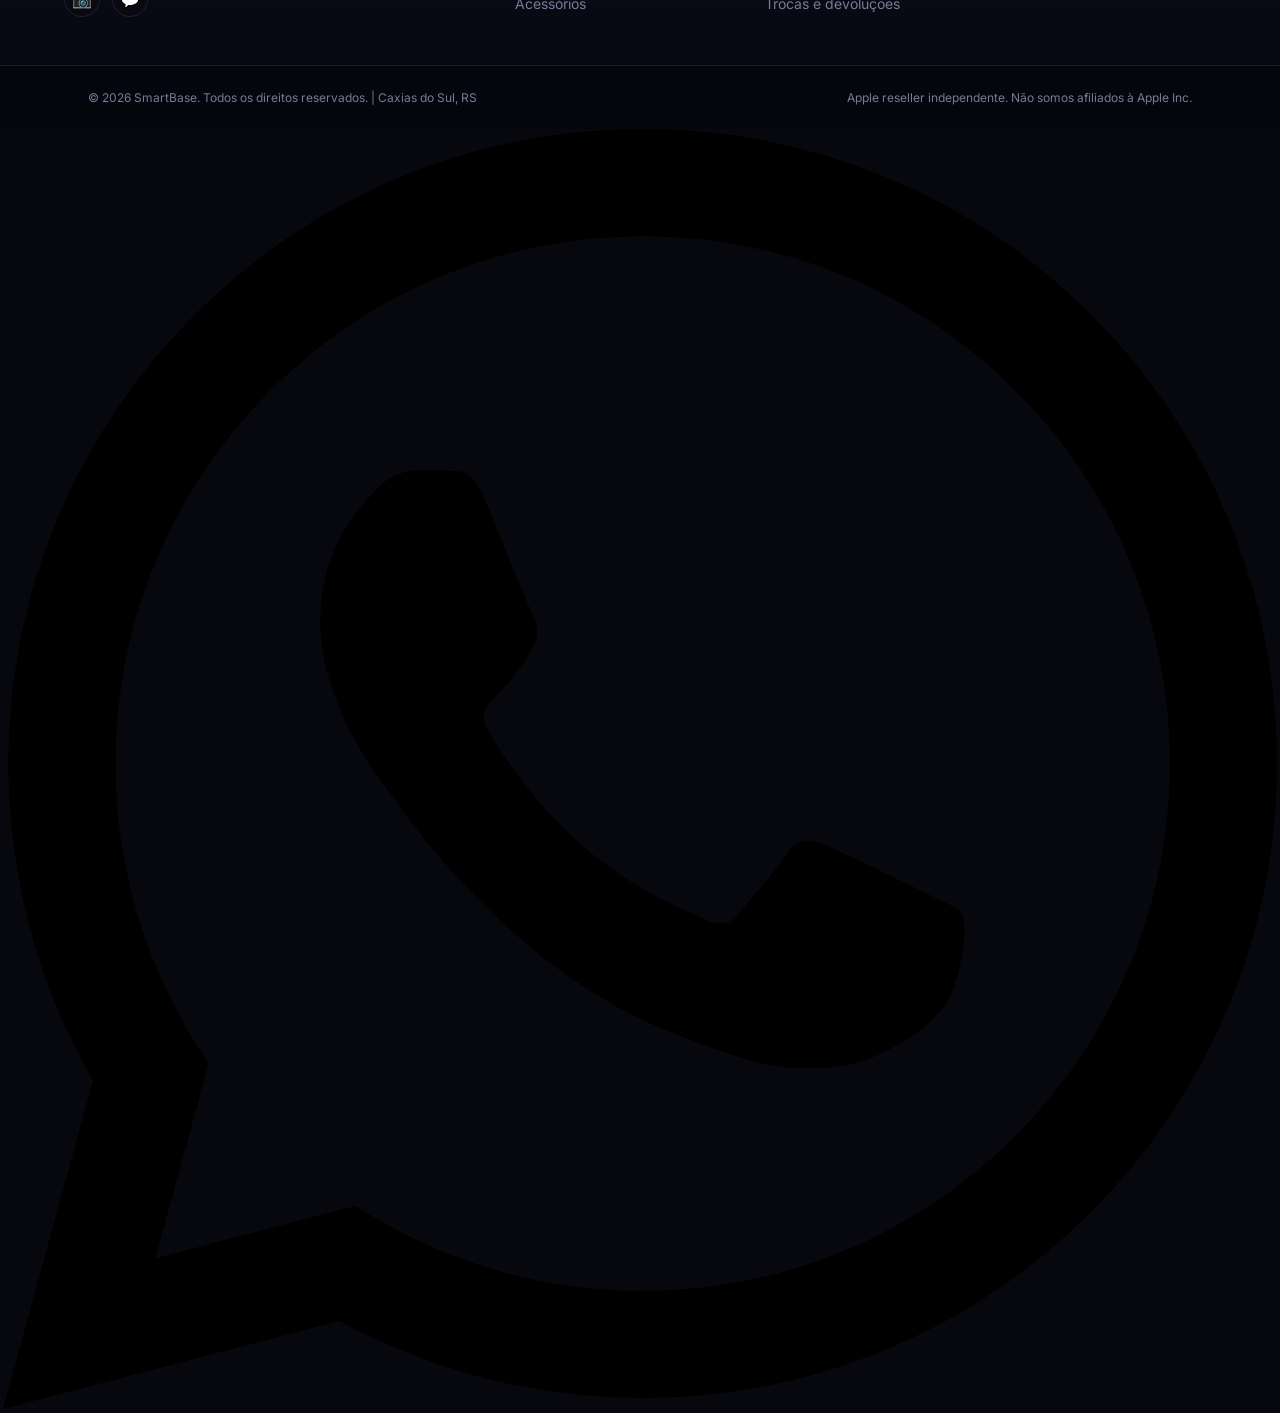
<file: clientes/smartbase/tray-preview/home.html>
<!DOCTYPE html>
<html lang="pt-BR">
<head>
  <meta charset="UTF-8">
  <meta name="viewport" content="width=device-width, initial-scale=1.0">
  <title>SmartBase — Prévia: Página Inicial da Loja</title>
  <link rel="stylesheet" href="css/theme.css">
  <style>
    .preview-bar {
      background: #3E82F7;
      color: #fff;
      text-align: center;
      padding: 8px 16px;
      font-size: 13px;
      font-family: sans-serif;
    }
    .preview-bar a { color: #fff; text-decoration: underline; margin: 0 8px; }
  </style>
</head>
<body class="tray-page tray-page--home">

  <div class="preview-bar">
    Prévia da Loja Tray ·
    <a href="home.html">Início</a>
    <a href="catalog.html">Catálogo</a>
    <a href="product.html">Produto</a>
    <a href="cart.html">Carrinho</a>
  </div>

  <div class="tray-order-banner">
    <strong>Aparelhos novos são sob encomenda.</strong> Realizamos o pedido após sua confirmação. Prazo: 3 a 7 dias úteis. <a href="https://wa.me/5554XXXXXXXX" target="_blank">Saiba mais →</a>
  </div>

  <header class="tray-header" id="tray-header">
    <div class="tray-header__inner">
      <a href="home.html" class="tray-header__logo">
        <div class="logo-pill">
          <span class="logo-pill__dot"></span>
          <span><span class="wordmark-smart">smart</span><span class="wordmark-base">base</span></span>
        </div>
      </a>
      <form class="tray-header__search" role="search">
        <input type="search" class="tray-search-input" placeholder="buscar produto…">
        <button type="submit" class="tray-search-btn">
          <svg width="18" height="18" viewBox="0 0 24 24" fill="none" stroke="currentColor" stroke-width="2"><circle cx="11" cy="11" r="8"/><path d="m21 21-4.35-4.35"/></svg>
        </button>
      </form>
      <nav class="tray-header__nav">
        <ul>
          <li><a href="catalog.html" class="tray-nav-link">iPhone</a></li>
          <li><a href="catalog.html" class="tray-nav-link">Mac</a></li>
          <li><a href="catalog.html" class="tray-nav-link">iPad</a></li>
          <li><a href="catalog.html" class="tray-nav-link">Acessórios</a></li>
        </ul>
      </nav>
      <div class="tray-header__actions">
        <a href="cart.html" class="tray-cart-btn">
          <svg width="22" height="22" viewBox="0 0 24 24" fill="none" stroke="currentColor" stroke-width="1.8"><path d="M6 2 3 6v14a2 2 0 0 0 2 2h14a2 2 0 0 0 2-2V6l-3-4z"/><line x1="3" y1="6" x2="21" y2="6"/><path d="M16 10a4 4 0 0 1-8 0"/></svg>
        </a>
        <button class="tray-hamburger" id="tray-hamburger" aria-label="Abrir menu" aria-expanded="false">
          <span></span><span></span><span></span>
        </button>
      </div>
    </div>
    <div class="tray-mobile-nav" id="tray-mobile-nav" aria-hidden="true">
      <a href="catalog.html" class="tray-nav-link">iPhone</a>
      <a href="catalog.html" class="tray-nav-link">Mac</a>
      <a href="catalog.html" class="tray-nav-link">iPad</a>
      <a href="catalog.html" class="tray-nav-link">Acessórios</a>
      <a href="cart.html" class="tray-nav-link">Carrinho (0)</a>
    </div>
  </header>

  <main>
    <!-- BANNER CARROSSEL -->
    <section class="hero-banner" id="hero-banner" aria-label="Banners principais">
      <div class="hero-banner__track" id="banner-track">

        <div class="hero-banner__slide">
          <div class="hero-banner__img" style="background: linear-gradient(135deg, #0F0F1C 0%, #1a1a2e 100%);"></div>
          <div class="hero-banner__overlay"></div>
          <div class="hero-banner__content">
            <div class="hero-banner__logo logo-pill"><span class="logo-pill__dot"></span><span><span class="wordmark-smart">smart</span><span class="wordmark-base">base</span></span></div>
            <h1 class="hero-banner__title">sua apple store<br>particular.</h1>
            <p class="hero-banner__sub">novos &amp; seminovos com garantia</p>
            <div class="hero-banner__actions">
              <a href="catalog.html" class="tray-btn tray-btn--primary tray-btn--lg">ver produtos</a>
              <a href="#troca" class="tray-btn tray-btn--secondary tray-btn--lg">fazer troca →</a>
            </div>
          </div>
        </div>

        <div class="hero-banner__slide">
          <div class="hero-banner__img" style="background: linear-gradient(135deg, #0F0F1C 0%, #0d1b2a 100%);"></div>
          <div class="hero-banner__overlay"></div>
          <div class="hero-banner__content">
            <div class="hero-banner__logo logo-pill"><span class="logo-pill__dot"></span><span><span class="wordmark-smart">smart</span><span class="wordmark-base">base</span></span></div>
            <h1 class="hero-banner__title">troque seu Apple<br>pelo próximo.</h1>
            <p class="hero-banner__sub">avaliação gratuita · crédito direto na compra</p>
            <div class="hero-banner__actions">
              <a href="https://wa.me/5554XXXXXXXX" class="tray-btn tray-btn--primary tray-btn--lg" target="_blank">avaliar agora →</a>
            </div>
          </div>
        </div>

      </div>
      <button class="hero-banner__prev" id="banner-prev" aria-label="Banner anterior"><svg width="20" height="20" viewBox="0 0 24 24" fill="none" stroke="currentColor" stroke-width="2"><polyline points="15 18 9 12 15 6"/></svg></button>
      <button class="hero-banner__next" id="banner-next" aria-label="Próximo banner"><svg width="20" height="20" viewBox="0 0 24 24" fill="none" stroke="currentColor" stroke-width="2"><polyline points="9 18 15 12 9 6"/></svg></button>
      <div class="hero-banner__dots" id="banner-dots">
        <button class="hero-banner__dot is-active" data-index="0"></button>
        <button class="hero-banner__dot" data-index="1"></button>
      </div>
    </section>

    <!-- CATEGORIAS COM FOTO -->
    <section class="tray-categories">
      <div class="tray-container">
        <p class="tray-section-label">navegue por categoria</p>
        <div class="categories__grid">

          <a href="catalog.html" class="category-card">
            <div class="category-card__placeholder">📱</div>
            <div class="category-card__overlay"></div>
            <div class="category-card__label"><span class="category-card__name">iPhone</span><span class="category-card__dot"></span></div>
          </a>

          <a href="catalog.html" class="category-card">
            <div class="category-card__placeholder">⌚</div>
            <div class="category-card__overlay"></div>
            <div class="category-card__label"><span class="category-card__name">Apple Watch</span><span class="category-card__dot"></span></div>
          </a>

          <a href="catalog.html" class="category-card">
            <div class="category-card__placeholder">🖥</div>
            <div class="category-card__overlay"></div>
            <div class="category-card__label"><span class="category-card__name">iPad</span><span class="category-card__dot"></span></div>
          </a>

          <a href="catalog.html" class="category-card">
            <div class="category-card__placeholder">🎧</div>
            <div class="category-card__overlay"></div>
            <div class="category-card__label"><span class="category-card__name">acessórios</span><span class="category-card__dot"></span></div>
          </a>

        </div>
      </div>
    </section>

    <!-- DESTAQUES -->
    <section class="tray-section">
      <div class="tray-container">
        <div class="tray-section-head">
          <div><p class="tray-section-label">mais vendidos</p><h2 class="tray-section-title">produtos em destaque.</h2></div>
          <a href="catalog.html" class="tray-btn tray-btn--ghost">ver todos →</a>
        </div>
        <div class="tray-product-grid">

          <article class="tray-product-card">
            <a href="product.html" class="tray-product-card__image-link">
              <div class="tray-product-card__image-wrap">
                <div style="width:100%;aspect-ratio:1;background:var(--color-surface);display:flex;align-items:center;justify-content:center;font-size:64px;">📱</div>
                <span class="tray-product-card__badge tray-product-card__badge--order">sob encomenda</span>
              </div>
            </a>
            <div class="tray-product-card__body">
              <p class="tray-product-card__category">iPhone</p>
              <h3 class="tray-product-card__name"><a href="product.html">iPhone 15 Pro 256GB Titânio</a></h3>
              <div class="tray-product-card__pricing">
                <p class="tray-product-card__price-from">R$ 8.499,00</p>
                <p class="tray-product-card__price">R$ 7.499,00</p>
                <p class="tray-product-card__installments">12x de R$ 624,92</p>
              </div>
              <p class="tray-product-card__order-notice">⏱ Entrega em 3–7 dias úteis</p>
              <div class="tray-product-card__actions"><a href="product.html" class="buy-button">Encomendar</a></div>
            </div>
          </article>

          <article class="tray-product-card">
            <a href="product.html" class="tray-product-card__image-link">
              <div class="tray-product-card__image-wrap">
                <div style="width:100%;aspect-ratio:1;background:var(--color-surface);display:flex;align-items:center;justify-content:center;font-size:64px;">📱</div>
                <span class="tray-product-card__badge tray-product-card__badge--used">seminovo</span>
              </div>
            </a>
            <div class="tray-product-card__body">
              <p class="tray-product-card__category">iPhone</p>
              <h3 class="tray-product-card__name"><a href="product.html">iPhone 14 128GB Meia-noite</a></h3>
              <div class="tray-product-card__pricing">
                <p class="tray-product-card__price-from">R$ 4.299,00</p>
                <p class="tray-product-card__price">R$ 3.799,00</p>
                <p class="tray-product-card__installments">12x de R$ 316,58</p>
              </div>
              <div class="tray-product-card__actions"><a href="product.html" class="buy-button">Comprar</a></div>
            </div>
          </article>

          <article class="tray-product-card">
            <a href="product.html" class="tray-product-card__image-link">
              <div class="tray-product-card__image-wrap">
                <div style="width:100%;aspect-ratio:1;background:var(--color-surface);display:flex;align-items:center;justify-content:center;font-size:64px;">💻</div>
                <span class="tray-product-card__badge tray-product-card__badge--order">sob encomenda</span>
              </div>
            </a>
            <div class="tray-product-card__body">
              <p class="tray-product-card__category">Mac</p>
              <h3 class="tray-product-card__name"><a href="product.html">MacBook Air M2 8GB 256GB</a></h3>
              <div class="tray-product-card__pricing">
                <p class="tray-product-card__price">R$ 9.999,00</p>
                <p class="tray-product-card__installments">12x de R$ 833,25</p>
              </div>
              <p class="tray-product-card__order-notice">⏱ Entrega em 3–7 dias úteis</p>
              <div class="tray-product-card__actions"><a href="product.html" class="buy-button">Encomendar</a></div>
            </div>
          </article>

          <article class="tray-product-card">
            <a href="product.html" class="tray-product-card__image-link">
              <div class="tray-product-card__image-wrap">
                <div style="width:100%;aspect-ratio:1;background:var(--color-surface);display:flex;align-items:center;justify-content:center;font-size:64px;">🎧</div>
                <span class="tray-product-card__badge tray-product-card__badge--order">sob encomenda</span>
              </div>
            </a>
            <div class="tray-product-card__body">
              <p class="tray-product-card__category">Acessórios</p>
              <h3 class="tray-product-card__name"><a href="product.html">AirPods Pro 2ª Geração</a></h3>
              <div class="tray-product-card__pricing">
                <p class="tray-product-card__price">R$ 1.799,00</p>
                <p class="tray-product-card__installments">12x de R$ 149,92</p>
              </div>
              <p class="tray-product-card__order-notice">⏱ Entrega em 3–7 dias úteis</p>
              <div class="tray-product-card__actions"><a href="product.html" class="buy-button">Encomendar</a></div>
            </div>
          </article>

        </div>
      </div>
    </section>

    <!-- TRADE-IN -->
    <section class="tray-tradein" id="troca">
      <div class="tray-container">
        <div class="tray-tradein__inner">
          <div class="tray-tradein__text">
            <p class="tray-section-label">troca inteligente</p>
            <h2 class="tray-tradein__title">troque seu Apple<br>pelo próximo.</h2>
            <p class="tray-tradein__sub">Avaliamos o seu aparelho atual e o crédito vai direto na compra. iPhones, Macs e iPads aceitos — avaliação gratuita.</p>
            <a href="https://wa.me/5554XXXXXXXX" class="tray-btn tray-btn--primary tray-btn--lg" target="_blank">avaliar meu Apple →</a>
          </div>
          <div class="tray-tradein__steps">
            <div class="tray-tradein__step"><span class="tray-tradein__step-num">1</span><div><p class="tray-tradein__step-title">Conta qual aparelho tem</p><p class="tray-tradein__step-desc">Modelo, capacidade e estado de conservação.</p></div></div>
            <div class="tray-tradein__step"><span class="tray-tradein__step-num">2</span><div><p class="tray-tradein__step-title">Recebe a avaliação</p><p class="tray-tradein__step-desc">Preço justo, transparente, em menos de 2h.</p></div></div>
            <div class="tray-tradein__step"><span class="tray-tradein__step-num">3</span><div><p class="tray-tradein__step-title">Aplica o crédito</p><p class="tray-tradein__step-desc">O valor vai direto no próximo produto.</p></div></div>
          </div>
        </div>
      </div>
    </section>

    <!-- DIFERENCIAIS -->
    <section class="tray-section">
      <div class="tray-container">
        <p class="tray-section-label tray-text-center">por que a SmartBase</p>
        <h2 class="tray-section-title tray-text-center">o padrão SmartBase.</h2>
        <div class="tray-features-grid">
          <div class="tray-feature"><span class="tray-feature__icon">📦</span><h3 class="tray-feature__title">Originais garantidos</h3><p class="tray-feature__desc">Novos e seminovos verificados. Checklist completo antes de sair daqui.</p></div>
          <div class="tray-feature"><span class="tray-feature__icon">🛡</span><h3 class="tray-feature__title">Garantia real</h3><p class="tray-feature__desc">3 meses SmartBase nos seminovos. 1 ano Apple nos novos. Sem letras miúdas.</p></div>
          <div class="tray-feature"><span class="tray-feature__icon">⚡</span><h3 class="tray-feature__title">Setup incluído</h3><p class="tray-feature__desc">Comprou aqui, sai usando. Configuramos e migramos seus dados na hora.</p></div>
          <div class="tray-feature"><span class="tray-feature__icon">💬</span><h3 class="tray-feature__title">Consultoria real</h3><p class="tray-feature__desc">Sem script. A gente ouve e indica o produto certo pro seu caso.</p></div>
          <div class="tray-feature"><span class="tray-feature__icon">🔄</span><h3 class="tray-feature__title">Troca facilitada</h3><p class="tray-feature__desc">Avaliação gratuita do seu aparelho. Crédito direto no próximo.</p></div>
          <div class="tray-feature"><span class="tray-feature__icon">📍</span><h3 class="tray-feature__title">Somos de Caxias</h3><p class="tray-feature__desc">Loja local, atendimento humano. Você fala com quem realmente entende.</p></div>
        </div>
      </div>
    </section>
  </main>

  <footer class="tray-footer">
    <div class="tray-container">
      <div class="tray-footer__grid">
        <div class="tray-footer__brand">
          <div class="logo-pill"><span class="logo-pill__dot"></span><span><span class="wordmark-smart">smart</span><span class="wordmark-base">base</span></span></div>
          <p class="tray-footer__tagline">Apple a sério. Caxias do Sul e região, RS.</p>
          <div class="tray-footer__social">
            <a href="https://instagram.com/smartbase" class="tray-footer__social-link" aria-label="Instagram" target="_blank">📸</a>
            <a href="https://wa.me/5554XXXXXXXX" class="tray-footer__social-link" aria-label="WhatsApp" target="_blank">💬</a>
          </div>
        </div>
        <div>
          <p class="tray-footer__col-title">Produtos</p>
          <ul class="tray-footer__links">
            <li><a href="catalog.html" class="tray-footer__link">iPhone</a></li>
            <li><a href="catalog.html" class="tray-footer__link">Mac</a></li>
            <li><a href="catalog.html" class="tray-footer__link">iPad</a></li>
            <li><a href="catalog.html" class="tray-footer__link">Acessórios</a></li>
          </ul>
        </div>
        <div>
          <p class="tray-footer__col-title">Loja</p>
          <ul class="tray-footer__links">
            <li><a href="#" class="tray-footer__link">Sobre nós</a></li>
            <li><a href="#troca" class="tray-footer__link">Troca</a></li>
            <li><a href="#" class="tray-footer__link">Contato</a></li>
            <li><a href="#" class="tray-footer__link">Trocas e devoluções</a></li>
          </ul>
        </div>
        <div>
          <p class="tray-footer__col-title">Contato</p>
          <ul class="tray-footer__links">
            <li><span class="tray-footer__link">📍 Caxias do Sul, RS</span></li>
            <li><a href="https://wa.me/5554XXXXXXXX" class="tray-footer__link">💬 WhatsApp</a></li>
            <li><a href="https://instagram.com/smartbase" class="tray-footer__link">📸 @smartbase</a></li>
          </ul>
        </div>
      </div>
      <div class="tray-footer__bottom">
        <p class="tray-footer__copy">© 2026 SmartBase. Todos os direitos reservados. | Caxias do Sul, RS</p>
        <p class="tray-footer__copy">Apple reseller independente. Não somos afiliados à Apple Inc.</p>
      </div>
    </div>
  </footer>

  <a href="https://wa.me/5554XXXXXXXX" class="tray-whatsapp-fab" aria-label="WhatsApp" target="_blank">
    <svg viewBox="0 0 24 24" xmlns="http://www.w3.org/2000/svg"><path d="M17.472 14.382c-.297-.149-1.758-.867-2.03-.967-.273-.099-.471-.148-.67.15-.197.297-.767.966-.94 1.164-.173.199-.347.223-.644.075-.297-.15-1.255-.463-2.39-1.475-.883-.788-1.48-1.761-1.653-2.059-.173-.297-.018-.458.13-.606.134-.133.298-.347.446-.52.149-.174.198-.298.298-.497.099-.198.05-.371-.025-.52-.075-.149-.669-1.612-.916-2.207-.242-.579-.487-.5-.669-.51-.173-.008-.371-.01-.57-.01-.198 0-.52.074-.792.372-.272.297-1.04 1.016-1.04 2.479 0 1.462 1.065 2.875 1.213 3.074.149.198 2.096 3.2 5.077 4.487.709.306 1.262.489 1.694.625.712.227 1.36.195 1.871.118.571-.085 1.758-.719 2.006-1.413.248-.694.248-1.289.173-1.413-.074-.124-.272-.198-.57-.347m-5.421 7.403h-.004a9.87 9.87 0 01-5.031-1.378l-.361-.214-3.741.982.998-3.648-.235-.374a9.86 9.86 0 01-1.51-5.26c.001-5.45 4.436-9.884 9.888-9.884 2.64 0 5.122 1.03 6.988 2.898a9.825 9.825 0 012.893 6.994c-.003 5.45-4.437 9.884-9.885 9.884m8.413-18.297A11.815 11.815 0 0012.05 0C5.495 0 .16 5.335.157 11.892c0 2.096.547 4.142 1.588 5.945L.057 24l6.305-1.654a11.882 11.882 0 005.683 1.448h.005c6.554 0 11.89-5.335 11.893-11.893a11.821 11.821 0 00-3.48-8.413z"/></svg>
  </a>

  <script src="js/theme.js"></script>
</body>
</html>
</file>
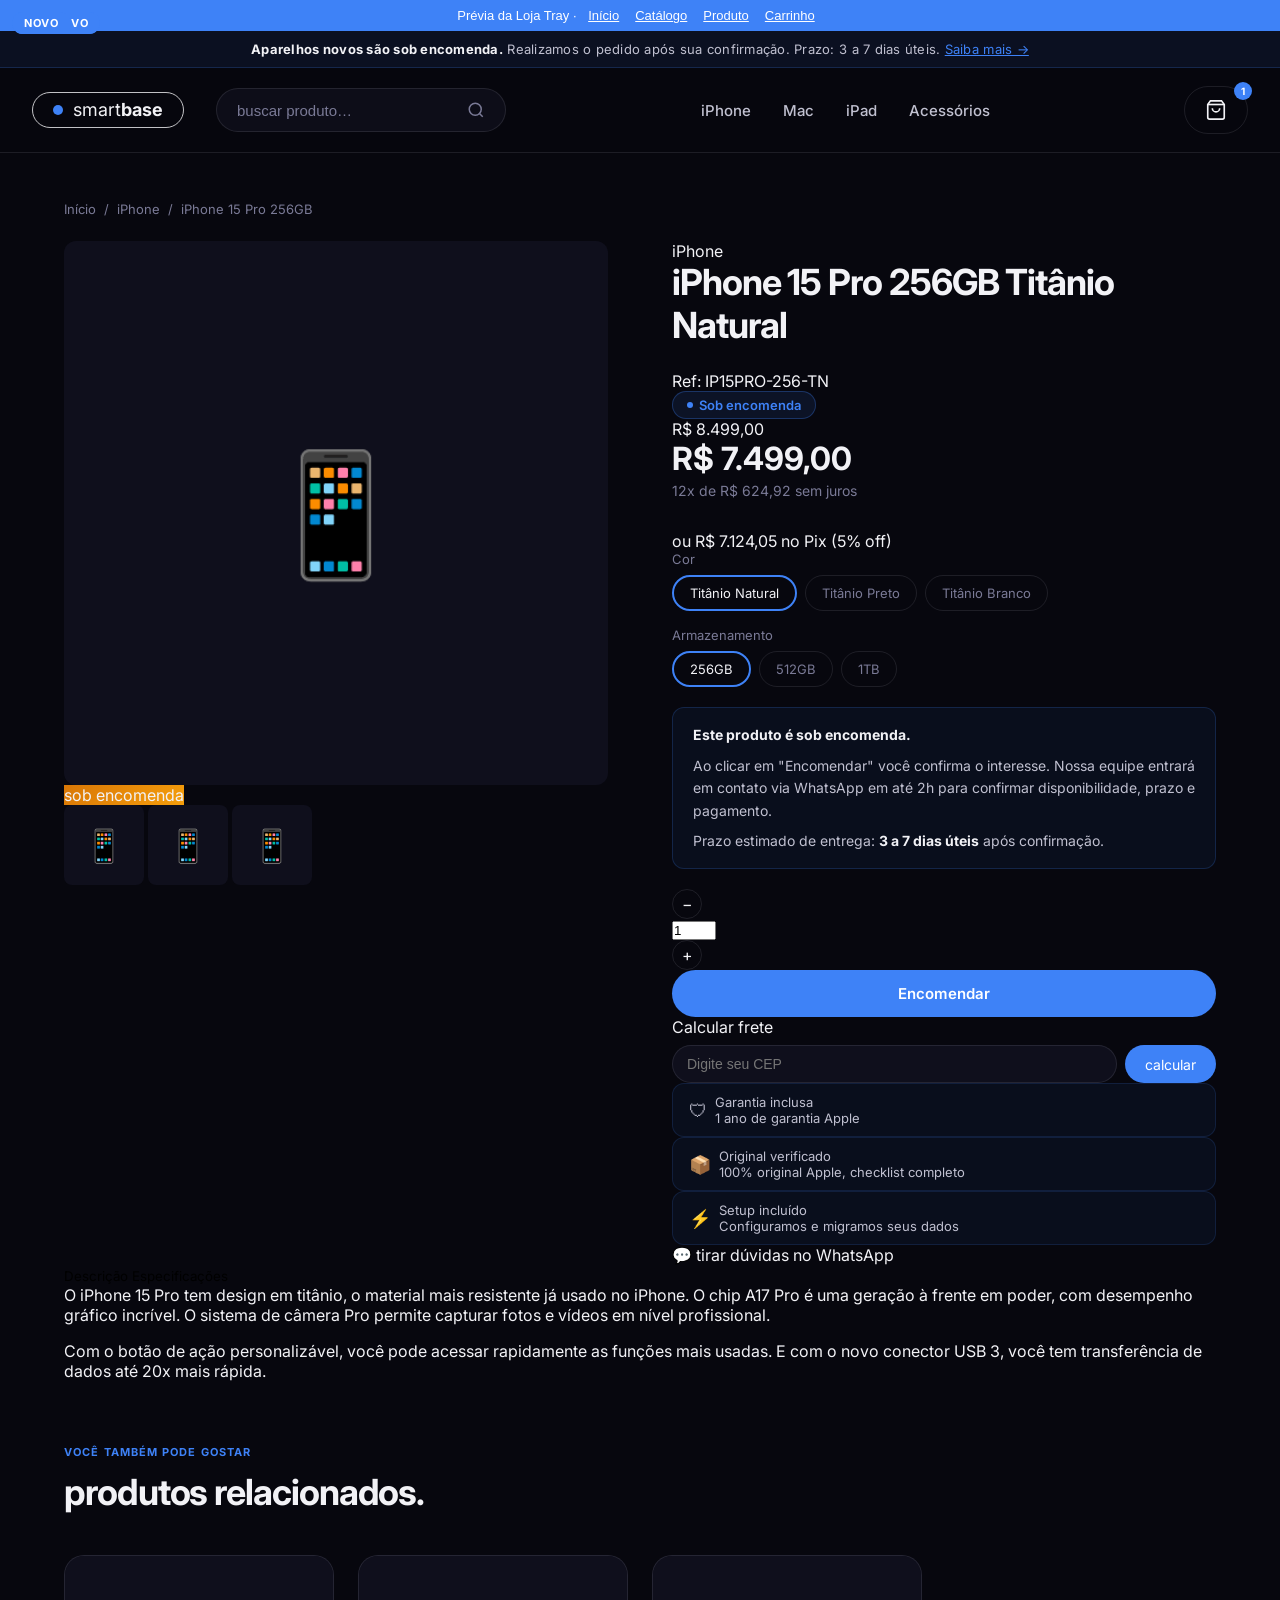
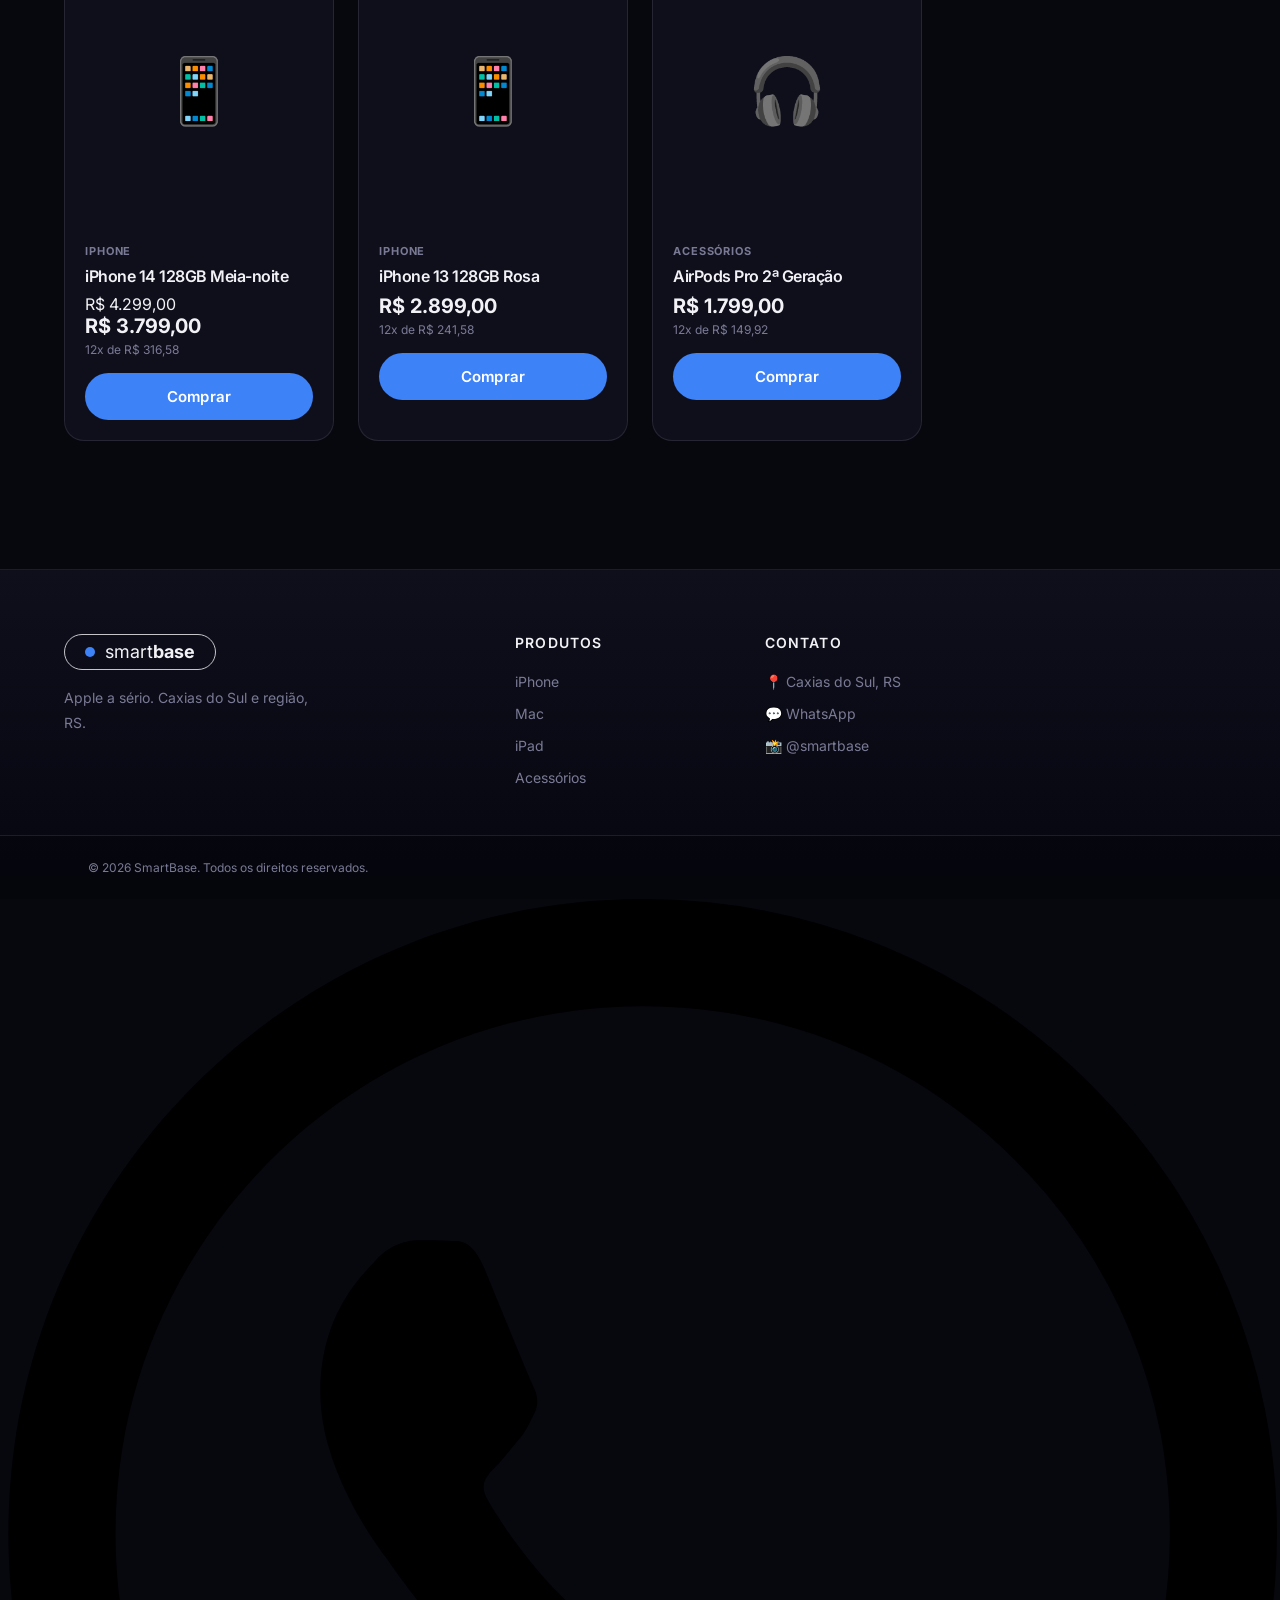
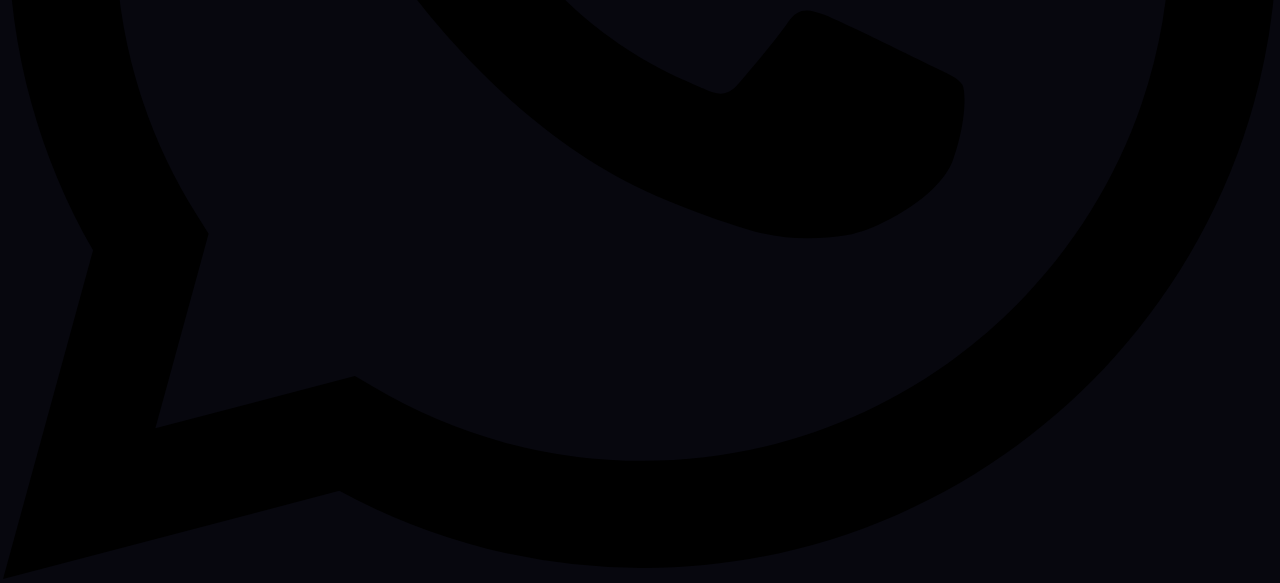
<file: clientes/smartbase/tray-preview/product.html>
<!DOCTYPE html>
<html lang="pt-BR">
<head>
  <meta charset="UTF-8">
  <meta name="viewport" content="width=device-width, initial-scale=1.0">
  <title>iPhone 15 Pro 256GB — SmartBase | Prévia</title>
  <link rel="stylesheet" href="css/theme.css">
  <style>
    .preview-bar { background:#3E82F7;color:#fff;text-align:center;padding:8px 16px;font-size:13px;font-family:sans-serif; }
    .preview-bar a { color:#fff;text-decoration:underline;margin:0 8px; }
  </style>
</head>
<body class="tray-page tray-page--product">
  <div class="preview-bar">Prévia da Loja Tray · <a href="home.html">Início</a><a href="catalog.html">Catálogo</a><a href="product.html">Produto</a><a href="cart.html">Carrinho</a></div>

  <div class="tray-order-banner">
    <strong>Aparelhos novos são sob encomenda.</strong> Realizamos o pedido após sua confirmação. Prazo: 3 a 7 dias úteis. <a href="https://wa.me/5554XXXXXXXX" target="_blank">Saiba mais →</a>
  </div>

  <header class="tray-header" id="tray-header">
    <div class="tray-header__inner">
      <a href="home.html" class="tray-header__logo"><div class="logo-pill"><span class="logo-pill__dot"></span><span><span class="wordmark-smart">smart</span><span class="wordmark-base">base</span></span></div></a>
      <form class="tray-header__search" role="search"><input type="search" class="tray-search-input" placeholder="buscar produto…"><button type="submit" class="tray-search-btn"><svg width="18" height="18" viewBox="0 0 24 24" fill="none" stroke="currentColor" stroke-width="2"><circle cx="11" cy="11" r="8"/><path d="m21 21-4.35-4.35"/></svg></button></form>
      <nav class="tray-header__nav"><ul><li><a href="catalog.html" class="tray-nav-link">iPhone</a></li><li><a href="catalog.html" class="tray-nav-link">Mac</a></li><li><a href="catalog.html" class="tray-nav-link">iPad</a></li><li><a href="catalog.html" class="tray-nav-link">Acessórios</a></li></ul></nav>
      <div class="tray-header__actions"><a href="cart.html" class="tray-cart-btn"><svg width="22" height="22" viewBox="0 0 24 24" fill="none" stroke="currentColor" stroke-width="1.8"><path d="M6 2 3 6v14a2 2 0 0 0 2 2h14a2 2 0 0 0 2-2V6l-3-4z"/><line x1="3" y1="6" x2="21" y2="6"/><path d="M16 10a4 4 0 0 1-8 0"/></svg><span class="tray-cart-badge">1</span></a><button class="tray-hamburger" id="tray-hamburger" aria-label="Abrir menu" aria-expanded="false"><span></span><span></span><span></span></button></div>
    </div>
    <div class="tray-mobile-nav" id="tray-mobile-nav" aria-hidden="true"><a href="catalog.html" class="tray-nav-link">iPhone</a><a href="catalog.html" class="tray-nav-link">Mac</a><a href="catalog.html" class="tray-nav-link">iPad</a><a href="catalog.html" class="tray-nav-link">Acessórios</a></div>
  </header>

  <main class="tray-product-page">
    <div class="tray-container">
      <nav class="tray-breadcrumb">
        <a href="home.html">Início</a> <span>/</span>
        <a href="catalog.html">iPhone</a> <span>/</span>
        <span>iPhone 15 Pro 256GB</span>
      </nav>

      <div class="tray-product-layout">

        <!-- Galeria -->
        <div class="tray-product-gallery">
          <div class="tray-gallery-main" id="gallery-main">
            <div id="gallery-main-img" style="width:100%;aspect-ratio:1;background:var(--color-surface);display:flex;align-items:center;justify-content:center;font-size:120px;border-radius:var(--radius-md);">📱</div>
            <span class="tray-product-badge" style="background:linear-gradient(135deg,#d97706,#f59e0b);">sob encomenda</span>
          </div>
          <div class="tray-gallery-thumbs" id="gallery-thumbs">
            <button class="tray-thumb is-active" type="button"><div style="width:80px;height:80px;background:var(--color-surface);display:flex;align-items:center;justify-content:center;font-size:32px;border-radius:8px;">📱</div></button>
            <button class="tray-thumb" type="button"><div style="width:80px;height:80px;background:var(--color-surface);display:flex;align-items:center;justify-content:center;font-size:32px;border-radius:8px;">📱</div></button>
            <button class="tray-thumb" type="button"><div style="width:80px;height:80px;background:var(--color-surface);display:flex;align-items:center;justify-content:center;font-size:32px;border-radius:8px;">📱</div></button>
          </div>
        </div>

        <!-- Info -->
        <div class="tray-product-info">
          <p class="tray-product-info__category">iPhone</p>
          <h1 class="tray-product-info__name">iPhone 15 Pro 256GB Titânio Natural</h1>
          <p class="tray-product-info__ref">Ref: IP15PRO-256-TN</p>
          <div class="tray-product-info__availability"><span class="tray-availability tray-availability--order">Sob encomenda</span></div>
          <div class="tray-product-info__pricing">
            <p class="tray-product-info__price-from">R$ 8.499,00</p>
            <p class="tray-product-info__price">R$ 7.499,00</p>
            <p class="tray-product-info__installments">12x de R$ 624,92 sem juros</p>
            <p class="tray-product-info__pix">ou R$ 7.124,05 no Pix (5% off)</p>
          </div>

          <div class="tray-product-variants">
            <p style="font-size:13px;color:var(--color-silver);margin-bottom:8px;">Cor</p>
            <div style="display:flex;gap:8px;flex-wrap:wrap;">
              <button style="padding:8px 16px;border-radius:9999px;border:2px solid var(--color-signal);background:transparent;color:var(--color-white);font-size:13px;cursor:pointer;">Titânio Natural</button>
              <button style="padding:8px 16px;border-radius:9999px;border:1px solid var(--color-border);background:transparent;color:var(--color-silver);font-size:13px;cursor:pointer;">Titânio Preto</button>
              <button style="padding:8px 16px;border-radius:9999px;border:1px solid var(--color-border);background:transparent;color:var(--color-silver);font-size:13px;cursor:pointer;">Titânio Branco</button>
            </div>
            <p style="font-size:13px;color:var(--color-silver);margin:16px 0 8px;">Armazenamento</p>
            <div style="display:flex;gap:8px;">
              <button style="padding:8px 16px;border-radius:9999px;border:2px solid var(--color-signal);background:transparent;color:var(--color-white);font-size:13px;cursor:pointer;">256GB</button>
              <button style="padding:8px 16px;border-radius:9999px;border:1px solid var(--color-border);background:transparent;color:var(--color-silver);font-size:13px;cursor:pointer;">512GB</button>
              <button style="padding:8px 16px;border-radius:9999px;border:1px solid var(--color-border);background:transparent;color:var(--color-silver);font-size:13px;cursor:pointer;">1TB</button>
            </div>
          </div>

          <div class="tray-order-notice-box">
            <p><strong>Este produto é sob encomenda.</strong></p>
            <p>Ao clicar em "Encomendar" você confirma o interesse. Nossa equipe entrará em contato via WhatsApp em até 2h para confirmar disponibilidade, prazo e pagamento.</p>
            <p>Prazo estimado de entrega: <strong>3 a 7 dias úteis</strong> após confirmação.</p>
          </div>

          <div class="tray-product-info__buy-row">
            <div class="tray-qty-control">
              <button class="tray-qty-btn" id="qty-dec" type="button">−</button>
              <input type="number" id="qty-input" class="tray-qty-input" value="1" min="1" max="10">
              <button class="tray-qty-btn" id="qty-inc" type="button">+</button>
            </div>
            <div class="tray-product-info__buy-btn"><a href="cart.html" class="buy-button">Encomendar</a></div>
          </div>

          <div class="tray-shipping-calc">
            <p class="tray-shipping-calc__label">Calcular frete</p>
            <div style="display:flex;gap:8px;margin-top:8px;">
              <input type="text" placeholder="Digite seu CEP" style="flex:1;padding:10px 14px;border-radius:9999px;border:1px solid var(--color-border);background:var(--color-surface);color:var(--color-white);font-size:14px;">
              <button style="padding:10px 20px;border-radius:9999px;background:var(--color-signal);color:#fff;font-size:14px;cursor:pointer;">calcular</button>
            </div>
          </div>

          <div class="tray-product-guarantees">
            <div class="tray-guarantee-item"><span class="tray-guarantee-item__icon">🛡</span><div><p class="tray-guarantee-item__title">Garantia inclusa</p><p class="tray-guarantee-item__desc">1 ano de garantia Apple</p></div></div>
            <div class="tray-guarantee-item"><span class="tray-guarantee-item__icon">📦</span><div><p class="tray-guarantee-item__title">Original verificado</p><p class="tray-guarantee-item__desc">100% original Apple, checklist completo</p></div></div>
            <div class="tray-guarantee-item"><span class="tray-guarantee-item__icon">⚡</span><div><p class="tray-guarantee-item__title">Setup incluído</p><p class="tray-guarantee-item__desc">Configuramos e migramos seus dados</p></div></div>
          </div>

          <a href="https://wa.me/5554XXXXXXXX" class="tray-btn tray-btn--secondary" style="width:100%;justify-content:center;margin-top:16px;" target="_blank">💬 tirar dúvidas no WhatsApp</a>
        </div>
      </div>

      <!-- ABAS -->
      <div class="tray-product-tabs">
        <div class="tray-tabs-nav" role="tablist">
          <button class="tray-tab-btn is-active" role="tab" id="tab-desc" aria-controls="panel-desc" aria-selected="true" type="button">Descrição</button>
          <button class="tray-tab-btn" role="tab" id="tab-specs" aria-controls="panel-specs" aria-selected="false" type="button">Especificações</button>
        </div>
        <div class="tray-tab-panel is-active" role="tabpanel" id="panel-desc">
          <div class="tray-product-description">
            <p>O iPhone 15 Pro tem design em titânio, o material mais resistente já usado no iPhone. O chip A17 Pro é uma geração à frente em poder, com desempenho gráfico incrível. O sistema de câmera Pro permite capturar fotos e vídeos em nível profissional.</p>
            <p style="margin-top:16px;">Com o botão de ação personalizável, você pode acessar rapidamente as funções mais usadas. E com o novo conector USB 3, você tem transferência de dados até 20x mais rápida.</p>
          </div>
        </div>
        <div class="tray-tab-panel" role="tabpanel" id="panel-specs" hidden>
          <div class="tray-product-specs">
            <table style="width:100%;border-collapse:collapse;">
              <tr style="border-bottom:1px solid var(--color-border);"><td style="padding:12px 0;color:var(--color-silver);width:40%;">Tela</td><td style="padding:12px 0;">Super Retina XDR OLED 6,1"</td></tr>
              <tr style="border-bottom:1px solid var(--color-border);"><td style="padding:12px 0;color:var(--color-silver);">Chip</td><td style="padding:12px 0;">A17 Pro</td></tr>
              <tr style="border-bottom:1px solid var(--color-border);"><td style="padding:12px 0;color:var(--color-silver);">Armazenamento</td><td style="padding:12px 0;">256GB</td></tr>
              <tr style="border-bottom:1px solid var(--color-border);"><td style="padding:12px 0;color:var(--color-silver);">Câmera</td><td style="padding:12px 0;">48MP principal + 12MP ultra-wide + 12MP teleobjetiva</td></tr>
              <tr style="border-bottom:1px solid var(--color-border);"><td style="padding:12px 0;color:var(--color-silver);">Bateria</td><td style="padding:12px 0;">Até 23h de reprodução de vídeo</td></tr>
              <tr><td style="padding:12px 0;color:var(--color-silver);">Conectividade</td><td style="padding:12px 0;">5G, Wi-Fi 6E, Bluetooth 5.3, USB-C</td></tr>
            </table>
          </div>
        </div>
      </div>

      <!-- RELACIONADOS -->
      <section class="tray-section tray-section--related">
        <div class="tray-section-head"><div><p class="tray-section-label">você também pode gostar</p><h2 class="tray-section-title">produtos relacionados.</h2></div></div>
        <div class="tray-product-grid">
          <article class="tray-product-card"><a href="product.html" class="tray-product-card__image-link"><div class="tray-product-card__image-wrap"><div style="width:100%;aspect-ratio:1;background:var(--color-surface);display:flex;align-items:center;justify-content:center;font-size:64px;">📱</div><span class="tray-product-card__badge tray-product-card__badge--used">seminovo</span></div></a><div class="tray-product-card__body"><p class="tray-product-card__category">iPhone</p><h3 class="tray-product-card__name"><a href="product.html">iPhone 14 128GB Meia-noite</a></h3><div class="tray-product-card__pricing"><p class="tray-product-card__price-from">R$ 4.299,00</p><p class="tray-product-card__price">R$ 3.799,00</p><p class="tray-product-card__installments">12x de R$ 316,58</p></div><div class="tray-product-card__actions"><a href="product.html" class="buy-button">Comprar</a></div></div></article>
          <article class="tray-product-card"><a href="product.html" class="tray-product-card__image-link"><div class="tray-product-card__image-wrap"><div style="width:100%;aspect-ratio:1;background:var(--color-surface);display:flex;align-items:center;justify-content:center;font-size:64px;">📱</div><span class="tray-product-card__badge tray-product-card__badge--used">seminovo</span></div></a><div class="tray-product-card__body"><p class="tray-product-card__category">iPhone</p><h3 class="tray-product-card__name"><a href="product.html">iPhone 13 128GB Rosa</a></h3><div class="tray-product-card__pricing"><p class="tray-product-card__price">R$ 2.899,00</p><p class="tray-product-card__installments">12x de R$ 241,58</p></div><div class="tray-product-card__actions"><a href="product.html" class="buy-button">Comprar</a></div></div></article>
          <article class="tray-product-card"><a href="product.html" class="tray-product-card__image-link"><div class="tray-product-card__image-wrap"><div style="width:100%;aspect-ratio:1;background:var(--color-surface);display:flex;align-items:center;justify-content:center;font-size:64px;">🎧</div><span class="tray-product-card__badge">novo</span></div></a><div class="tray-product-card__body"><p class="tray-product-card__category">Acessórios</p><h3 class="tray-product-card__name"><a href="product.html">AirPods Pro 2ª Geração</a></h3><div class="tray-product-card__pricing"><p class="tray-product-card__price">R$ 1.799,00</p><p class="tray-product-card__installments">12x de R$ 149,92</p></div><div class="tray-product-card__actions"><a href="product.html" class="buy-button">Comprar</a></div></div></article>
        </div>
      </section>
    </div>
  </main>

  <footer class="tray-footer">
    <div class="tray-container">
      <div class="tray-footer__grid">
        <div class="tray-footer__brand"><div class="logo-pill"><span class="logo-pill__dot"></span><span><span class="wordmark-smart">smart</span><span class="wordmark-base">base</span></span></div><p class="tray-footer__tagline">Apple a sério. Caxias do Sul e região, RS.</p></div>
        <div><p class="tray-footer__col-title">Produtos</p><ul class="tray-footer__links"><li><a href="catalog.html" class="tray-footer__link">iPhone</a></li><li><a href="catalog.html" class="tray-footer__link">Mac</a></li><li><a href="catalog.html" class="tray-footer__link">iPad</a></li><li><a href="catalog.html" class="tray-footer__link">Acessórios</a></li></ul></div>
        <div><p class="tray-footer__col-title">Contato</p><ul class="tray-footer__links"><li><span class="tray-footer__link">📍 Caxias do Sul, RS</span></li><li><a href="https://wa.me/5554XXXXXXXX" class="tray-footer__link">💬 WhatsApp</a></li><li><a href="https://instagram.com/smartbase" class="tray-footer__link">📸 @smartbase</a></li></ul></div>
      </div>
      <div class="tray-footer__bottom"><p class="tray-footer__copy">© 2026 SmartBase. Todos os direitos reservados.</p></div>
    </div>
  </footer>

  <a href="https://wa.me/5554XXXXXXXX" class="tray-whatsapp-fab" target="_blank"><svg viewBox="0 0 24 24" xmlns="http://www.w3.org/2000/svg"><path d="M17.472 14.382c-.297-.149-1.758-.867-2.03-.967-.273-.099-.471-.148-.67.15-.197.297-.767.966-.94 1.164-.173.199-.347.223-.644.075-.297-.15-1.255-.463-2.39-1.475-.883-.788-1.48-1.761-1.653-2.059-.173-.297-.018-.458.13-.606.134-.133.298-.347.446-.52.149-.174.198-.298.298-.497.099-.198.05-.371-.025-.52-.075-.149-.669-1.612-.916-2.207-.242-.579-.487-.5-.669-.51-.173-.008-.371-.01-.57-.01-.198 0-.52.074-.792.372-.272.297-1.04 1.016-1.04 2.479 0 1.462 1.065 2.875 1.213 3.074.149.198 2.096 3.2 5.077 4.487.709.306 1.262.489 1.694.625.712.227 1.36.195 1.871.118.571-.085 1.758-.719 2.006-1.413.248-.694.248-1.289.173-1.413-.074-.124-.272-.198-.57-.347m-5.421 7.403h-.004a9.87 9.87 0 01-5.031-1.378l-.361-.214-3.741.982.998-3.648-.235-.374a9.86 9.86 0 01-1.51-5.26c.001-5.45 4.436-9.884 9.888-9.884 2.64 0 5.122 1.03 6.988 2.898a9.825 9.825 0 012.893 6.994c-.003 5.45-4.437 9.884-9.885 9.884m8.413-18.297A11.815 11.815 0 0012.05 0C5.495 0 .16 5.335.157 11.892c0 2.096.547 4.142 1.588 5.945L.057 24l6.305-1.654a11.882 11.882 0 005.683 1.448h.005c6.554 0 11.89-5.335 11.893-11.893a11.821 11.821 0 00-3.48-8.413z"/></svg></a>
  <script src="js/theme.js"></script>
</body>
</html>
</file>
<file: css/main.css>
/* ============================================================
   SmartBase — main.css
   Reset, custom properties, tipografia base
   ============================================================ */

/* --- Custom Properties (Design Tokens) --- */
:root {
  /* Paleta */
  --color-void:     #07070E;
  --color-signal:   #3E82F7;
  --color-white:    #F2F2F6;
  --color-platinum: #C0C0D0;
  --color-silver:   #7A7A96;
  --color-surface:  #0F0F1C;

  /* Semânticos */
  --color-bg:       var(--color-void);
  --color-bg-card:  var(--color-surface);
  --color-text:     var(--color-white);
  --color-text-muted: var(--color-platinum);
  --color-text-label: var(--color-silver);
  --color-accent:   var(--color-signal);
  --color-border:   rgba(192, 192, 208, 0.12);

  /* Tipografia */
  --font-family: 'Inter', -apple-system, BlinkMacSystemFont, 'Segoe UI', sans-serif;
  --font-size-xs:   0.75rem;   /* 12px */
  --font-size-sm:   0.875rem;  /* 14px */
  --font-size-base: 1rem;      /* 16px */
  --font-size-lg:   1.125rem;  /* 18px */
  --font-size-xl:   1.25rem;   /* 20px */
  --font-size-2xl:  1.5rem;    /* 24px */
  --font-size-3xl:  2rem;      /* 32px */
  --font-size-4xl:  2.5rem;    /* 40px */
  --font-size-5xl:  3.5rem;    /* 56px */
  --font-size-6xl:  4.5rem;    /* 72px */

  --font-weight-regular: 400;
  --font-weight-medium:  500;
  --font-weight-semibold: 600;
  --font-weight-bold:    700;

  --line-height-tight:  1.2;
  --line-height-normal: 1.5;
  --line-height-loose:  1.75;

  --letter-spacing-tight: -0.03em;
  --letter-spacing-normal: -0.01em;

  /* Espaçamento */
  --space-1:  0.25rem;   /* 4px */
  --space-2:  0.5rem;    /* 8px */
  --space-3:  0.75rem;   /* 12px */
  --space-4:  1rem;      /* 16px */
  --space-5:  1.25rem;   /* 20px */
  --space-6:  1.5rem;    /* 24px */
  --space-8:  2rem;      /* 32px */
  --space-10: 2.5rem;    /* 40px */
  --space-12: 3rem;      /* 48px */
  --space-16: 4rem;      /* 64px */
  --space-20: 5rem;      /* 80px */
  --space-24: 6rem;      /* 96px */
  --space-32: 8rem;      /* 128px */

  /* Layout */
  --container-max: 1200px;
  --container-padding: var(--space-6);

  /* Bordas */
  --radius-sm:   6px;
  --radius-md:   12px;
  --radius-lg:   20px;
  --radius-xl:   28px;
  --radius-full: 9999px;

  /* Sombras */
  --shadow-sm:  0 1px 3px rgba(0, 0, 0, 0.4);
  --shadow-md:  0 4px 16px rgba(0, 0, 0, 0.5);
  --shadow-lg:  0 8px 32px rgba(0, 0, 0, 0.6);
  --shadow-accent: 0 0 24px rgba(62, 130, 247, 0.25);

  /* Transições */
  --transition-fast:   150ms ease;
  --transition-normal: 250ms ease;
  --transition-slow:   400ms ease;
}

/* --- Reset --- */
*,
*::before,
*::after {
  box-sizing: border-box;
  margin: 0;
  padding: 0;
}

html {
  font-size: 16px;
  scroll-behavior: smooth;
  -webkit-text-size-adjust: 100%;
}

body {
  font-family: var(--font-family);
  font-size: var(--font-size-base);
  font-weight: var(--font-weight-regular);
  line-height: var(--line-height-normal);
  color: var(--color-text);
  background-color: var(--color-bg);
  -webkit-font-smoothing: antialiased;
  -moz-osx-font-smoothing: grayscale;
}

img,
video {
  max-width: 100%;
  height: auto;
  display: block;
}

a {
  color: inherit;
  text-decoration: none;
}

ul,
ol {
  list-style: none;
}

button {
  cursor: pointer;
  border: none;
  background: none;
  font-family: inherit;
}

input,
textarea,
select {
  font-family: inherit;
  font-size: inherit;
}

/* --- Tipografia Base --- */
h1, h2, h3, h4, h5, h6 {
  font-weight: var(--font-weight-bold);
  line-height: var(--line-height-tight);
  letter-spacing: var(--letter-spacing-tight);
}

h1 { font-size: clamp(var(--font-size-3xl), 6vw, var(--font-size-6xl)); }
h2 { font-size: clamp(var(--font-size-2xl), 4vw, var(--font-size-4xl)); }
h3 { font-size: clamp(var(--font-size-xl), 3vw, var(--font-size-3xl)); }
h4 { font-size: var(--font-size-xl); }
h5 { font-size: var(--font-size-lg); }
h6 { font-size: var(--font-size-base); }

p {
  line-height: var(--line-height-loose);
  color: var(--color-text-muted);
}

strong {
  font-weight: var(--font-weight-semibold);
  color: var(--color-text);
}

/* --- Wordmark inline --- */
.wordmark-smart { font-weight: var(--font-weight-regular); }
.wordmark-base  { font-weight: var(--font-weight-bold); }

/* --- Layout --- */
.container {
  width: 100%;
  max-width: var(--container-max);
  margin-inline: auto;
  padding-inline: var(--container-padding);
}

.section {
  padding-block: var(--space-24);
}

.section--lg {
  padding-block: var(--space-32);
}

/* --- Grid --- */
.grid-2 {
  display: grid;
  grid-template-columns: repeat(2, 1fr);
  gap: var(--space-6);
}

.grid-3 {
  display: grid;
  grid-template-columns: repeat(3, 1fr);
  gap: var(--space-6);
}

.grid-4 {
  display: grid;
  grid-template-columns: repeat(4, 1fr);
  gap: var(--space-6);
}

@media (max-width: 1024px) {
  .grid-4 { grid-template-columns: repeat(2, 1fr); }
}

@media (max-width: 768px) {
  .grid-2,
  .grid-3,
  .grid-4 { grid-template-columns: 1fr; }
}

/* --- Flex utilities --- */
.flex { display: flex; }
.flex-center { display: flex; align-items: center; justify-content: center; }
.flex-between { display: flex; align-items: center; justify-content: space-between; }

/* --- Text utilities --- */
.text-accent   { color: var(--color-accent); }
.text-muted    { color: var(--color-text-muted); }
.text-label    { color: var(--color-text-label); }
.text-center   { text-align: center; }
.text-sm       { font-size: var(--font-size-sm); }
.text-xs       { font-size: var(--font-size-xs); }
.text-lg       { font-size: var(--font-size-lg); }
.text-xl       { font-size: var(--font-size-xl); }
.text-bold     { font-weight: var(--font-weight-bold); }
.text-medium   { font-weight: var(--font-weight-medium); }

/* --- Spacing utilities --- */
.mt-4  { margin-top: var(--space-4); }
.mt-6  { margin-top: var(--space-6); }
.mt-8  { margin-top: var(--space-8); }
.mt-12 { margin-top: var(--space-12); }
.mb-4  { margin-bottom: var(--space-4); }
.mb-6  { margin-bottom: var(--space-6); }
.mb-8  { margin-bottom: var(--space-8); }
.mb-12 { margin-bottom: var(--space-12); }

/* --- Visibility --- */
@media (max-width: 768px) {
  .hide-mobile { display: none; }
}
@media (min-width: 769px) {
  .hide-desktop { display: none; }
}

/* --- Divider --- */
.divider {
  width: 100%;
  height: 1px;
  background: var(--color-border);
}

/* --- Section label --- */
.section-label {
  font-size: var(--font-size-xs);
  font-weight: var(--font-weight-semibold);
  letter-spacing: 0.1em;
  text-transform: uppercase;
  color: var(--color-accent);
  margin-bottom: var(--space-4);
}

/* --- Focus visible --- */
:focus-visible {
  outline: 2px solid var(--color-accent);
  outline-offset: 3px;
  border-radius: var(--radius-sm);
}

/* --- Selection --- */
::selection {
  background-color: var(--color-signal);
  color: var(--color-white);
}

/* --- Scrollbar --- */
::-webkit-scrollbar {
  width: 6px;
}
::-webkit-scrollbar-track {
  background: var(--color-surface);
}
::-webkit-scrollbar-thumb {
  background: var(--color-silver);
  border-radius: var(--radius-full);
}
::-webkit-scrollbar-thumb:hover {
  background: var(--color-platinum);
}

/* --- Google Fonts import --- */
@import url('https://fonts.googleapis.com/css2?family=Inter:wght@400;500;600;700&display=swap');
</file>
<file: css/components.css>
/* ============================================================
   SmartBase — components.css
   Componentes reutilizáveis: nav, botões, cards, footer, etc.
   ============================================================ */

/* --- NAVIGATION --- */
.nav {
  position: fixed;
  top: 0;
  left: 0;
  right: 0;
  z-index: 100;
  padding-block: var(--space-4);
  background-color: rgba(7, 7, 14, 0.85);
  backdrop-filter: blur(16px);
  -webkit-backdrop-filter: blur(16px);
  border-bottom: 1px solid var(--color-border);
  transition: background-color var(--transition-normal);
}

.nav__inner {
  display: flex;
  align-items: center;
  justify-content: space-between;
  gap: var(--space-8);
}

.nav__logo {
  display: flex;
  align-items: center;
  gap: var(--space-2);
  flex-shrink: 0;
}

.nav__logo-mark {
  position: relative;
  display: inline-flex;
  align-items: center;
  padding: var(--space-2) var(--space-4);
  border: 1.5px solid var(--color-white);
  border-radius: var(--radius-full);
  gap: var(--space-3);
}

.nav__logo-dot {
  width: 10px;
  height: 10px;
  border-radius: 50%;
  background-color: var(--color-signal);
  flex-shrink: 0;
}

.nav__logo-text {
  font-size: var(--font-size-base);
  color: var(--color-white);
  letter-spacing: -0.02em;
}

.nav__links {
  display: flex;
  align-items: center;
  gap: var(--space-8);
}

.nav__link {
  font-size: var(--font-size-sm);
  font-weight: var(--font-weight-medium);
  color: var(--color-platinum);
  transition: color var(--transition-fast);
}

.nav__link:hover,
.nav__link.is-active {
  color: var(--color-white);
}

.nav__actions {
  display: flex;
  align-items: center;
  gap: var(--space-3);
}

.nav__hamburger {
  display: none;
  flex-direction: column;
  justify-content: center;
  gap: 5px;
  width: 32px;
  height: 32px;
  padding: var(--space-1);
}

.nav__hamburger span {
  display: block;
  width: 100%;
  height: 1.5px;
  background: var(--color-white);
  transition: all var(--transition-normal);
}

.nav__mobile-menu {
  display: none;
  position: absolute;
  top: 100%;
  left: 0;
  right: 0;
  background-color: var(--color-surface);
  border-bottom: 1px solid var(--color-border);
  padding: var(--space-6);
  flex-direction: column;
  gap: var(--space-4);
}

.nav__mobile-menu.is-open { display: flex; }

@media (max-width: 768px) {
  .nav__links,
  .nav__actions .btn-primary { display: none; }
  .nav__hamburger { display: flex; }
}

/* --- BUTTONS --- */
.btn {
  display: inline-flex;
  align-items: center;
  justify-content: center;
  gap: var(--space-2);
  padding: var(--space-3) var(--space-6);
  border-radius: var(--radius-full);
  font-size: var(--font-size-sm);
  font-weight: var(--font-weight-semibold);
  letter-spacing: 0.01em;
  transition: all var(--transition-fast);
  cursor: pointer;
  white-space: nowrap;
}

.btn-primary {
  background-color: var(--color-signal);
  color: var(--color-white);
  border: 1.5px solid var(--color-signal);
}

.btn-primary:hover {
  background-color: #2d6fe0;
  border-color: #2d6fe0;
  box-shadow: var(--shadow-accent);
  transform: translateY(-1px);
}

.btn-primary:active {
  transform: translateY(0);
}

.btn-secondary {
  background-color: transparent;
  color: var(--color-white);
  border: 1.5px solid var(--color-border);
}

.btn-secondary:hover {
  border-color: var(--color-platinum);
  background-color: rgba(192, 192, 208, 0.08);
}

.btn-ghost {
  background-color: transparent;
  color: var(--color-accent);
  border: none;
  padding-inline: 0;
}

.btn-ghost:hover {
  text-decoration: underline;
  text-underline-offset: 4px;
}

.btn-lg {
  padding: var(--space-4) var(--space-8);
  font-size: var(--font-size-base);
}

.btn-sm {
  padding: var(--space-2) var(--space-4);
  font-size: var(--font-size-xs);
}

/* --- PRODUCT CARD --- */
.product-card {
  background-color: var(--color-surface);
  border: 1px solid var(--color-border);
  border-radius: var(--radius-lg);
  overflow: hidden;
  transition: all var(--transition-normal);
  display: flex;
  flex-direction: column;
}

.product-card:hover {
  border-color: rgba(62, 130, 247, 0.3);
  box-shadow: 0 8px 32px rgba(0, 0, 0, 0.4);
  transform: translateY(-4px);
}

.product-card__image {
  aspect-ratio: 4/3;
  overflow: hidden;
  background-color: var(--color-void);
}

.product-card__image img {
  width: 100%;
  height: 100%;
  object-fit: cover;
  transition: transform var(--transition-slow);
}

.product-card:hover .product-card__image img {
  transform: scale(1.04);
}

.product-card__badge {
  position: absolute;
  top: var(--space-3);
  left: var(--space-3);
  background-color: var(--color-signal);
  color: var(--color-white);
  font-size: var(--font-size-xs);
  font-weight: var(--font-weight-semibold);
  padding: var(--space-1) var(--space-3);
  border-radius: var(--radius-full);
  letter-spacing: 0.05em;
  text-transform: uppercase;
}

.product-card__image-wrapper {
  position: relative;
}

.product-card__body {
  padding: var(--space-5);
  flex: 1;
  display: flex;
  flex-direction: column;
}

.product-card__label {
  font-size: var(--font-size-xs);
  font-weight: var(--font-weight-semibold);
  color: var(--color-text-label);
  letter-spacing: 0.08em;
  text-transform: uppercase;
  margin-bottom: var(--space-2);
}

.product-card__name {
  font-size: var(--font-size-lg);
  font-weight: var(--font-weight-semibold);
  color: var(--color-text);
  margin-bottom: var(--space-2);
  letter-spacing: var(--letter-spacing-normal);
}

.product-card__desc {
  font-size: var(--font-size-sm);
  color: var(--color-text-muted);
  line-height: var(--line-height-normal);
  margin-bottom: var(--space-4);
  flex: 1;
}

.product-card__footer {
  display: flex;
  align-items: center;
  justify-content: space-between;
  gap: var(--space-3);
  margin-top: auto;
}

.product-card__price {
  display: flex;
  flex-direction: column;
}

.product-card__price-value {
  font-size: var(--font-size-xl);
  font-weight: var(--font-weight-bold);
  color: var(--color-text);
}

.product-card__price-installments {
  font-size: var(--font-size-xs);
  color: var(--color-text-label);
}

/* --- FEATURE CARD --- */
.feature-card {
  background-color: var(--color-surface);
  border: 1px solid var(--color-border);
  border-radius: var(--radius-lg);
  padding: var(--space-8);
  transition: border-color var(--transition-normal);
}

.feature-card:hover {
  border-color: rgba(62, 130, 247, 0.25);
}

.feature-card__icon {
  width: 48px;
  height: 48px;
  background-color: rgba(62, 130, 247, 0.12);
  border-radius: var(--radius-md);
  display: flex;
  align-items: center;
  justify-content: center;
  margin-bottom: var(--space-5);
  color: var(--color-signal);
  font-size: 22px;
}

.feature-card__title {
  font-size: var(--font-size-xl);
  font-weight: var(--font-weight-semibold);
  color: var(--color-text);
  margin-bottom: var(--space-3);
}

.feature-card__desc {
  font-size: var(--font-size-sm);
  color: var(--color-text-muted);
  line-height: var(--line-height-loose);
}

/* --- GUARANTEE BADGE --- */
.guarantee-list {
  display: flex;
  flex-direction: column;
  gap: var(--space-3);
}

.guarantee-item {
  display: flex;
  align-items: flex-start;
  gap: var(--space-3);
}

.guarantee-item__dot {
  width: 8px;
  height: 8px;
  border-radius: 50%;
  background-color: var(--color-signal);
  flex-shrink: 0;
  margin-top: 7px;
}

.guarantee-item__text {
  font-size: var(--font-size-sm);
  color: var(--color-text-muted);
}

/* --- TAG / CHIP --- */
.tag {
  display: inline-flex;
  align-items: center;
  padding: var(--space-1) var(--space-3);
  border-radius: var(--radius-full);
  font-size: var(--font-size-xs);
  font-weight: var(--font-weight-medium);
  background-color: rgba(192, 192, 208, 0.1);
  color: var(--color-platinum);
  border: 1px solid var(--color-border);
}

.tag--accent {
  background-color: rgba(62, 130, 247, 0.1);
  color: var(--color-signal);
  border-color: rgba(62, 130, 247, 0.2);
}

/* --- HERO --- */
.hero {
  min-height: 100vh;
  display: flex;
  align-items: center;
  padding-top: 80px;
  position: relative;
  overflow: hidden;
}

.hero::before {
  content: '';
  position: absolute;
  top: -200px;
  right: -200px;
  width: 600px;
  height: 600px;
  border-radius: 50%;
  background: radial-gradient(circle, rgba(62, 130, 247, 0.08) 0%, transparent 70%);
  pointer-events: none;
}

.hero__content {
  max-width: 700px;
}

.hero__eyebrow {
  display: inline-flex;
  align-items: center;
  gap: var(--space-2);
  font-size: var(--font-size-xs);
  font-weight: var(--font-weight-semibold);
  color: var(--color-accent);
  letter-spacing: 0.1em;
  text-transform: uppercase;
  margin-bottom: var(--space-5);
}

.hero__eyebrow::before {
  content: '';
  display: block;
  width: 24px;
  height: 1.5px;
  background-color: var(--color-signal);
}

.hero__title {
  color: var(--color-white);
  margin-bottom: var(--space-6);
}

.hero__subtitle {
  font-size: clamp(var(--font-size-base), 2vw, var(--font-size-lg));
  color: var(--color-platinum);
  line-height: var(--line-height-loose);
  margin-bottom: var(--space-10);
}

.hero__actions {
  display: flex;
  align-items: center;
  gap: var(--space-4);
  flex-wrap: wrap;
}

.hero__location {
  display: flex;
  align-items: center;
  gap: var(--space-2);
  font-size: var(--font-size-sm);
  color: var(--color-text-label);
  margin-top: var(--space-8);
}

/* --- SECTION HEADER --- */
.section-header {
  margin-bottom: var(--space-12);
}

.section-header--center {
  text-align: center;
  max-width: 600px;
  margin-inline: auto;
  margin-bottom: var(--space-12);
}

.section-header__title {
  color: var(--color-white);
  margin-bottom: var(--space-4);
}

.section-header__subtitle {
  font-size: var(--font-size-lg);
  color: var(--color-text-muted);
}

/* --- PILL LOGO (decorativo) --- */
.logo-pill {
  display: inline-flex;
  align-items: center;
  gap: var(--space-3);
  padding: var(--space-3) var(--space-6);
  border: 1.5px solid var(--color-white);
  border-radius: var(--radius-full);
  font-size: clamp(var(--font-size-lg), 3vw, var(--font-size-3xl));
}

.logo-pill__dot {
  width: 16px;
  height: 16px;
  border-radius: 50%;
  background-color: var(--color-signal);
  flex-shrink: 0;
}

/* --- FOOTER --- */
.footer {
  background-color: var(--color-surface);
  border-top: 1px solid var(--color-border);
  padding-block: var(--space-16) var(--space-8);
}

.footer__grid {
  display: grid;
  grid-template-columns: 2fr 1fr 1fr 1fr;
  gap: var(--space-12);
  margin-bottom: var(--space-12);
}

.footer__brand .logo-pill {
  font-size: var(--font-size-xl);
  margin-bottom: var(--space-5);
}

.footer__brand p {
  font-size: var(--font-size-sm);
  color: var(--color-text-label);
  line-height: var(--line-height-loose);
  max-width: 280px;
}

.footer__col-title {
  font-size: var(--font-size-sm);
  font-weight: var(--font-weight-semibold);
  color: var(--color-text);
  margin-bottom: var(--space-5);
}

.footer__links {
  display: flex;
  flex-direction: column;
  gap: var(--space-3);
}

.footer__link {
  font-size: var(--font-size-sm);
  color: var(--color-text-label);
  transition: color var(--transition-fast);
}

.footer__link:hover {
  color: var(--color-white);
}

.footer__bottom {
  padding-top: var(--space-8);
  border-top: 1px solid var(--color-border);
  display: flex;
  align-items: center;
  justify-content: space-between;
  gap: var(--space-4);
  flex-wrap: wrap;
}

.footer__copyright {
  font-size: var(--font-size-xs);
  color: var(--color-text-label);
}

@media (max-width: 1024px) {
  .footer__grid {
    grid-template-columns: 1fr 1fr;
    gap: var(--space-8);
  }
  .footer__brand {
    grid-column: 1 / -1;
  }
}

@media (max-width: 768px) {
  .footer__grid {
    grid-template-columns: 1fr;
  }
}

/* --- WHATSAPP CTA --- */
.whatsapp-fab {
  position: fixed;
  bottom: var(--space-6);
  right: var(--space-6);
  z-index: 90;
  width: 56px;
  height: 56px;
  border-radius: 50%;
  background-color: #25D366;
  display: flex;
  align-items: center;
  justify-content: center;
  box-shadow: 0 4px 16px rgba(37, 211, 102, 0.4);
  transition: all var(--transition-normal);
}

.whatsapp-fab:hover {
  transform: scale(1.08);
  box-shadow: 0 6px 24px rgba(37, 211, 102, 0.5);
}

.whatsapp-fab svg {
  width: 28px;
  height: 28px;
  fill: white;
}

/* --- TOAST / NOTIFICATION --- */
.toast {
  position: fixed;
  bottom: var(--space-6);
  left: 50%;
  transform: translateX(-50%) translateY(20px);
  background-color: var(--color-surface);
  border: 1px solid var(--color-border);
  border-radius: var(--radius-md);
  padding: var(--space-3) var(--space-6);
  font-size: var(--font-size-sm);
  color: var(--color-text);
  box-shadow: var(--shadow-lg);
  opacity: 0;
  transition: all var(--transition-normal);
  pointer-events: none;
  z-index: 200;
}

.toast.is-visible {
  opacity: 1;
  transform: translateX(-50%) translateY(0);
}
</file>
<file: css/pages.css>
/* ============================================================
   SmartBase — pages.css
   Estilos específicos por página
   ============================================================ */

/* ============================================================
   HOME
   ============================================================ */

/* Hero visual — imagem de produto à direita */
.hero-split {
  display: grid;
  grid-template-columns: 1fr 1fr;
  gap: var(--space-16);
  align-items: center;
}

.hero-split__visual {
  position: relative;
  display: flex;
  justify-content: center;
}

.hero-split__img {
  width: 100%;
  max-width: 480px;
  border-radius: var(--radius-xl);
  object-fit: cover;
  box-shadow: var(--shadow-lg);
}

.hero-split__glow {
  position: absolute;
  inset: -40px;
  background: radial-gradient(circle at center, rgba(62, 130, 247, 0.12) 0%, transparent 70%);
  pointer-events: none;
}

@media (max-width: 900px) {
  .hero-split {
    grid-template-columns: 1fr;
  }
  .hero-split__visual {
    display: none;
  }
}

/* Categorias em destaque */
.categories {
  padding-block: var(--space-16);
}

.categories__grid {
  display: grid;
  grid-template-columns: repeat(4, 1fr);
  gap: var(--space-4);
}

.category-card {
  background-color: var(--color-surface);
  border: 1px solid var(--color-border);
  border-radius: var(--radius-lg);
  padding: var(--space-6);
  text-align: center;
  transition: all var(--transition-normal);
  cursor: pointer;
}

.category-card:hover {
  border-color: rgba(62, 130, 247, 0.3);
  transform: translateY(-4px);
}

.category-card__icon {
  font-size: 36px;
  margin-bottom: var(--space-3);
}

.category-card__name {
  font-size: var(--font-size-base);
  font-weight: var(--font-weight-semibold);
  color: var(--color-text);
  margin-bottom: var(--space-2);
}

.category-card__count {
  font-size: var(--font-size-xs);
  color: var(--color-text-label);
}

@media (max-width: 768px) {
  .categories__grid {
    grid-template-columns: repeat(2, 1fr);
  }
}

/* Seção Destaques de Produto */
.products-featured {
  padding-block: var(--space-16);
}

.products-featured__grid {
  display: grid;
  grid-template-columns: repeat(3, 1fr);
  gap: var(--space-6);
}

@media (max-width: 1024px) {
  .products-featured__grid {
    grid-template-columns: repeat(2, 1fr);
  }
}

@media (max-width: 600px) {
  .products-featured__grid {
    grid-template-columns: 1fr;
  }
}

/* Trade-in Banner */
.tradein-banner {
  background: linear-gradient(
    135deg,
    var(--color-surface) 0%,
    rgba(62, 130, 247, 0.08) 100%
  );
  border: 1px solid rgba(62, 130, 247, 0.2);
  border-radius: var(--radius-xl);
  padding: var(--space-12);
  display: grid;
  grid-template-columns: 1fr auto;
  gap: var(--space-8);
  align-items: center;
}

.tradein-banner__eyebrow {
  font-size: var(--font-size-xs);
  font-weight: var(--font-weight-semibold);
  color: var(--color-signal);
  letter-spacing: 0.1em;
  text-transform: uppercase;
  margin-bottom: var(--space-3);
}

.tradein-banner__title {
  font-size: clamp(var(--font-size-2xl), 3vw, var(--font-size-4xl));
  color: var(--color-white);
  margin-bottom: var(--space-4);
}

.tradein-banner__subtitle {
  font-size: var(--font-size-base);
  color: var(--color-text-muted);
  margin-bottom: var(--space-6);
}

.tradein-banner__list {
  display: flex;
  flex-direction: column;
  gap: var(--space-2);
  margin-bottom: var(--space-6);
}

.tradein-banner__item {
  display: flex;
  align-items: center;
  gap: var(--space-3);
  font-size: var(--font-size-sm);
  color: var(--color-platinum);
}

.tradein-banner__item::before {
  content: '';
  display: block;
  width: 6px;
  height: 6px;
  border-radius: 50%;
  background-color: var(--color-signal);
  flex-shrink: 0;
}

@media (max-width: 768px) {
  .tradein-banner {
    grid-template-columns: 1fr;
  }
}

/* Diferenciais / Features */
.features {
  padding-block: var(--space-24);
}

.features__grid {
  display: grid;
  grid-template-columns: repeat(3, 1fr);
  gap: var(--space-6);
}

@media (max-width: 900px) {
  .features__grid {
    grid-template-columns: repeat(2, 1fr);
  }
}

@media (max-width: 600px) {
  .features__grid {
    grid-template-columns: 1fr;
  }
}

/* Stats bar */
.stats {
  padding-block: var(--space-16);
  border-top: 1px solid var(--color-border);
  border-bottom: 1px solid var(--color-border);
}

.stats__grid {
  display: grid;
  grid-template-columns: repeat(4, 1fr);
  gap: var(--space-8);
  text-align: center;
}

.stat__value {
  font-size: var(--font-size-4xl);
  font-weight: var(--font-weight-bold);
  color: var(--color-white);
  letter-spacing: var(--letter-spacing-tight);
  margin-bottom: var(--space-2);
}

.stat__label {
  font-size: var(--font-size-sm);
  color: var(--color-text-label);
}

@media (max-width: 768px) {
  .stats__grid {
    grid-template-columns: repeat(2, 1fr);
    gap: var(--space-6);
  }
}

/* ============================================================
   PRODUTOS
   ============================================================ */

.products-page {
  padding-top: 120px;
}

.products-page__header {
  margin-bottom: var(--space-12);
}

.products-filters {
  display: flex;
  align-items: center;
  gap: var(--space-3);
  margin-bottom: var(--space-8);
  flex-wrap: wrap;
}

.filter-btn {
  padding: var(--space-2) var(--space-4);
  border-radius: var(--radius-full);
  font-size: var(--font-size-sm);
  font-weight: var(--font-weight-medium);
  color: var(--color-platinum);
  background: transparent;
  border: 1px solid var(--color-border);
  cursor: pointer;
  transition: all var(--transition-fast);
}

.filter-btn:hover,
.filter-btn.is-active {
  color: var(--color-white);
  background: rgba(62, 130, 247, 0.1);
  border-color: var(--color-signal);
}

.products-page__grid {
  display: grid;
  grid-template-columns: repeat(3, 1fr);
  gap: var(--space-6);
  margin-bottom: var(--space-16);
}

@media (max-width: 900px) {
  .products-page__grid {
    grid-template-columns: repeat(2, 1fr);
  }
}

@media (max-width: 560px) {
  .products-page__grid {
    grid-template-columns: 1fr;
  }
}

/* ============================================================
   SOBRE
   ============================================================ */

.about-page {
  padding-top: 120px;
}

.about-hero {
  padding-block: var(--space-16);
}

.about-hero__eyebrow {
  font-size: var(--font-size-xs);
  font-weight: var(--font-weight-semibold);
  color: var(--color-accent);
  letter-spacing: 0.1em;
  text-transform: uppercase;
  margin-bottom: var(--space-5);
}

.about-hero__title {
  font-size: clamp(var(--font-size-3xl), 5vw, var(--font-size-5xl));
  color: var(--color-white);
  margin-bottom: var(--space-6);
}

.about-hero__title span {
  color: var(--color-signal);
}

.about-hero__subtitle {
  font-size: clamp(var(--font-size-lg), 2vw, var(--font-size-xl));
  color: var(--color-platinum);
  line-height: var(--line-height-loose);
  max-width: 600px;
}

.about-features {
  padding-block: var(--space-16);
}

/* ============================================================
   BLOG
   ============================================================ */

.blog-page {
  padding-top: 120px;
}

.blog-grid {
  display: grid;
  grid-template-columns: 2fr 1fr;
  gap: var(--space-12);
  padding-block: var(--space-12);
}

.blog-post-card {
  background-color: var(--color-surface);
  border: 1px solid var(--color-border);
  border-radius: var(--radius-lg);
  overflow: hidden;
  transition: all var(--transition-normal);
  margin-bottom: var(--space-6);
}

.blog-post-card:hover {
  border-color: rgba(62, 130, 247, 0.25);
  transform: translateY(-2px);
}

.blog-post-card__image {
  aspect-ratio: 16/9;
  overflow: hidden;
  background-color: var(--color-void);
}

.blog-post-card__image img {
  width: 100%;
  height: 100%;
  object-fit: cover;
  transition: transform var(--transition-slow);
}

.blog-post-card:hover .blog-post-card__image img {
  transform: scale(1.03);
}

.blog-post-card__body {
  padding: var(--space-6);
}

.blog-post-card__category {
  font-size: var(--font-size-xs);
  font-weight: var(--font-weight-semibold);
  color: var(--color-signal);
  letter-spacing: 0.08em;
  text-transform: uppercase;
  margin-bottom: var(--space-3);
}

.blog-post-card__title {
  font-size: var(--font-size-xl);
  font-weight: var(--font-weight-semibold);
  color: var(--color-text);
  margin-bottom: var(--space-3);
  line-height: var(--line-height-tight);
  transition: color var(--transition-fast);
}

.blog-post-card:hover .blog-post-card__title {
  color: var(--color-accent);
}

.blog-post-card__excerpt {
  font-size: var(--font-size-sm);
  color: var(--color-text-muted);
  line-height: var(--line-height-loose);
  margin-bottom: var(--space-5);
}

.blog-post-card__meta {
  display: flex;
  align-items: center;
  gap: var(--space-4);
  font-size: var(--font-size-xs);
  color: var(--color-text-label);
}

.blog-sidebar {
  position: sticky;
  top: 100px;
}

.sidebar-widget {
  background-color: var(--color-surface);
  border: 1px solid var(--color-border);
  border-radius: var(--radius-lg);
  padding: var(--space-6);
  margin-bottom: var(--space-6);
}

.sidebar-widget__title {
  font-size: var(--font-size-base);
  font-weight: var(--font-weight-semibold);
  color: var(--color-text);
  margin-bottom: var(--space-5);
}

@media (max-width: 900px) {
  .blog-grid {
    grid-template-columns: 1fr;
  }
  .blog-sidebar {
    position: static;
  }
}

/* ============================================================
   CONTATO
   ============================================================ */

.contact-page {
  padding-top: 120px;
  padding-bottom: var(--space-24);
}

.contact-grid {
  display: grid;
  grid-template-columns: 1fr 1fr;
  gap: var(--space-16);
  align-items: start;
}

.contact-info__title {
  font-size: clamp(var(--font-size-2xl), 3vw, var(--font-size-4xl));
  color: var(--color-white);
  margin-bottom: var(--space-5);
}

.contact-info__subtitle {
  font-size: var(--font-size-base);
  color: var(--color-text-muted);
  margin-bottom: var(--space-10);
  line-height: var(--line-height-loose);
}

.contact-channels {
  display: flex;
  flex-direction: column;
  gap: var(--space-4);
}

.contact-channel {
  display: flex;
  align-items: center;
  gap: var(--space-4);
  padding: var(--space-4);
  background-color: var(--color-surface);
  border: 1px solid var(--color-border);
  border-radius: var(--radius-md);
  transition: border-color var(--transition-fast);
}

.contact-channel:hover {
  border-color: rgba(62, 130, 247, 0.3);
}

.contact-channel__icon {
  width: 44px;
  height: 44px;
  border-radius: var(--radius-md);
  background-color: rgba(62, 130, 247, 0.1);
  display: flex;
  align-items: center;
  justify-content: center;
  font-size: 20px;
  flex-shrink: 0;
}

.contact-channel__label {
  font-size: var(--font-size-xs);
  color: var(--color-text-label);
  margin-bottom: var(--space-1);
}

.contact-channel__value {
  font-size: var(--font-size-base);
  font-weight: var(--font-weight-medium);
  color: var(--color-text);
}

/* Formulário de contato */
.contact-form {
  background-color: var(--color-surface);
  border: 1px solid var(--color-border);
  border-radius: var(--radius-xl);
  padding: var(--space-8);
}

.form-group {
  margin-bottom: var(--space-5);
}

.form-label {
  display: block;
  font-size: var(--font-size-sm);
  font-weight: var(--font-weight-medium);
  color: var(--color-platinum);
  margin-bottom: var(--space-2);
}

.form-input,
.form-textarea,
.form-select {
  width: 100%;
  background-color: rgba(15, 15, 28, 0.8);
  border: 1px solid var(--color-border);
  border-radius: var(--radius-md);
  padding: var(--space-3) var(--space-4);
  font-size: var(--font-size-sm);
  color: var(--color-text);
  transition: border-color var(--transition-fast);
  appearance: none;
}

.form-input:focus,
.form-textarea:focus,
.form-select:focus {
  outline: none;
  border-color: var(--color-signal);
  box-shadow: 0 0 0 3px rgba(62, 130, 247, 0.1);
}

.form-input::placeholder,
.form-textarea::placeholder {
  color: var(--color-silver);
}

.form-textarea {
  min-height: 120px;
  resize: vertical;
}

@media (max-width: 768px) {
  .contact-grid {
    grid-template-columns: 1fr;
  }
}
</file>
<file: tray-preview/css/theme.css>
/* ============================================================
   SmartBase — theme.css (Tray Commerce)
   Identidade visual alinhada com o site institucional
   ============================================================ */

/* --- Import & Custom Properties --- */
@import url('https://fonts.googleapis.com/css2?family=Inter:wght@400;500;600;700&display=swap');

:root {
  --color-void:     #07070E;
  --color-signal:   #3E82F7;
  --color-white:    #F2F2F6;
  --color-platinum: #C0C0D0;
  --color-silver:   #7A7A96;
  --color-surface:  #0F0F1C;

  --color-bg:       var(--color-void);
  --color-bg-card:  var(--color-surface);
  --color-text:     var(--color-white);
  --color-text-muted: var(--color-platinum);
  --color-text-label: var(--color-silver);
  --color-accent:   var(--color-signal);
  --color-border:   rgba(192, 192, 208, 0.12);

  --font-family: 'Inter', -apple-system, BlinkMacSystemFont, sans-serif;

  --radius-sm:   6px;
  --radius-md:   12px;
  --radius-lg:   20px;
  --radius-full: 9999px;

  --transition: 200ms ease;
  --shadow-md: 0 4px 16px rgba(0, 0, 0, 0.5);
  --shadow-accent: 0 0 20px rgba(62, 130, 247, 0.25);
}

/* --- Reset --- */
*, *::before, *::after { box-sizing: border-box; margin: 0; padding: 0; }
html { font-size: 16px; scroll-behavior: smooth; }
body {
  font-family: var(--font-family);
  background-color: var(--color-bg);
  color: var(--color-text);
  -webkit-font-smoothing: antialiased;
}
img { max-width: 100%; height: auto; display: block; }
a { color: inherit; text-decoration: none; }
ul { list-style: none; }
button { cursor: pointer; font-family: inherit; border: none; background: none; }
::selection { background: var(--color-signal); color: #fff; }

/* --- Layout --- */
.tray-container {
  width: 100%;
  max-width: 1200px;
  margin-inline: auto;
  padding-inline: 1.5rem;
}

/* --- Tipografia --- */
h1, h2, h3, h4 { font-weight: 700; letter-spacing: -0.03em; line-height: 1.2; }
.wordmark-smart { font-weight: 400; }
.wordmark-base  { font-weight: 700; }

/* ============================================================
   HEADER / NAV
   ============================================================ */
.tray-header {
  position: sticky;
  top: 0;
  z-index: 100;
  background: rgba(7, 7, 14, 0.9);
  backdrop-filter: blur(16px);
  -webkit-backdrop-filter: blur(16px);
  border-bottom: 1px solid var(--color-border);
  padding: 0.875rem 0;
}

.tray-header__inner {
  display: flex;
  align-items: center;
  justify-content: space-between;
  gap: 2rem;
}

.tray-header__logo {
  display: inline-flex;
  align-items: center;
  gap: 0.625rem;
  padding: 0.5rem 1rem;
  border: 1.5px solid var(--color-white);
  border-radius: var(--radius-full);
  font-size: 1.125rem;
  white-space: nowrap;
}

.tray-header__logo-dot {
  width: 10px; height: 10px;
  background: var(--color-signal);
  border-radius: 50%;
  flex-shrink: 0;
}

.tray-header__nav {
  display: flex;
  align-items: center;
  gap: 2rem;
}

.tray-header__nav a {
  font-size: 0.875rem;
  font-weight: 500;
  color: var(--color-platinum);
  transition: color var(--transition);
}
.tray-header__nav a:hover { color: var(--color-white); }

.tray-header__actions {
  display: flex;
  align-items: center;
  gap: 1rem;
}

/* Busca */
.tray-search-form {
  display: flex;
  align-items: center;
  gap: 0;
  background: var(--color-surface);
  border: 1px solid var(--color-border);
  border-radius: var(--radius-full);
  overflow: hidden;
  transition: border-color var(--transition);
}
.tray-search-form:focus-within { border-color: var(--color-signal); }

.tray-search-form input {
  background: transparent;
  border: none;
  color: var(--color-text);
  font-size: 0.875rem;
  padding: 0.5rem 1rem;
  width: 220px;
  outline: none;
}
.tray-search-form input::placeholder { color: var(--color-silver); }
.tray-search-form button {
  padding: 0.5rem 1rem;
  color: var(--color-silver);
  font-size: 1rem;
  transition: color var(--transition);
}
.tray-search-form button:hover { color: var(--color-signal); }

/* Carrinho */
.tray-cart-btn {
  position: relative;
  display: flex;
  align-items: center;
  gap: 0.5rem;
  padding: 0.5rem 1rem;
  background: transparent;
  border: 1.5px solid var(--color-border);
  border-radius: var(--radius-full);
  font-size: 0.875rem;
  font-weight: 600;
  color: var(--color-white);
  transition: border-color var(--transition);
}
.tray-cart-btn:hover { border-color: var(--color-platinum); }

.tray-cart-badge {
  position: absolute;
  top: -6px; right: -6px;
  width: 18px; height: 18px;
  background: var(--color-signal);
  border-radius: 50%;
  font-size: 0.625rem;
  font-weight: 700;
  display: flex;
  align-items: center;
  justify-content: center;
  color: #fff;
}

@media (max-width: 900px) {
  .tray-header__nav { display: none; }
  .tray-search-form input { width: 140px; }
}
@media (max-width: 600px) {
  .tray-search-form { display: none; }
}

/* ============================================================
   BOTÕES
   ============================================================ */
.btn {
  display: inline-flex;
  align-items: center;
  justify-content: center;
  gap: 0.5rem;
  padding: 0.75rem 1.5rem;
  border-radius: var(--radius-full);
  font-size: 0.875rem;
  font-weight: 600;
  cursor: pointer;
  transition: all var(--transition);
  white-space: nowrap;
}
.btn-primary {
  background: var(--color-signal);
  color: #fff;
  border: 1.5px solid var(--color-signal);
}
.btn-primary:hover {
  background: #2d6fe0;
  box-shadow: var(--shadow-accent);
  transform: translateY(-1px);
}
.btn-secondary {
  background: transparent;
  color: var(--color-white);
  border: 1.5px solid var(--color-border);
}
.btn-secondary:hover { border-color: var(--color-platinum); }
.btn-ghost {
  background: transparent;
  color: var(--color-accent);
  border: none;
  padding-inline: 0;
}
.btn-ghost:hover { text-decoration: underline; text-underline-offset: 4px; }
.btn-lg { padding: 1rem 2rem; font-size: 1rem; }
.btn-block { width: 100%; }

/* Botão de compra (Tray injeta via {buy_button} mas podemos sobrescrever estilos) */
.buy-button,
[class*="buy-button"],
.tray-btn-buy {
  display: inline-flex !important;
  align-items: center !important;
  justify-content: center !important;
  width: 100% !important;
  padding: 0.875rem 1.5rem !important;
  background: var(--color-signal) !important;
  color: #fff !important;
  border: none !important;
  border-radius: var(--radius-full) !important;
  font-size: 0.9375rem !important;
  font-weight: 600 !important;
  font-family: var(--font-family) !important;
  cursor: pointer !important;
  transition: all var(--transition) !important;
  letter-spacing: 0.01em !important;
}
.buy-button:hover,
.tray-btn-buy:hover {
  background: #2d6fe0 !important;
  box-shadow: var(--shadow-accent) !important;
}

/* ============================================================
   PRODUCT CARD
   ============================================================ */
.tray-product-card {
  background: var(--color-surface);
  border: 1px solid var(--color-border);
  border-radius: var(--radius-lg);
  overflow: hidden;
  display: flex;
  flex-direction: column;
  transition: all 250ms ease;
}
.tray-product-card:hover {
  border-color: rgba(62, 130, 247, 0.3);
  transform: translateY(-4px);
  box-shadow: var(--shadow-md);
}

.tray-product-card__img {
  aspect-ratio: 1;
  overflow: hidden;
  background: var(--color-void);
}
.tray-product-card__img img {
  width: 100%; height: 100%;
  object-fit: cover;
  transition: transform 400ms ease;
}
.tray-product-card:hover .tray-product-card__img img { transform: scale(1.05); }

.tray-product-card__badge {
  position: absolute;
  top: 0.75rem; left: 0.75rem;
  font-size: 0.6875rem;
  font-weight: 700;
  letter-spacing: 0.06em;
  text-transform: uppercase;
  padding: 0.25rem 0.75rem;
  border-radius: var(--radius-full);
  background: var(--color-signal);
  color: #fff;
}
.tray-product-card__badge--sale {
  background: #e84646;
}

.tray-product-card__img-wrap { position: relative; }

.tray-product-card__body {
  padding: 1.25rem;
  flex: 1;
  display: flex;
  flex-direction: column;
}

.tray-product-card__category {
  font-size: 0.6875rem;
  font-weight: 700;
  letter-spacing: 0.08em;
  text-transform: uppercase;
  color: var(--color-text-label);
  margin-bottom: 0.5rem;
}

.tray-product-card__name {
  font-size: 1rem;
  font-weight: 600;
  color: var(--color-text);
  margin-bottom: 0.5rem;
  line-height: 1.3;
}

.tray-product-card__price-box {
  margin-top: auto;
  padding-top: 1rem;
}

.tray-product-card__price-old {
  font-size: 0.75rem;
  color: var(--color-text-label);
  text-decoration: line-through;
  margin-bottom: 0.25rem;
}

.tray-product-card__price {
  font-size: 1.25rem;
  font-weight: 700;
  color: var(--color-text);
  margin-bottom: 0.25rem;
}

.tray-product-card__installments {
  font-size: 0.75rem;
  color: var(--color-text-label);
  margin-bottom: 1rem;
}

/* ============================================================
   PRODUCT GRID
   ============================================================ */
.tray-product-grid {
  display: grid;
  grid-template-columns: repeat(4, 1fr);
  gap: 1.5rem;
}
@media (max-width: 1024px) { .tray-product-grid { grid-template-columns: repeat(3, 1fr); } }
@media (max-width: 768px)  { .tray-product-grid { grid-template-columns: repeat(2, 1fr); } }
@media (max-width: 480px)  { .tray-product-grid { grid-template-columns: 1fr; } }

/* ============================================================
   FILTERS / BREADCRUMB
   ============================================================ */
.tray-breadcrumb {
  display: flex;
  align-items: center;
  gap: 0.5rem;
  font-size: 0.8125rem;
  color: var(--color-text-label);
  margin-bottom: 1.5rem;
}
.tray-breadcrumb a { color: var(--color-text-label); transition: color var(--transition); }
.tray-breadcrumb a:hover { color: var(--color-white); }
.tray-breadcrumb span { color: var(--color-silver); }

.tray-filters {
  display: flex;
  align-items: center;
  gap: 0.75rem;
  margin-bottom: 2rem;
  flex-wrap: wrap;
}
.tray-filter-btn {
  padding: 0.375rem 1rem;
  border-radius: var(--radius-full);
  font-size: 0.8125rem;
  font-weight: 500;
  color: var(--color-platinum);
  background: transparent;
  border: 1px solid var(--color-border);
  cursor: pointer;
  transition: all var(--transition);
}
.tray-filter-btn:hover,
.tray-filter-btn.active {
  color: var(--color-white);
  background: rgba(62, 130, 247, 0.1);
  border-color: var(--color-signal);
}

.tray-sort-select {
  margin-left: auto;
  padding: 0.375rem 0.875rem;
  background: var(--color-surface);
  border: 1px solid var(--color-border);
  border-radius: var(--radius-full);
  color: var(--color-platinum);
  font-size: 0.8125rem;
  font-family: var(--font-family);
  cursor: pointer;
  outline: none;
}
.tray-sort-select:focus { border-color: var(--color-signal); }

/* ============================================================
   PRODUCT PAGE
   ============================================================ */
.tray-product-page {
  padding-block: 3rem 6rem;
}

.tray-product-layout {
  display: grid;
  grid-template-columns: 1fr 1fr;
  gap: 4rem;
  align-items: start;
}

/* Galeria */
.tray-product-gallery {
  position: sticky;
  top: 100px;
}
.tray-product-gallery__main {
  aspect-ratio: 1;
  background: var(--color-surface);
  border: 1px solid var(--color-border);
  border-radius: var(--radius-lg);
  overflow: hidden;
  margin-bottom: 1rem;
  cursor: zoom-in;
}
.tray-product-gallery__main img {
  width: 100%; height: 100%;
  object-fit: cover;
  transition: transform 400ms ease;
}
.tray-product-gallery__thumbs {
  display: flex;
  gap: 0.75rem;
}
.tray-product-gallery__thumb {
  width: 72px; height: 72px;
  border-radius: var(--radius-md);
  overflow: hidden;
  background: var(--color-surface);
  border: 1.5px solid var(--color-border);
  cursor: pointer;
  transition: border-color var(--transition);
}
.tray-product-gallery__thumb:hover,
.tray-product-gallery__thumb.is-active { border-color: var(--color-signal); }
.tray-product-gallery__thumb img { width: 100%; height: 100%; object-fit: cover; }

/* Info do produto */
.tray-product-info__label {
  font-size: 0.6875rem;
  font-weight: 700;
  letter-spacing: 0.1em;
  text-transform: uppercase;
  color: var(--color-accent);
  margin-bottom: 0.75rem;
}
.tray-product-info__name {
  font-size: clamp(1.5rem, 3vw, 2.25rem);
  color: var(--color-white);
  margin-bottom: 1.5rem;
}
.tray-product-info__price {
  font-size: 2rem;
  font-weight: 700;
  color: var(--color-white);
  margin-bottom: 0.25rem;
}
.tray-product-info__installments {
  font-size: 0.875rem;
  color: var(--color-text-label);
  margin-bottom: 2rem;
}
.tray-product-info__divider {
  height: 1px;
  background: var(--color-border);
  margin: 1.5rem 0;
}
.tray-product-info__desc {
  font-size: 0.9375rem;
  color: var(--color-text-muted);
  line-height: 1.75;
  margin-bottom: 2rem;
}

/* Garantia inline */
.tray-guarantee-row {
  display: flex;
  gap: 1rem;
  margin-bottom: 2rem;
}
.tray-guarantee-item {
  display: flex;
  align-items: center;
  gap: 0.5rem;
  font-size: 0.8125rem;
  color: var(--color-text-muted);
  background: rgba(62, 130, 247, 0.06);
  border: 1px solid rgba(62, 130, 247, 0.15);
  border-radius: var(--radius-md);
  padding: 0.625rem 1rem;
  flex: 1;
}
.tray-guarantee-item span:first-child { font-size: 1.125rem; }

@media (max-width: 900px) {
  .tray-product-layout { grid-template-columns: 1fr; }
  .tray-product-gallery { position: static; }
}

/* ============================================================
   CART
   ============================================================ */
.tray-cart-page {
  padding-block: 3rem 6rem;
}

.tray-cart-layout {
  display: grid;
  grid-template-columns: 1fr 360px;
  gap: 3rem;
  align-items: start;
}

.tray-cart-items { display: flex; flex-direction: column; gap: 1rem; }

.tray-cart-item {
  display: grid;
  grid-template-columns: 100px 1fr auto;
  gap: 1.25rem;
  align-items: center;
  background: var(--color-surface);
  border: 1px solid var(--color-border);
  border-radius: var(--radius-lg);
  padding: 1.25rem;
}
.tray-cart-item__img {
  width: 100px; height: 100px;
  border-radius: var(--radius-md);
  overflow: hidden;
  background: var(--color-void);
}
.tray-cart-item__img img { width: 100%; height: 100%; object-fit: cover; }
.tray-cart-item__name { font-size: 0.9375rem; font-weight: 600; color: var(--color-text); margin-bottom: 0.25rem; }
.tray-cart-item__meta { font-size: 0.8125rem; color: var(--color-text-label); }
.tray-cart-item__qty {
  display: flex;
  align-items: center;
  gap: 0.625rem;
  margin-top: 0.75rem;
}
.tray-qty-btn {
  width: 30px; height: 30px;
  border: 1px solid var(--color-border);
  border-radius: 50%;
  font-size: 1rem;
  color: var(--color-white);
  display: flex;
  align-items: center;
  justify-content: center;
  transition: border-color var(--transition);
}
.tray-qty-btn:hover { border-color: var(--color-platinum); }
.tray-qty-value { font-size: 0.9375rem; font-weight: 600; color: var(--color-text); min-width: 1.5rem; text-align: center; }
.tray-cart-item__price { font-size: 1.125rem; font-weight: 700; color: var(--color-text); white-space: nowrap; }
.tray-cart-item__remove { font-size: 0.75rem; color: var(--color-text-label); margin-top: 0.5rem; cursor: pointer; display: block; text-align: right; }
.tray-cart-item__remove:hover { color: #e84646; }

/* Resumo do carrinho */
.tray-cart-summary {
  background: var(--color-surface);
  border: 1px solid var(--color-border);
  border-radius: var(--radius-lg);
  padding: 1.5rem;
  position: sticky;
  top: 100px;
}
.tray-cart-summary__title {
  font-size: 1.125rem;
  font-weight: 700;
  color: var(--color-white);
  margin-bottom: 1.5rem;
}
.tray-cart-summary__row {
  display: flex;
  justify-content: space-between;
  align-items: center;
  font-size: 0.875rem;
  color: var(--color-text-muted);
  margin-bottom: 0.75rem;
}
.tray-cart-summary__row--total {
  font-size: 1.125rem;
  font-weight: 700;
  color: var(--color-white);
  margin-top: 1rem;
  padding-top: 1rem;
  border-top: 1px solid var(--color-border);
}

@media (max-width: 900px) {
  .tray-cart-layout { grid-template-columns: 1fr; }
  .tray-cart-summary { position: static; }
}

/* ============================================================
   BANNER CARROSSEL HOMEPAGE
   ============================================================ */

.hero-banner {
  position: relative;
  width: 100%;
  overflow: hidden;
  background: var(--color-surface);
}
.hero-banner__track {
  display: flex;
  transition: transform 0.6s cubic-bezier(0.4, 0, 0.2, 1);
}
.hero-banner__slide {
  position: relative;
  min-width: 100%;
  aspect-ratio: 16/6;
  overflow: hidden;
  display: flex;
  align-items: center;
}
@media (max-width: 768px) {
  .hero-banner__slide { aspect-ratio: 3/4; }
}
.hero-banner__img {
  position: absolute;
  inset: 0;
  width: 100%;
  height: 100%;
  object-fit: cover;
}
.hero-banner__overlay {
  position: absolute;
  inset: 0;
  background: linear-gradient(to right, rgba(7,7,14,0.75) 0%, rgba(7,7,14,0.3) 60%, transparent 100%);
}
@media (max-width: 768px) {
  .hero-banner__overlay {
    background: linear-gradient(to top, rgba(7,7,14,0.85) 0%, rgba(7,7,14,0.4) 60%, transparent 100%);
  }
}
.hero-banner__content {
  position: relative;
  z-index: 1;
  padding: 4rem 3rem;
  max-width: 560px;
}
@media (max-width: 768px) {
  .hero-banner__content {
    padding: 2rem;
    position: absolute;
    bottom: 0; left: 0; right: 0;
    max-width: 100%;
  }
}
.hero-banner__logo { margin-bottom: 1rem; }
.hero-banner__title {
  font-size: clamp(1.75rem, 4vw, 3.5rem);
  font-weight: 700;
  color: var(--color-white);
  line-height: 1.1;
  margin-bottom: 0.75rem;
}
.hero-banner__sub {
  font-size: 1.125rem;
  color: var(--color-platinum);
  margin-bottom: 1.5rem;
}
.hero-banner__actions { display: flex; gap: 0.75rem; flex-wrap: wrap; }

.hero-banner__prev,
.hero-banner__next {
  position: absolute;
  top: 50%;
  transform: translateY(-50%);
  z-index: 2;
  width: 44px; height: 44px;
  border-radius: 50%;
  background: rgba(7,7,14,0.6);
  border: 1px solid var(--color-border);
  color: var(--color-white);
  display: flex;
  align-items: center;
  justify-content: center;
  cursor: pointer;
  backdrop-filter: blur(8px);
  transition: background 200ms ease;
}
.hero-banner__prev { left: 1rem; }
.hero-banner__next { right: 1rem; }
.hero-banner__prev:hover, .hero-banner__next:hover { background: rgba(62,130,247,0.4); }
@media (max-width: 480px) { .hero-banner__prev, .hero-banner__next { display: none; } }

.hero-banner__dots {
  position: absolute;
  bottom: 1.25rem;
  left: 50%;
  transform: translateX(-50%);
  z-index: 2;
  display: flex;
  gap: 0.5rem;
}
.hero-banner__dot {
  width: 8px; height: 8px;
  border-radius: 50%;
  background: rgba(242,242,246,0.4);
  border: none;
  cursor: pointer;
  transition: all 200ms ease;
  padding: 0;
}
.hero-banner__dot.is-active {
  background: var(--color-signal);
  width: 24px;
  border-radius: 4px;
}

/* Categorias com foto */
.tray-categories { padding: 2.5rem 0; }
.categories__grid {
  display: grid;
  grid-template-columns: repeat(4, 1fr);
  gap: 1rem;
}
.category-card {
  position: relative;
  border-radius: var(--radius-lg);
  overflow: hidden;
  aspect-ratio: 3/4;
  cursor: pointer;
  display: block;
  transition: transform 250ms ease;
}
.category-card:hover { transform: translateY(-4px); }
.category-card:hover .category-card__img { transform: scale(1.05); }
.category-card__img {
  position: absolute;
  inset: 0;
  width: 100%; height: 100%;
  object-fit: cover;
  transition: transform 0.5s ease;
}
.category-card__placeholder {
  position: absolute;
  inset: 0;
  background: var(--color-surface);
  display: flex;
  align-items: center;
  justify-content: center;
  font-size: 48px;
}
.category-card__overlay {
  position: absolute;
  inset: 0;
  background: linear-gradient(to top, rgba(7,7,14,0.85) 0%, transparent 55%);
}
.category-card__label {
  position: absolute;
  bottom: 0; left: 0; right: 0;
  padding: 1rem;
  display: flex;
  align-items: center;
  gap: 0.5rem;
}
.category-card__name { font-size: 0.9375rem; font-weight: 600; color: var(--color-white); }
.category-card__dot { width: 8px; height: 8px; border-radius: 50%; background: var(--color-signal); flex-shrink: 0; }
@media (max-width: 768px) { .categories__grid { grid-template-columns: repeat(2, 1fr); } }

/* Section headers */
.tray-section-label {
  font-size: 0.6875rem;
  font-weight: 700;
  letter-spacing: 0.1em;
  text-transform: uppercase;
  color: var(--color-accent);
  margin-bottom: 0.75rem;
}
.tray-section-title { font-size: clamp(1.5rem, 3vw, 2.25rem); color: var(--color-white); margin-bottom: 2.5rem; }

/* ============================================================
   PAGINAÇÃO
   ============================================================ */
.tray-pagination {
  display: flex;
  justify-content: center;
  gap: 0.5rem;
  margin-top: 3rem;
}
.tray-page-btn {
  width: 40px; height: 40px;
  display: flex;
  align-items: center;
  justify-content: center;
  border-radius: var(--radius-md);
  font-size: 0.875rem;
  font-weight: 500;
  background: var(--color-surface);
  border: 1px solid var(--color-border);
  color: var(--color-platinum);
  cursor: pointer;
  transition: all var(--transition);
}
.tray-page-btn:hover,
.tray-page-btn.active {
  background: var(--color-signal);
  border-color: var(--color-signal);
  color: #fff;
}

/* ============================================================
   SEÇÃO TRADE-IN
   ============================================================ */
.tray-tradein {
  padding: 5rem 0;
}
.tray-tradein__inner {
  display: grid;
  grid-template-columns: 1fr 1fr;
  gap: 4rem;
  align-items: center;
  background: linear-gradient(135deg, var(--color-surface) 0%, rgba(62, 130, 247, 0.06) 100%);
  border: 1px solid rgba(62, 130, 247, 0.18);
  border-radius: 24px;
  padding: 3.5rem;
}
@media (max-width: 900px) {
  .tray-tradein__inner {
    grid-template-columns: 1fr;
    padding: 2rem;
    gap: 2rem;
  }
}
.tray-tradein__title {
  font-size: clamp(1.75rem, 3.5vw, 2.75rem);
  font-weight: 700;
  color: var(--color-white);
  line-height: 1.15;
  margin-bottom: 1rem;
}
.tray-tradein__sub {
  font-size: 1rem;
  color: var(--color-platinum);
  line-height: 1.7;
  margin-bottom: 2rem;
}
.tray-tradein__steps {
  display: flex;
  flex-direction: column;
  gap: 1.5rem;
}
.tray-tradein__step {
  display: flex;
  align-items: flex-start;
  gap: 1.25rem;
}
.tray-tradein__step-num {
  width: 40px;
  height: 40px;
  border-radius: 50%;
  background: rgba(62, 130, 247, 0.15);
  border: 1px solid rgba(62, 130, 247, 0.3);
  color: var(--color-signal);
  font-size: 0.875rem;
  font-weight: 700;
  display: flex;
  align-items: center;
  justify-content: center;
  flex-shrink: 0;
}
.tray-tradein__step-title {
  font-size: 0.9375rem;
  font-weight: 600;
  color: var(--color-white);
  margin-bottom: 0.25rem;
}
.tray-tradein__step-desc {
  font-size: 0.875rem;
  color: var(--color-silver);
  line-height: 1.5;
}

/* ============================================================
   DIFERENCIAIS (FEATURES GRID)
   ============================================================ */
.tray-features-grid {
  display: grid;
  grid-template-columns: repeat(3, 1fr);
  gap: 1.5rem;
  margin-top: 1rem;
}
@media (max-width: 900px) {
  .tray-features-grid { grid-template-columns: repeat(2, 1fr); }
}
@media (max-width: 480px) {
  .tray-features-grid { grid-template-columns: 1fr; }
}
.tray-feature {
  background: var(--color-surface);
  border: 1px solid var(--color-border);
  border-radius: 16px;
  padding: 1.75rem;
  transition: border-color 250ms ease, transform 250ms ease;
}
.tray-feature:hover {
  border-color: rgba(62, 130, 247, 0.25);
  transform: translateY(-3px);
}
.tray-feature__icon {
  font-size: 2rem;
  margin-bottom: 1rem;
  display: block;
}
.tray-feature__title {
  font-size: 1rem;
  font-weight: 600;
  color: var(--color-white);
  margin-bottom: 0.5rem;
}
.tray-feature__desc {
  font-size: 0.875rem;
  color: var(--color-silver);
  line-height: 1.6;
}

/* ============================================================
   FOOTER
   ============================================================ */
.tray-footer {
  background: var(--color-surface);
  border-top: 1px solid var(--color-border);
  padding: 4rem 0 2rem;
  margin-top: 5rem;
}
.tray-footer__grid {
  display: grid;
  grid-template-columns: 2fr 1fr 1fr 1fr;
  gap: 3rem;
  margin-bottom: 3rem;
}
.tray-footer__brand-logo {
  display: inline-flex;
  align-items: center;
  gap: 0.625rem;
  padding: 0.5rem 1rem;
  border: 1.5px solid var(--color-white);
  border-radius: var(--radius-full);
  font-size: 1.125rem;
  margin-bottom: 1rem;
}
.tray-footer__brand-logo-dot { width: 10px; height: 10px; background: var(--color-signal); border-radius: 50%; }
.tray-footer__brand p { font-size: 0.875rem; color: var(--color-text-label); line-height: 1.75; max-width: 260px; }
.tray-footer__col-title { font-size: 0.875rem; font-weight: 600; color: var(--color-text); margin-bottom: 1.25rem; }
.tray-footer__links { display: flex; flex-direction: column; gap: 0.75rem; }
.tray-footer__link { font-size: 0.875rem; color: var(--color-text-label); transition: color var(--transition); }
.tray-footer__link:hover { color: var(--color-white); }
.tray-footer__bottom {
  padding-top: 2rem;
  border-top: 1px solid var(--color-border);
  display: flex;
  align-items: center;
  justify-content: space-between;
  flex-wrap: wrap;
  gap: 1rem;
  font-size: 0.75rem;
  color: var(--color-text-label);
}
@media (max-width: 1024px) { .tray-footer__grid { grid-template-columns: 1fr 1fr; } .tray-footer__brand { grid-column: 1/-1; } }
@media (max-width: 600px) { .tray-footer__grid { grid-template-columns: 1fr; } }

/* ============================================================
   EMPTY STATE
   ============================================================ */
.tray-empty {
  padding: 5rem 1rem;
  text-align: center;
  color: var(--color-text-label);
}
.tray-empty__icon { font-size: 4rem; margin-bottom: 1.5rem; }
.tray-empty h2 { color: var(--color-white); margin-bottom: 0.75rem; }
.tray-empty p { margin-bottom: 2rem; }

/* ============================================================
   TOAST / NOTIFICATION
   ============================================================ */
.tray-toast {
  position: fixed;
  bottom: 1.5rem;
  left: 50%;
  transform: translateX(-50%) translateY(12px);
  background: var(--color-surface);
  border: 1px solid var(--color-border);
  border-radius: var(--radius-md);
  padding: 0.75rem 1.5rem;
  font-size: 0.875rem;
  color: var(--color-text);
  box-shadow: var(--shadow-md);
  opacity: 0;
  transition: all 250ms ease;
  pointer-events: none;
  z-index: 9999;
}
.tray-toast.is-visible { opacity: 1; transform: translateX(-50%) translateY(0); }

/* ============================================================
   RESPONSIVO — MOBILE HEADER
   ============================================================ */
.tray-mobile-menu-btn {
  display: none;
  flex-direction: column;
  justify-content: center;
  gap: 5px;
  width: 32px; height: 32px;
}
.tray-mobile-menu-btn span { display: block; width: 100%; height: 1.5px; background: var(--color-white); transition: all 200ms; }
@media (max-width: 900px) { .tray-mobile-menu-btn { display: flex; } }
</file>
<file: clientes/smartbase/tray-preview/css/theme.css>
/* ============================================================
   SmartBase — theme.css (Tray Commerce)
   Identidade visual alinhada com o site institucional
   ============================================================ */

/* --- Import & Custom Properties --- */
@import url('https://fonts.googleapis.com/css2?family=Inter:wght@400;500;600;700&display=swap');

:root {
  --color-void:     #07070E;
  --color-signal:   #3E82F7;
  --color-white:    #F2F2F6;
  --color-platinum: #C0C0D0;
  --color-silver:   #7A7A96;
  --color-surface:  #0F0F1C;

  --color-bg:       var(--color-void);
  --color-bg-card:  var(--color-surface);
  --color-text:     var(--color-white);
  --color-text-muted: var(--color-platinum);
  --color-text-label: var(--color-silver);
  --color-accent:   var(--color-signal);
  --color-border:   rgba(192, 192, 208, 0.12);

  --font-family: 'Inter', -apple-system, BlinkMacSystemFont, sans-serif;

  --radius-sm:   6px;
  --radius-md:   12px;
  --radius-lg:   20px;
  --radius-full: 9999px;

  --transition: 200ms ease;
  --shadow-md: 0 4px 16px rgba(0, 0, 0, 0.5);
  --shadow-accent: 0 0 20px rgba(62, 130, 247, 0.25);
}

/* --- Reset --- */
*, *::before, *::after { box-sizing: border-box; margin: 0; padding: 0; }
html { font-size: 16px; scroll-behavior: smooth; }
body {
  font-family: var(--font-family);
  background-color: var(--color-bg);
  color: var(--color-text);
  -webkit-font-smoothing: antialiased;
}
img { max-width: 100%; height: auto; display: block; }
a { color: inherit; text-decoration: none; }
ul { list-style: none; }
button { cursor: pointer; font-family: inherit; border: none; background: none; }
::selection { background: var(--color-signal); color: #fff; }

/* --- Layout --- */
.tray-container {
  width: 100%;
  max-width: 1200px;
  margin-inline: auto;
  padding-inline: 1.5rem;
}

/* --- Tipografia --- */
h1, h2, h3, h4 { font-weight: 700; letter-spacing: -0.03em; line-height: 1.2; }
.wordmark-smart { font-weight: 400; }
.wordmark-base  { font-weight: 700; }

/* ============================================================
   HEADER / NAV
   ============================================================ */
.tray-header {
  position: sticky;
  top: 0;
  z-index: 100;
  background: rgba(7, 7, 14, 0.92);
  backdrop-filter: blur(20px);
  -webkit-backdrop-filter: blur(20px);
  border-bottom: 1px solid var(--color-border);
  padding: 1.125rem 0;
}

.tray-header__inner {
  display: flex;
  align-items: center;
  justify-content: space-between;
  gap: 2rem;
  max-width: 1280px;
  margin-inline: auto;
  padding-inline: 2rem;
}

/* Logo pill */
.tray-header__logo {
  display: inline-flex;
  align-items: center;
  flex-shrink: 0;
  text-decoration: none;
}

.logo-pill {
  display: inline-flex;
  align-items: center;
  gap: 0.625rem;
  padding: 0.5rem 1.25rem;
  border: 1.5px solid rgba(242, 242, 246, 0.8);
  border-radius: var(--radius-full);
  font-size: 1.125rem;
  font-family: var(--font-family);
  white-space: nowrap;
  line-height: 1;
}

.logo-pill__dot {
  width: 10px;
  height: 10px;
  background: var(--color-signal);
  border-radius: 50%;
  flex-shrink: 0;
  display: inline-block;
}

.wordmark-smart { font-weight: 400; color: var(--color-white); }
.wordmark-base  { font-weight: 700; color: var(--color-white); }

.tray-header__nav {
  display: flex;
  align-items: center;
  gap: 2rem;
  flex: 1;
  justify-content: center;
}

.tray-header__nav ul {
  display: flex;
  align-items: center;
  gap: 2rem;
  list-style: none;
  margin: 0;
  padding: 0;
}

.tray-nav-link, .tray-header__nav a {
  font-size: 0.9375rem;
  font-weight: 500;
  color: var(--color-platinum);
  transition: color var(--transition);
  text-decoration: none;
}
.tray-nav-link:hover, .tray-header__nav a:hover,
.tray-nav-link.is-active { color: var(--color-white); }

.tray-header__actions {
  display: flex;
  align-items: center;
  gap: 1rem;
  flex-shrink: 0;
}

/* Busca */
.tray-header__search,
.tray-search-form {
  display: flex;
  align-items: center;
  background: rgba(15, 15, 28, 0.8);
  border: 1px solid var(--color-border);
  border-radius: var(--radius-full);
  overflow: hidden;
  transition: border-color var(--transition);
  min-width: 280px;
}
.tray-header__search:focus-within,
.tray-search-form:focus-within { border-color: var(--color-signal); }

.tray-search-input,
.tray-header__search input,
.tray-search-form input {
  background: transparent;
  border: none;
  color: var(--color-text);
  font-size: 0.9375rem;
  padding: 0.75rem 1.25rem;
  flex: 1;
  outline: none;
  min-width: 0;
}
.tray-search-input::placeholder,
.tray-search-form input::placeholder { color: var(--color-silver); }

.tray-search-btn,
.tray-header__search button,
.tray-search-form button {
  padding: 0.75rem 1.25rem;
  color: var(--color-silver);
  flex-shrink: 0;
  transition: color var(--transition);
  display: flex;
  align-items: center;
}
.tray-search-btn:hover,
.tray-header__search button:hover,
.tray-search-form button:hover { color: var(--color-signal); }

/* Carrinho */
.tray-cart-btn {
  position: relative;
  display: flex;
  align-items: center;
  gap: 0.5rem;
  padding: 0.75rem 1.25rem;
  background: transparent;
  border: 1.5px solid var(--color-border);
  border-radius: var(--radius-full);
  font-size: 0.875rem;
  font-weight: 600;
  color: var(--color-white);
  transition: border-color var(--transition);
  text-decoration: none;
}
.tray-cart-btn:hover { border-color: var(--color-platinum); }

.tray-cart-badge {
  position: absolute;
  top: -5px; right: -5px;
  width: 18px; height: 18px;
  background: var(--color-signal);
  border-radius: 50%;
  font-size: 0.625rem;
  font-weight: 700;
  display: flex;
  align-items: center;
  justify-content: center;
  color: #fff;
}

/* Hamburger */
.tray-hamburger {
  display: none;
  flex-direction: column;
  gap: 5px;
  padding: 0.5rem;
  cursor: pointer;
}
.tray-hamburger span {
  display: block;
  width: 22px; height: 2px;
  background: var(--color-white);
  border-radius: 2px;
  transition: all 250ms ease;
}

/* Mobile nav */
.tray-mobile-nav {
  display: none;
  flex-direction: column;
  gap: 0;
  background: rgba(7,7,14,0.97);
  border-top: 1px solid var(--color-border);
  padding: 0;
  max-height: 0;
  overflow: hidden;
  transition: max-height 0.3s ease, padding 0.3s ease;
}
.tray-mobile-nav.is-open {
  max-height: 400px;
  padding: 1rem 0;
}
.tray-mobile-nav a {
  padding: 0.875rem 2rem;
  font-size: 1rem;
  color: var(--color-platinum);
  border-bottom: 1px solid var(--color-border);
}
.tray-mobile-nav a:last-child { border-bottom: none; }

@media (max-width: 1024px) {
  .tray-header__nav { display: none; }
  .tray-header__search, .tray-search-form { min-width: 200px; }
}
@media (max-width: 768px) {
  .tray-header__search, .tray-search-form { display: none; }
  .tray-hamburger { display: flex; }
  .tray-mobile-nav { display: flex; }
  .tray-header__inner { padding-inline: 1.25rem; }
}

/* ============================================================
   BOTÕES
   ============================================================ */
.btn {
  display: inline-flex;
  align-items: center;
  justify-content: center;
  gap: 0.5rem;
  padding: 0.75rem 1.5rem;
  border-radius: var(--radius-full);
  font-size: 0.875rem;
  font-weight: 600;
  cursor: pointer;
  transition: all var(--transition);
  white-space: nowrap;
}
.btn-primary {
  background: var(--color-signal);
  color: #fff;
  border: 1.5px solid var(--color-signal);
}
.btn-primary:hover {
  background: #2d6fe0;
  box-shadow: var(--shadow-accent);
  transform: translateY(-1px);
}
.btn-secondary {
  background: transparent;
  color: var(--color-white);
  border: 1.5px solid var(--color-border);
}
.btn-secondary:hover { border-color: var(--color-platinum); }
.btn-ghost {
  background: transparent;
  color: var(--color-accent);
  border: none;
  padding-inline: 0;
}
.btn-ghost:hover { text-decoration: underline; text-underline-offset: 4px; }
.btn-lg { padding: 1rem 2rem; font-size: 1rem; }
.btn-block { width: 100%; }

/* Botão de compra (Tray injeta via {buy_button} mas podemos sobrescrever estilos) */
.buy-button,
[class*="buy-button"],
.tray-btn-buy {
  display: inline-flex !important;
  align-items: center !important;
  justify-content: center !important;
  width: 100% !important;
  padding: 0.875rem 1.5rem !important;
  background: var(--color-signal) !important;
  color: #fff !important;
  border: none !important;
  border-radius: var(--radius-full) !important;
  font-size: 0.9375rem !important;
  font-weight: 600 !important;
  font-family: var(--font-family) !important;
  cursor: pointer !important;
  transition: all var(--transition) !important;
  letter-spacing: 0.01em !important;
}
.buy-button:hover,
.tray-btn-buy:hover {
  background: #2d6fe0 !important;
  box-shadow: var(--shadow-accent) !important;
}

/* ============================================================
   PRODUCT CARD
   ============================================================ */
.tray-product-card {
  background: var(--color-surface);
  border: 1px solid var(--color-border);
  border-radius: var(--radius-lg);
  overflow: hidden;
  display: flex;
  flex-direction: column;
  transition: all 250ms ease;
}
.tray-product-card:hover {
  border-color: rgba(62, 130, 247, 0.3);
  transform: translateY(-4px);
  box-shadow: var(--shadow-md);
}

.tray-product-card__img {
  aspect-ratio: 1;
  overflow: hidden;
  background: var(--color-void);
}
.tray-product-card__img img {
  width: 100%; height: 100%;
  object-fit: cover;
  transition: transform 400ms ease;
}
.tray-product-card:hover .tray-product-card__img img { transform: scale(1.05); }

.tray-product-card__badge {
  position: absolute;
  top: 0.75rem; left: 0.75rem;
  font-size: 0.6875rem;
  font-weight: 700;
  letter-spacing: 0.06em;
  text-transform: uppercase;
  padding: 0.25rem 0.75rem;
  border-radius: var(--radius-full);
  background: var(--color-signal);
  color: #fff;
}
.tray-product-card__badge--sale {
  background: #e84646;
}

.tray-product-card__img-wrap { position: relative; }

.tray-product-card__body {
  padding: 1.25rem;
  flex: 1;
  display: flex;
  flex-direction: column;
}

.tray-product-card__category {
  font-size: 0.6875rem;
  font-weight: 700;
  letter-spacing: 0.08em;
  text-transform: uppercase;
  color: var(--color-text-label);
  margin-bottom: 0.5rem;
}

.tray-product-card__name {
  font-size: 1rem;
  font-weight: 600;
  color: var(--color-text);
  margin-bottom: 0.5rem;
  line-height: 1.3;
}

.tray-product-card__price-box {
  margin-top: auto;
  padding-top: 1rem;
}

.tray-product-card__price-old {
  font-size: 0.75rem;
  color: var(--color-text-label);
  text-decoration: line-through;
  margin-bottom: 0.25rem;
}

.tray-product-card__price {
  font-size: 1.25rem;
  font-weight: 700;
  color: var(--color-text);
  margin-bottom: 0.25rem;
}

.tray-product-card__installments {
  font-size: 0.75rem;
  color: var(--color-text-label);
  margin-bottom: 1rem;
}

/* ============================================================
   PRODUCT GRID
   ============================================================ */
.tray-product-grid {
  display: grid;
  grid-template-columns: repeat(4, 1fr);
  gap: 1.5rem;
}
@media (max-width: 1024px) { .tray-product-grid { grid-template-columns: repeat(3, 1fr); } }
@media (max-width: 768px)  { .tray-product-grid { grid-template-columns: repeat(2, 1fr); } }
@media (max-width: 480px)  { .tray-product-grid { grid-template-columns: 1fr; } }

/* ============================================================
   FILTERS / BREADCRUMB
   ============================================================ */
.tray-breadcrumb {
  display: flex;
  align-items: center;
  gap: 0.5rem;
  font-size: 0.8125rem;
  color: var(--color-text-label);
  margin-bottom: 1.5rem;
}
.tray-breadcrumb a { color: var(--color-text-label); transition: color var(--transition); }
.tray-breadcrumb a:hover { color: var(--color-white); }
.tray-breadcrumb span { color: var(--color-silver); }

.tray-filters {
  display: flex;
  align-items: center;
  gap: 0.75rem;
  margin-bottom: 2rem;
  flex-wrap: wrap;
}
.tray-filter-btn {
  padding: 0.375rem 1rem;
  border-radius: var(--radius-full);
  font-size: 0.8125rem;
  font-weight: 500;
  color: var(--color-platinum);
  background: transparent;
  border: 1px solid var(--color-border);
  cursor: pointer;
  transition: all var(--transition);
}
.tray-filter-btn:hover,
.tray-filter-btn.active {
  color: var(--color-white);
  background: rgba(62, 130, 247, 0.1);
  border-color: var(--color-signal);
}

.tray-sort-select {
  margin-left: auto;
  padding: 0.375rem 0.875rem;
  background: var(--color-surface);
  border: 1px solid var(--color-border);
  border-radius: var(--radius-full);
  color: var(--color-platinum);
  font-size: 0.8125rem;
  font-family: var(--font-family);
  cursor: pointer;
  outline: none;
}
.tray-sort-select:focus { border-color: var(--color-signal); }

/* ============================================================
   PRODUCT PAGE
   ============================================================ */
.tray-product-page {
  padding-block: 3rem 6rem;
}

.tray-product-layout {
  display: grid;
  grid-template-columns: 1fr 1fr;
  gap: 4rem;
  align-items: start;
}

/* Galeria */
.tray-product-gallery {
  position: sticky;
  top: 100px;
}
.tray-product-gallery__main {
  aspect-ratio: 1;
  background: var(--color-surface);
  border: 1px solid var(--color-border);
  border-radius: var(--radius-lg);
  overflow: hidden;
  margin-bottom: 1rem;
  cursor: zoom-in;
}
.tray-product-gallery__main img {
  width: 100%; height: 100%;
  object-fit: cover;
  transition: transform 400ms ease;
}
.tray-product-gallery__thumbs {
  display: flex;
  gap: 0.75rem;
}
.tray-product-gallery__thumb {
  width: 72px; height: 72px;
  border-radius: var(--radius-md);
  overflow: hidden;
  background: var(--color-surface);
  border: 1.5px solid var(--color-border);
  cursor: pointer;
  transition: border-color var(--transition);
}
.tray-product-gallery__thumb:hover,
.tray-product-gallery__thumb.is-active { border-color: var(--color-signal); }
.tray-product-gallery__thumb img { width: 100%; height: 100%; object-fit: cover; }

/* Info do produto */
.tray-product-info__label {
  font-size: 0.6875rem;
  font-weight: 700;
  letter-spacing: 0.1em;
  text-transform: uppercase;
  color: var(--color-accent);
  margin-bottom: 0.75rem;
}
.tray-product-info__name {
  font-size: clamp(1.5rem, 3vw, 2.25rem);
  color: var(--color-white);
  margin-bottom: 1.5rem;
}
.tray-product-info__price {
  font-size: 2rem;
  font-weight: 700;
  color: var(--color-white);
  margin-bottom: 0.25rem;
}
.tray-product-info__installments {
  font-size: 0.875rem;
  color: var(--color-text-label);
  margin-bottom: 2rem;
}
.tray-product-info__divider {
  height: 1px;
  background: var(--color-border);
  margin: 1.5rem 0;
}
.tray-product-info__desc {
  font-size: 0.9375rem;
  color: var(--color-text-muted);
  line-height: 1.75;
  margin-bottom: 2rem;
}

/* Garantia inline */
.tray-guarantee-row {
  display: flex;
  gap: 1rem;
  margin-bottom: 2rem;
}
.tray-guarantee-item {
  display: flex;
  align-items: center;
  gap: 0.5rem;
  font-size: 0.8125rem;
  color: var(--color-text-muted);
  background: rgba(62, 130, 247, 0.06);
  border: 1px solid rgba(62, 130, 247, 0.15);
  border-radius: var(--radius-md);
  padding: 0.625rem 1rem;
  flex: 1;
}
.tray-guarantee-item span:first-child { font-size: 1.125rem; }

@media (max-width: 900px) {
  .tray-product-layout { grid-template-columns: 1fr; }
  .tray-product-gallery { position: static; }
}

/* ============================================================
   CART
   ============================================================ */
.tray-cart-page {
  padding-block: 3rem 6rem;
}

.tray-cart-layout {
  display: grid;
  grid-template-columns: 1fr 360px;
  gap: 3rem;
  align-items: start;
}

.tray-cart-items { display: flex; flex-direction: column; gap: 1rem; }

.tray-cart-item {
  display: grid;
  grid-template-columns: 100px 1fr auto;
  gap: 1.25rem;
  align-items: center;
  background: var(--color-surface);
  border: 1px solid var(--color-border);
  border-radius: var(--radius-lg);
  padding: 1.25rem;
}
.tray-cart-item__img {
  width: 100px; height: 100px;
  border-radius: var(--radius-md);
  overflow: hidden;
  background: var(--color-void);
}
.tray-cart-item__img img { width: 100%; height: 100%; object-fit: cover; }
.tray-cart-item__name { font-size: 0.9375rem; font-weight: 600; color: var(--color-text); margin-bottom: 0.25rem; }
.tray-cart-item__meta { font-size: 0.8125rem; color: var(--color-text-label); }
.tray-cart-item__qty {
  display: flex;
  align-items: center;
  gap: 0.625rem;
  margin-top: 0.75rem;
}
.tray-qty-btn {
  width: 30px; height: 30px;
  border: 1px solid var(--color-border);
  border-radius: 50%;
  font-size: 1rem;
  color: var(--color-white);
  display: flex;
  align-items: center;
  justify-content: center;
  transition: border-color var(--transition);
}
.tray-qty-btn:hover { border-color: var(--color-platinum); }
.tray-qty-value { font-size: 0.9375rem; font-weight: 600; color: var(--color-text); min-width: 1.5rem; text-align: center; }
.tray-cart-item__price { font-size: 1.125rem; font-weight: 700; color: var(--color-text); white-space: nowrap; }
.tray-cart-item__remove { font-size: 0.75rem; color: var(--color-text-label); margin-top: 0.5rem; cursor: pointer; display: block; text-align: right; }
.tray-cart-item__remove:hover { color: #e84646; }

/* Resumo do carrinho */
.tray-cart-summary {
  background: var(--color-surface);
  border: 1px solid var(--color-border);
  border-radius: var(--radius-lg);
  padding: 1.5rem;
  position: sticky;
  top: 100px;
}
.tray-cart-summary__title {
  font-size: 1.125rem;
  font-weight: 700;
  color: var(--color-white);
  margin-bottom: 1.5rem;
}
.tray-cart-summary__row {
  display: flex;
  justify-content: space-between;
  align-items: center;
  font-size: 0.875rem;
  color: var(--color-text-muted);
  margin-bottom: 0.75rem;
}
.tray-cart-summary__row--total {
  font-size: 1.125rem;
  font-weight: 700;
  color: var(--color-white);
  margin-top: 1rem;
  padding-top: 1rem;
  border-top: 1px solid var(--color-border);
}

@media (max-width: 900px) {
  .tray-cart-layout { grid-template-columns: 1fr; }
  .tray-cart-summary { position: static; }
}

/* ============================================================
   BANNER CARROSSEL HOMEPAGE
   ============================================================ */

.hero-banner {
  position: relative;
  width: 100%;
  overflow: hidden;
  background: var(--color-surface);
}
.hero-banner__track {
  display: flex;
  transition: transform 0.6s cubic-bezier(0.4, 0, 0.2, 1);
}
.hero-banner__slide {
  position: relative;
  min-width: 100%;
  aspect-ratio: 16/6;
  overflow: hidden;
  display: flex;
  align-items: center;
}
@media (max-width: 768px) {
  .hero-banner__slide { aspect-ratio: 3/4; }
}
.hero-banner__img {
  position: absolute;
  inset: 0;
  width: 100%;
  height: 100%;
  object-fit: cover;
}
.hero-banner__overlay {
  position: absolute;
  inset: 0;
  background: linear-gradient(to right, rgba(7,7,14,0.75) 0%, rgba(7,7,14,0.3) 60%, transparent 100%);
}
@media (max-width: 768px) {
  .hero-banner__overlay {
    background: linear-gradient(to top, rgba(7,7,14,0.85) 0%, rgba(7,7,14,0.4) 60%, transparent 100%);
  }
}
.hero-banner__content {
  position: relative;
  z-index: 1;
  padding: 4rem 3rem;
  max-width: 560px;
}
@media (max-width: 768px) {
  .hero-banner__content {
    padding: 2rem;
    position: absolute;
    bottom: 0; left: 0; right: 0;
    max-width: 100%;
  }
}
.hero-banner__logo { margin-bottom: 1rem; }
.hero-banner__title {
  font-size: clamp(1.75rem, 4vw, 3.5rem);
  font-weight: 700;
  color: var(--color-white);
  line-height: 1.1;
  margin-bottom: 0.75rem;
}
.hero-banner__sub {
  font-size: 1.125rem;
  color: var(--color-platinum);
  margin-bottom: 1.5rem;
}
.hero-banner__actions { display: flex; gap: 0.75rem; flex-wrap: wrap; }

.hero-banner__prev,
.hero-banner__next {
  position: absolute;
  top: 50%;
  transform: translateY(-50%);
  z-index: 2;
  width: 44px; height: 44px;
  border-radius: 50%;
  background: rgba(7,7,14,0.6);
  border: 1px solid var(--color-border);
  color: var(--color-white);
  display: flex;
  align-items: center;
  justify-content: center;
  cursor: pointer;
  backdrop-filter: blur(8px);
  transition: background 200ms ease;
}
.hero-banner__prev { left: 1rem; }
.hero-banner__next { right: 1rem; }
.hero-banner__prev:hover, .hero-banner__next:hover { background: rgba(62,130,247,0.4); }
@media (max-width: 480px) { .hero-banner__prev, .hero-banner__next { display: none; } }

.hero-banner__dots {
  position: absolute;
  bottom: 1.25rem;
  left: 50%;
  transform: translateX(-50%);
  z-index: 2;
  display: flex;
  gap: 0.5rem;
}
.hero-banner__dot {
  width: 8px; height: 8px;
  border-radius: 50%;
  background: rgba(242,242,246,0.4);
  border: none;
  cursor: pointer;
  transition: all 200ms ease;
  padding: 0;
}
.hero-banner__dot.is-active {
  background: var(--color-signal);
  width: 24px;
  border-radius: 4px;
}

/* Categorias com foto */
.tray-categories { padding: 2.5rem 0; }
.categories__grid {
  display: grid;
  grid-template-columns: repeat(4, 1fr);
  gap: 1rem;
}
.category-card {
  position: relative;
  border-radius: var(--radius-lg);
  overflow: hidden;
  aspect-ratio: 3/4;
  cursor: pointer;
  display: block;
  transition: transform 250ms ease;
}
.category-card:hover { transform: translateY(-4px); }
.category-card:hover .category-card__img { transform: scale(1.05); }
.category-card__img {
  position: absolute;
  inset: 0;
  width: 100%; height: 100%;
  object-fit: cover;
  transition: transform 0.5s ease;
}
.category-card__placeholder {
  position: absolute;
  inset: 0;
  background: var(--color-surface);
  display: flex;
  align-items: center;
  justify-content: center;
  font-size: 48px;
}
.category-card__overlay {
  position: absolute;
  inset: 0;
  background: linear-gradient(to top, rgba(7,7,14,0.85) 0%, transparent 55%);
}
.category-card__label {
  position: absolute;
  bottom: 0; left: 0; right: 0;
  padding: 1rem;
  display: flex;
  align-items: center;
  gap: 0.5rem;
}
.category-card__name { font-size: 0.9375rem; font-weight: 600; color: var(--color-white); }
.category-card__dot { width: 8px; height: 8px; border-radius: 50%; background: var(--color-signal); flex-shrink: 0; }
@media (max-width: 768px) { .categories__grid { grid-template-columns: repeat(2, 1fr); } }

/* Section wrapper */
.tray-section { padding: 4rem 0; }
.tray-section:last-of-type { padding-bottom: 2rem; }

/* Section headers */
.tray-section-label {
  font-size: 0.6875rem;
  font-weight: 700;
  letter-spacing: 0.1em;
  text-transform: uppercase;
  color: var(--color-accent);
  margin-bottom: 0.75rem;
}
.tray-section-title { font-size: clamp(1.5rem, 3vw, 2.25rem); color: var(--color-white); margin-bottom: 2.5rem; }

/* ============================================================
   PAGINAÇÃO
   ============================================================ */
.tray-pagination {
  display: flex;
  justify-content: center;
  gap: 0.5rem;
  margin-top: 3rem;
}
.tray-page-btn {
  width: 40px; height: 40px;
  display: flex;
  align-items: center;
  justify-content: center;
  border-radius: var(--radius-md);
  font-size: 0.875rem;
  font-weight: 500;
  background: var(--color-surface);
  border: 1px solid var(--color-border);
  color: var(--color-platinum);
  cursor: pointer;
  transition: all var(--transition);
}
.tray-page-btn:hover,
.tray-page-btn.active {
  background: var(--color-signal);
  border-color: var(--color-signal);
  color: #fff;
}

/* ============================================================
   SEÇÃO TRADE-IN
   ============================================================ */
.tray-tradein {
  padding: 5rem 0;
}
.tray-tradein__inner {
  display: grid;
  grid-template-columns: 1fr 1fr;
  gap: 4rem;
  align-items: center;
  background: linear-gradient(135deg, var(--color-surface) 0%, rgba(62, 130, 247, 0.06) 100%);
  border: 1px solid rgba(62, 130, 247, 0.18);
  border-radius: 24px;
  padding: 3.5rem;
}
@media (max-width: 900px) {
  .tray-tradein__inner {
    grid-template-columns: 1fr;
    padding: 2rem;
    gap: 2rem;
  }
}
.tray-tradein__title {
  font-size: clamp(1.75rem, 3.5vw, 2.75rem);
  font-weight: 700;
  color: var(--color-white);
  line-height: 1.15;
  margin-bottom: 1rem;
}
.tray-tradein__sub {
  font-size: 1rem;
  color: var(--color-platinum);
  line-height: 1.7;
  margin-bottom: 2rem;
}
.tray-tradein__steps {
  display: flex;
  flex-direction: column;
  gap: 1.5rem;
}
.tray-tradein__step {
  display: flex;
  align-items: flex-start;
  gap: 1.25rem;
}
.tray-tradein__step-num {
  width: 40px;
  height: 40px;
  border-radius: 50%;
  background: rgba(62, 130, 247, 0.15);
  border: 1px solid rgba(62, 130, 247, 0.3);
  color: var(--color-signal);
  font-size: 0.875rem;
  font-weight: 700;
  display: flex;
  align-items: center;
  justify-content: center;
  flex-shrink: 0;
}
.tray-tradein__step-title {
  font-size: 0.9375rem;
  font-weight: 600;
  color: var(--color-white);
  margin-bottom: 0.25rem;
}
.tray-tradein__step-desc {
  font-size: 0.875rem;
  color: var(--color-silver);
  line-height: 1.5;
}

/* ============================================================
   DIFERENCIAIS (FEATURES GRID)
   ============================================================ */
.tray-features-grid {
  display: grid;
  grid-template-columns: repeat(3, 1fr);
  gap: 1.5rem;
  margin-top: 1rem;
}
@media (max-width: 900px) {
  .tray-features-grid { grid-template-columns: repeat(2, 1fr); }
}
@media (max-width: 480px) {
  .tray-features-grid { grid-template-columns: 1fr; }
}
.tray-feature {
  background: var(--color-surface);
  border: 1px solid var(--color-border);
  border-radius: 16px;
  padding: 1.75rem;
  transition: border-color 250ms ease, transform 250ms ease;
}
.tray-feature:hover {
  border-color: rgba(62, 130, 247, 0.25);
  transform: translateY(-3px);
}
.tray-feature__icon {
  font-size: 2rem;
  margin-bottom: 1rem;
  display: block;
}
.tray-feature__title {
  font-size: 1rem;
  font-weight: 600;
  color: var(--color-white);
  margin-bottom: 0.5rem;
}
.tray-feature__desc {
  font-size: 0.875rem;
  color: var(--color-silver);
  line-height: 1.6;
}

/* ============================================================
   FOOTER
   ============================================================ */
.tray-footer {
  background: linear-gradient(180deg, var(--color-surface) 0%, #060610 100%);
  border-top: 1px solid var(--color-border);
  padding: 4rem 0 0;
  margin-top: 0;
}
.tray-footer__grid {
  display: grid;
  grid-template-columns: 2fr 1fr 1fr 1fr;
  gap: 3rem;
  margin-bottom: 3rem;
}
.tray-footer__brand .logo-pill {
  margin-bottom: 1rem;
}
.tray-footer__tagline { font-size: 0.875rem; color: var(--color-text-label); line-height: 1.75; max-width: 260px; margin-bottom: 1.25rem; }
.tray-footer__social { display: flex; gap: 0.75rem; margin-top: 0.5rem; }
.tray-footer__social-link {
  display: inline-flex;
  align-items: center;
  justify-content: center;
  width: 36px; height: 36px;
  border-radius: 50%;
  border: 1px solid var(--color-border);
  color: var(--color-text-label);
  font-size: 1rem;
  transition: all var(--transition);
}
.tray-footer__social-link:hover { border-color: var(--color-signal); color: var(--color-signal); }
.tray-footer__col-title { font-size: 0.875rem; font-weight: 600; color: var(--color-text); margin-bottom: 1.25rem; text-transform: uppercase; letter-spacing: 0.08em; }
.tray-footer__links { display: flex; flex-direction: column; gap: 0.75rem; }
.tray-footer__link { font-size: 0.875rem; color: var(--color-text-label); transition: color var(--transition); }
.tray-footer__link:hover { color: var(--color-white); }
.tray-footer__bottom {
  padding: 1.5rem 0;
  border-top: 1px solid var(--color-border);
  display: flex;
  align-items: center;
  justify-content: space-between;
  flex-wrap: wrap;
  gap: 1rem;
  font-size: 0.75rem;
  color: var(--color-text-label);
  background: rgba(0, 0, 0, 0.25);
  margin-inline: calc(-50vw + 50%);
  padding-inline: calc(50vw - 50% + 1.5rem);
}
@media (max-width: 1024px) { .tray-footer__grid { grid-template-columns: 1fr 1fr; } .tray-footer__brand { grid-column: 1/-1; } }
@media (max-width: 600px) { .tray-footer__grid { grid-template-columns: 1fr; } }

/* ============================================================
   SOB ENCOMENDA — badge + aviso + página de produto
   ============================================================ */
/* Badge nos cards */
.tray-product-card__badge--order {
  background: var(--color-signal) !important;
  color: #fff !important;
}
/* Faixa de aviso no topo da loja */
.tray-order-banner {
  background: rgba(62, 130, 247, 0.08);
  border-bottom: 1px solid rgba(62, 130, 247, 0.2);
  padding: 10px 1.5rem;
  text-align: center;
  font-size: 0.8125rem;
  color: var(--color-platinum);
  letter-spacing: 0.02em;
}
.tray-order-banner strong { color: var(--color-white); }
.tray-order-banner a { color: var(--color-signal); text-decoration: underline; }
/* Notice inline no card */
.tray-product-card__order-notice {
  font-size: 0.75rem;
  color: var(--color-silver);
  margin-top: 6px;
  display: flex;
  align-items: center;
  gap: 4px;
}
/* Status na página de produto */
.tray-availability--order {
  display: inline-flex;
  align-items: center;
  gap: 6px;
  padding: 5px 14px;
  border-radius: var(--radius-full);
  font-size: 0.8125rem;
  font-weight: 600;
  background: rgba(62, 130, 247, 0.1);
  border: 1px solid rgba(62, 130, 247, 0.3);
  color: var(--color-signal);
}
.tray-availability--order::before { content: ''; display: block; width: 6px; height: 6px; border-radius: 50%; background: var(--color-signal); }
/* Caixa de aviso na página de produto */
.tray-order-notice-box {
  background: rgba(62, 130, 247, 0.06);
  border: 1px solid rgba(62, 130, 247, 0.2);
  border-radius: var(--radius-md);
  padding: 1rem 1.25rem;
  margin: 1.25rem 0;
  font-size: 0.875rem;
  color: var(--color-platinum);
  line-height: 1.6;
}
.tray-order-notice-box p + p { margin-top: 0.5rem; }
.tray-order-notice-box strong { color: var(--color-white); }

/* ============================================================
   EMPTY STATE
   ============================================================ */
.tray-empty {
  padding: 5rem 1rem;
  text-align: center;
  color: var(--color-text-label);
}
.tray-empty__icon { font-size: 4rem; margin-bottom: 1.5rem; }
.tray-empty h2 { color: var(--color-white); margin-bottom: 0.75rem; }
.tray-empty p { margin-bottom: 2rem; }

/* ============================================================
   TOAST / NOTIFICATION
   ============================================================ */
.tray-toast {
  position: fixed;
  bottom: 1.5rem;
  left: 50%;
  transform: translateX(-50%) translateY(12px);
  background: var(--color-surface);
  border: 1px solid var(--color-border);
  border-radius: var(--radius-md);
  padding: 0.75rem 1.5rem;
  font-size: 0.875rem;
  color: var(--color-text);
  box-shadow: var(--shadow-md);
  opacity: 0;
  transition: all 250ms ease;
  pointer-events: none;
  z-index: 9999;
}
.tray-toast.is-visible { opacity: 1; transform: translateX(-50%) translateY(0); }

/* ============================================================
   RESPONSIVO — MOBILE HEADER
   ============================================================ */
.tray-mobile-menu-btn {
  display: none;
  flex-direction: column;
  justify-content: center;
  gap: 5px;
  width: 32px; height: 32px;
}
.tray-mobile-menu-btn span { display: block; width: 100%; height: 1.5px; background: var(--color-white); transition: all 200ms; }
@media (max-width: 900px) { .tray-mobile-menu-btn { display: flex; } }
</file>
